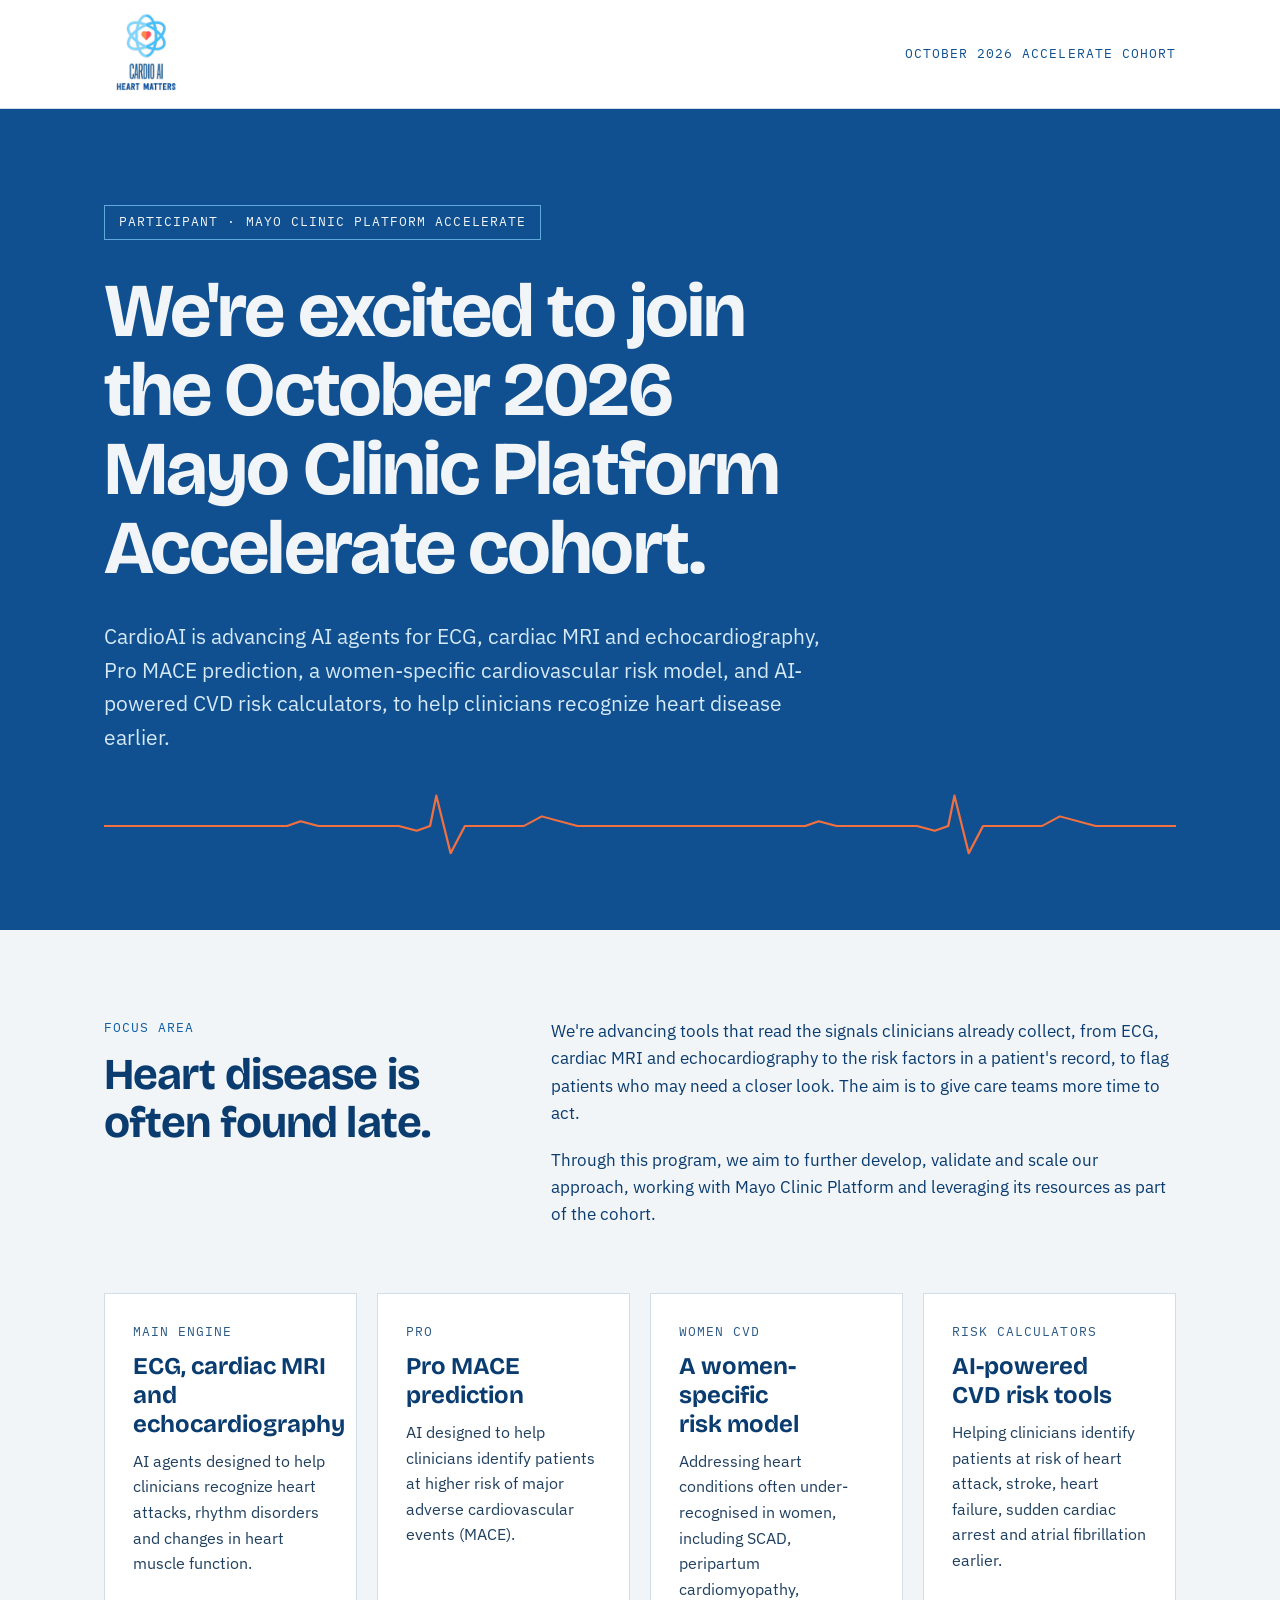
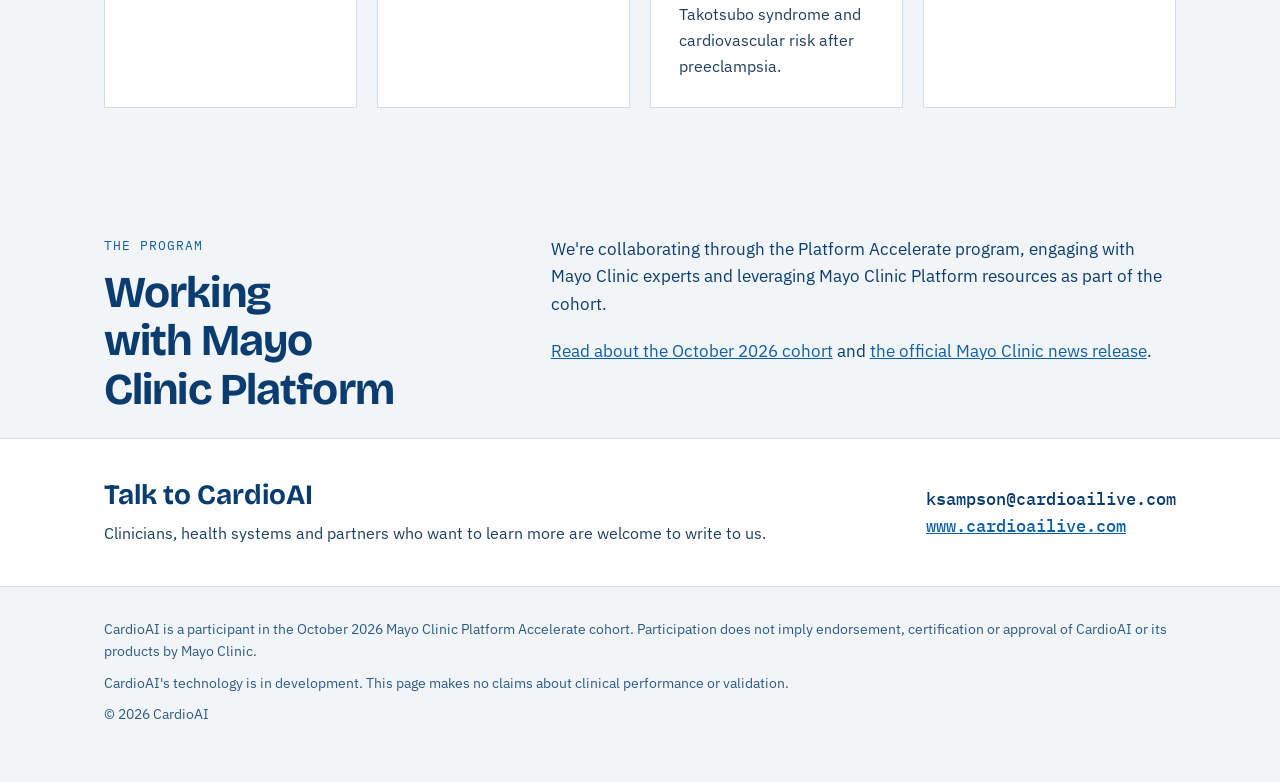
<file: backend/frontend/accelerate.html>
<!doctype html>
<html lang="en">
<head>
<meta charset="utf-8">
<meta name="viewport" content="width=device-width, initial-scale=1">
<title>CardioAI | Mayo Clinic Platform Accelerate</title>
<meta name="description" content="CardioAI is a participant in the October 2026 Mayo Clinic Platform Accelerate cohort.">
<link rel="icon" href="assets/logo.jpg">
<link rel="stylesheet" href="https://fonts.googleapis.com/css2?family=Bricolage+Grotesque:opsz,wght@12..96,500;12..96,700&family=IBM+Plex+Sans:wght@400;500;600&family=IBM+Plex+Mono:wght@400;500&display=swap">
<style>
:root{--deep:#105090;--ink:#0A3C70;--sky:#40B0F0;--heart:#F2703F;--ground:#F2F5F7;--line:#D3DDE6;--muted:#2D5A85;--body:#1F3F5E}
*{box-sizing:border-box}
body{margin:0;background:var(--ground);color:var(--ink);font-family:'IBM Plex Sans',system-ui,sans-serif;font-size:17px;line-height:1.6}
.wrap{max-width:1200px;margin:0 auto;padding-left:max(16px,5vw);padding-right:max(16px,5vw)}
.mono{font-family:'IBM Plex Mono',monospace;font-size:13px;letter-spacing:.08em;text-transform:uppercase}
h1,h2,h3{font-family:'Bricolage Grotesque',system-ui,sans-serif;text-wrap:balance;margin:0}
.bar{background:#fff;border-bottom:1px solid var(--line)}
.bar .wrap{display:flex;flex-wrap:wrap;gap:8px 32px;align-items:center;justify-content:space-between;padding-top:10px;padding-bottom:10px}
.bar img{height:88px;width:88px;display:block;object-fit:contain}
.bar .mono{color:var(--deep)}
.hero{background:var(--deep);color:var(--ground)}
.hero .wrap{padding-top:clamp(48px,8vw,96px);padding-bottom:clamp(40px,6vw,72px);display:flex;flex-direction:column;gap:32px}
.chip{align-self:flex-start;border:1px solid #5FA9DD;padding:6px 14px}
.hero h1{max-width:880px;font-weight:700;font-size:clamp(36px,6.4vw,76px);line-height:1.04;letter-spacing:-.025em}
.hero p{margin:0;max-width:720px;font-size:clamp(18px,2.2vw,21px);color:#D5E9F7}
.ecg{width:100%;height:72px;display:block}
.two{display:flex;flex-wrap:wrap;gap:32px 64px;padding-top:clamp(48px,7vw,88px);padding-bottom:24px}
.two>div:first-child{flex:1 1 280px;min-width:0}
.two>div:last-child{flex:2 1 420px;min-width:0;display:flex;flex-direction:column;gap:20px}
.two p{margin:0}
.eyebrow{color:#0E5FA8}
.two h2{margin-top:12px;font-weight:700;font-size:clamp(28px,4vw,44px);line-height:1.1;letter-spacing:-.02em}
.cards{display:flex;flex-wrap:wrap;gap:20px;padding-top:40px;padding-bottom:40px}
.card{flex:1 1 240px;min-width:0;background:#fff;border:1px solid var(--line);padding:28px;display:flex;flex-direction:column;gap:10px}
.card .mono{color:var(--muted)}
.card h3{font-weight:700;font-size:24px;line-height:1.2}
.card p{margin:0;color:var(--body);font-size:16px}
.contact{background:#fff;border-top:1px solid var(--line);border-bottom:1px solid var(--line)}
.contact .wrap{padding-top:40px;padding-bottom:40px;display:flex;flex-wrap:wrap;gap:20px 64px;align-items:center;justify-content:space-between}
.contact h2{font-weight:700;font-size:28px;line-height:1.2}
.contact p{margin:8px 0 0;color:var(--body);font-size:16px}
.mail{font-family:'IBM Plex Mono',monospace;font-size:17px;font-weight:500;overflow-wrap:anywhere}
.fine{padding-top:32px;padding-bottom:56px;display:flex;flex-direction:column;gap:10px;color:var(--muted);font-size:14px;line-height:1.55}
.fine p{margin:0}
a{color:#0E5FA8}
a:focus-visible{outline:3px solid var(--sky);outline-offset:2px}
</style>
</head>
<body>
<header class="bar"><div class="wrap">
<img src="assets/logo.jpg" alt="CardioAI Heart Matters">
<div class="mono">October 2026 Accelerate cohort</div>
</div></header>

<main>
<section class="hero"><div class="wrap">
<div class="chip mono">Participant · Mayo Clinic Platform Accelerate</div>
<h1>We're excited to join the October 2026 Mayo Clinic Platform Accelerate cohort.</h1>
<p>CardioAI is advancing AI agents for ECG, cardiac MRI and echocardiography, Pro MACE prediction, a women-specific cardiovascular risk model, and AI-powered CVD risk calculators, to help clinicians recognize heart disease earlier.</p>
<svg class="ecg" viewBox="0 0 1200 90" preserveAspectRatio="none" aria-hidden="true"><polyline fill="none" stroke="#F2703F" stroke-width="2.5" stroke-linejoin="round" stroke-linecap="round" points="0,50 180,50 205,50 220,44 240,50 330,50 350,56 365,50 372,12 388,84 404,50 430,50 470,50 490,38 530,50 760,50 785,50 800,44 820,50 910,50 930,56 945,50 952,12 968,84 984,50 1010,50 1050,50 1070,38 1110,50 1200,50"/></svg>
</div></section>

<section class="wrap two">
<div><div class="mono eyebrow">Focus area</div><h2>Heart disease is often found late.</h2></div>
<div>
<p>We're advancing tools that read the signals clinicians already collect, from ECG, cardiac MRI and echocardiography to the risk factors in a patient's record, to flag patients who may need a closer look. The aim is to give care teams more time to act.</p>
<p>Through this program, we aim to further develop, validate and scale our approach, working with Mayo Clinic Platform and leveraging its resources as part of the cohort.</p>
</div>
</section>

<section class="wrap cards">
<div class="card"><div class="mono">Main Engine</div><h3>ECG, cardiac MRI and echocardiography</h3><p>AI agents designed to help clinicians recognize heart attacks, rhythm disorders and changes in heart muscle function.</p></div>
<div class="card"><div class="mono">Pro</div><h3>Pro MACE prediction</h3><p>AI designed to help clinicians identify patients at higher risk of major adverse cardiovascular events (MACE).</p></div>
<div class="card"><div class="mono">Women CVD</div><h3>A women-specific risk model</h3><p>Addressing heart conditions often under-recognised in women, including SCAD, peripartum cardiomyopathy, Takotsubo syndrome and cardiovascular risk after preeclampsia.</p></div>
<div class="card"><div class="mono">Risk calculators</div><h3>AI-powered CVD risk tools</h3><p>Helping clinicians identify patients at risk of heart attack, stroke, heart failure, sudden cardiac arrest and atrial fibrillation earlier.</p></div>
</section>

<section class="wrap two">
<div><div class="mono eyebrow">The program</div><h2>Working with Mayo Clinic Platform</h2></div>
<div>
<p>We're collaborating through the Platform Accelerate program, engaging with Mayo Clinic experts and leveraging Mayo Clinic Platform resources as part of the cohort.</p>
<p><a href="https://www.mayoclinicplatform.org/focus-areas/digital-health/accelerate/accelerate-october-2026-cohort/" target="_blank" rel="noopener">Read about the October 2026 cohort</a> and <a href="https://newsnetwork.mayoclinic.org/discussion/mayo-clinic-platform-accelerate-welcomes-its-largest-cohort-of-digital-health-companies/" target="_blank" rel="noopener">the official Mayo Clinic news release</a>.</p>
</div>
</section>

<section class="contact"><div class="wrap">
<div><h2>Talk to CardioAI</h2><p>Clinicians, health systems and partners who want to learn more are welcome to write to us.</p></div>
<div class="mail">ksampson@cardioailive.com<br><a href="https://www.cardioailive.com" target="_blank" rel="noopener">www.cardioailive.com</a></div>
</div></section>
</main>

<footer class="wrap fine">
<p>CardioAI is a participant in the October 2026 Mayo Clinic Platform Accelerate cohort. Participation does not imply endorsement, certification or approval of CardioAI or its products by Mayo Clinic.</p>
<p>CardioAI's technology is in development. This page makes no claims about clinical performance or validation.</p>
<p>&copy; 2026 CardioAI</p>
</footer>
</body>
</html>
</file>
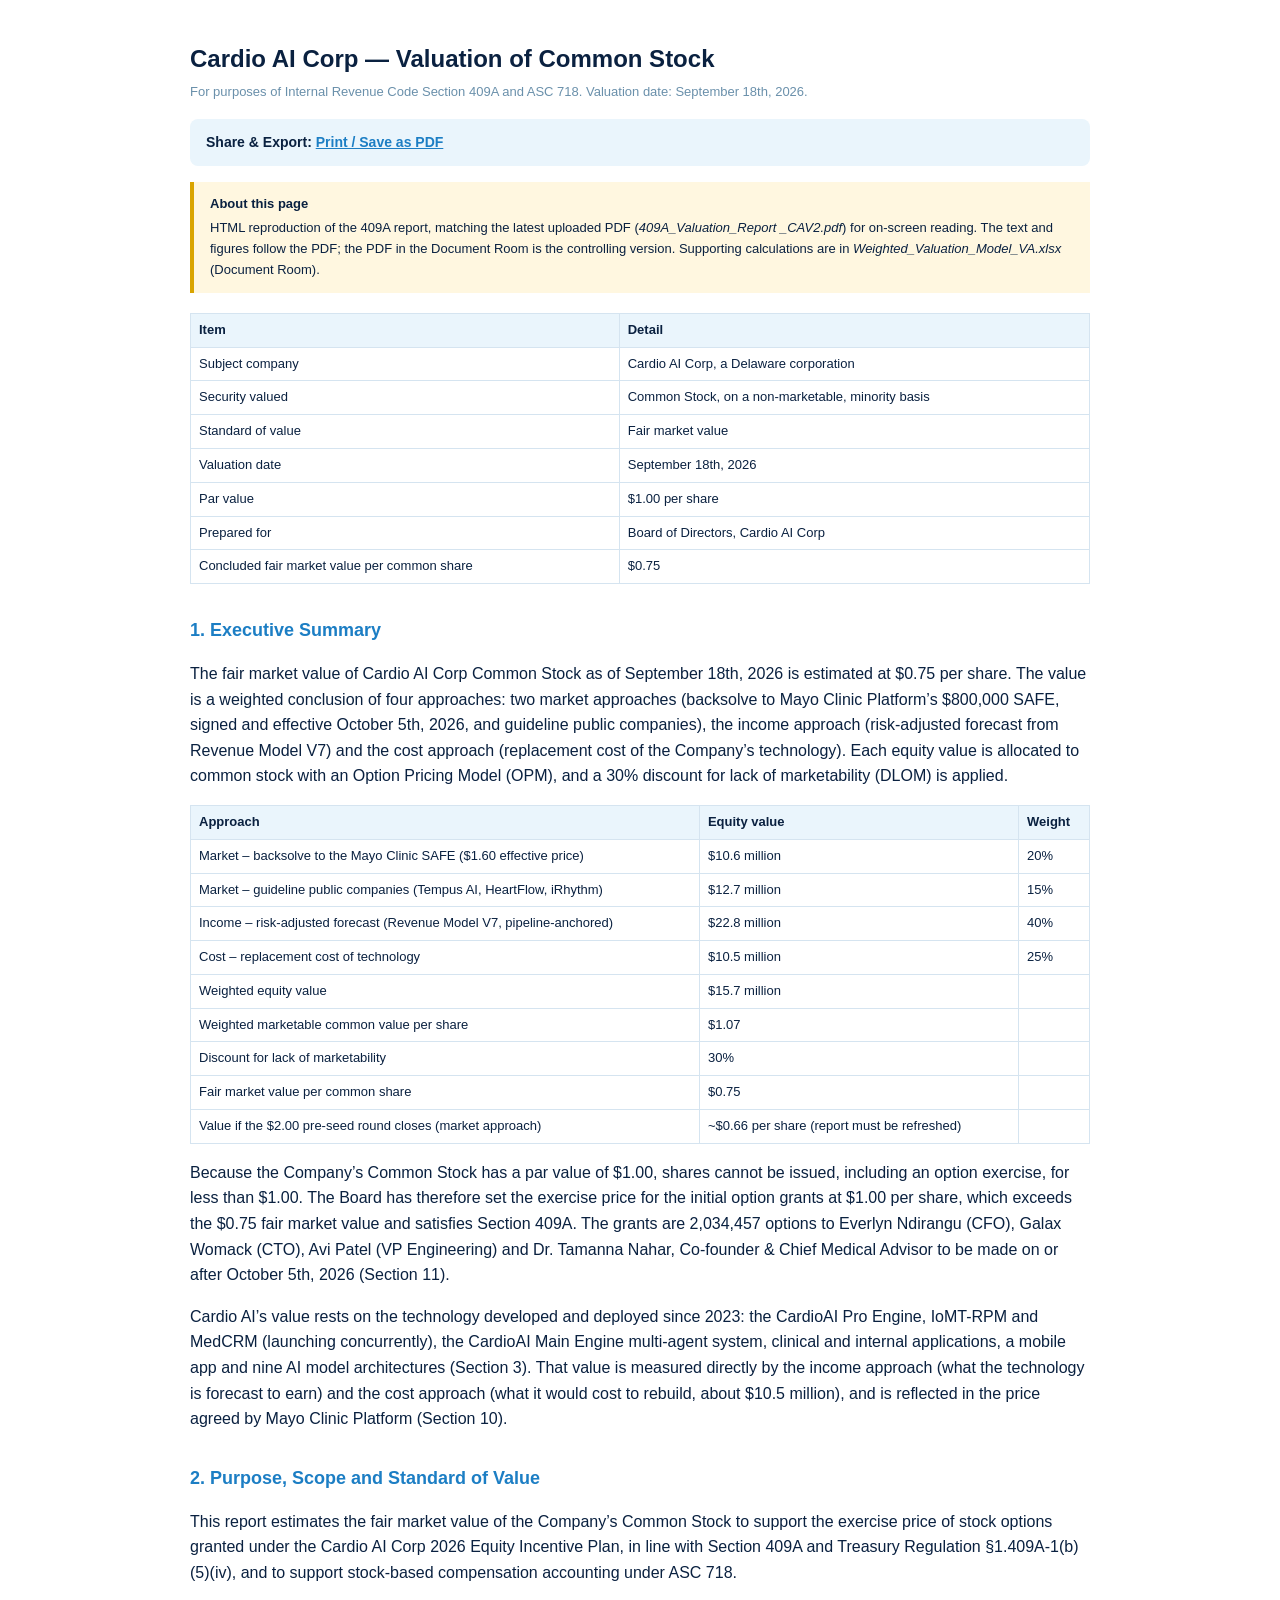
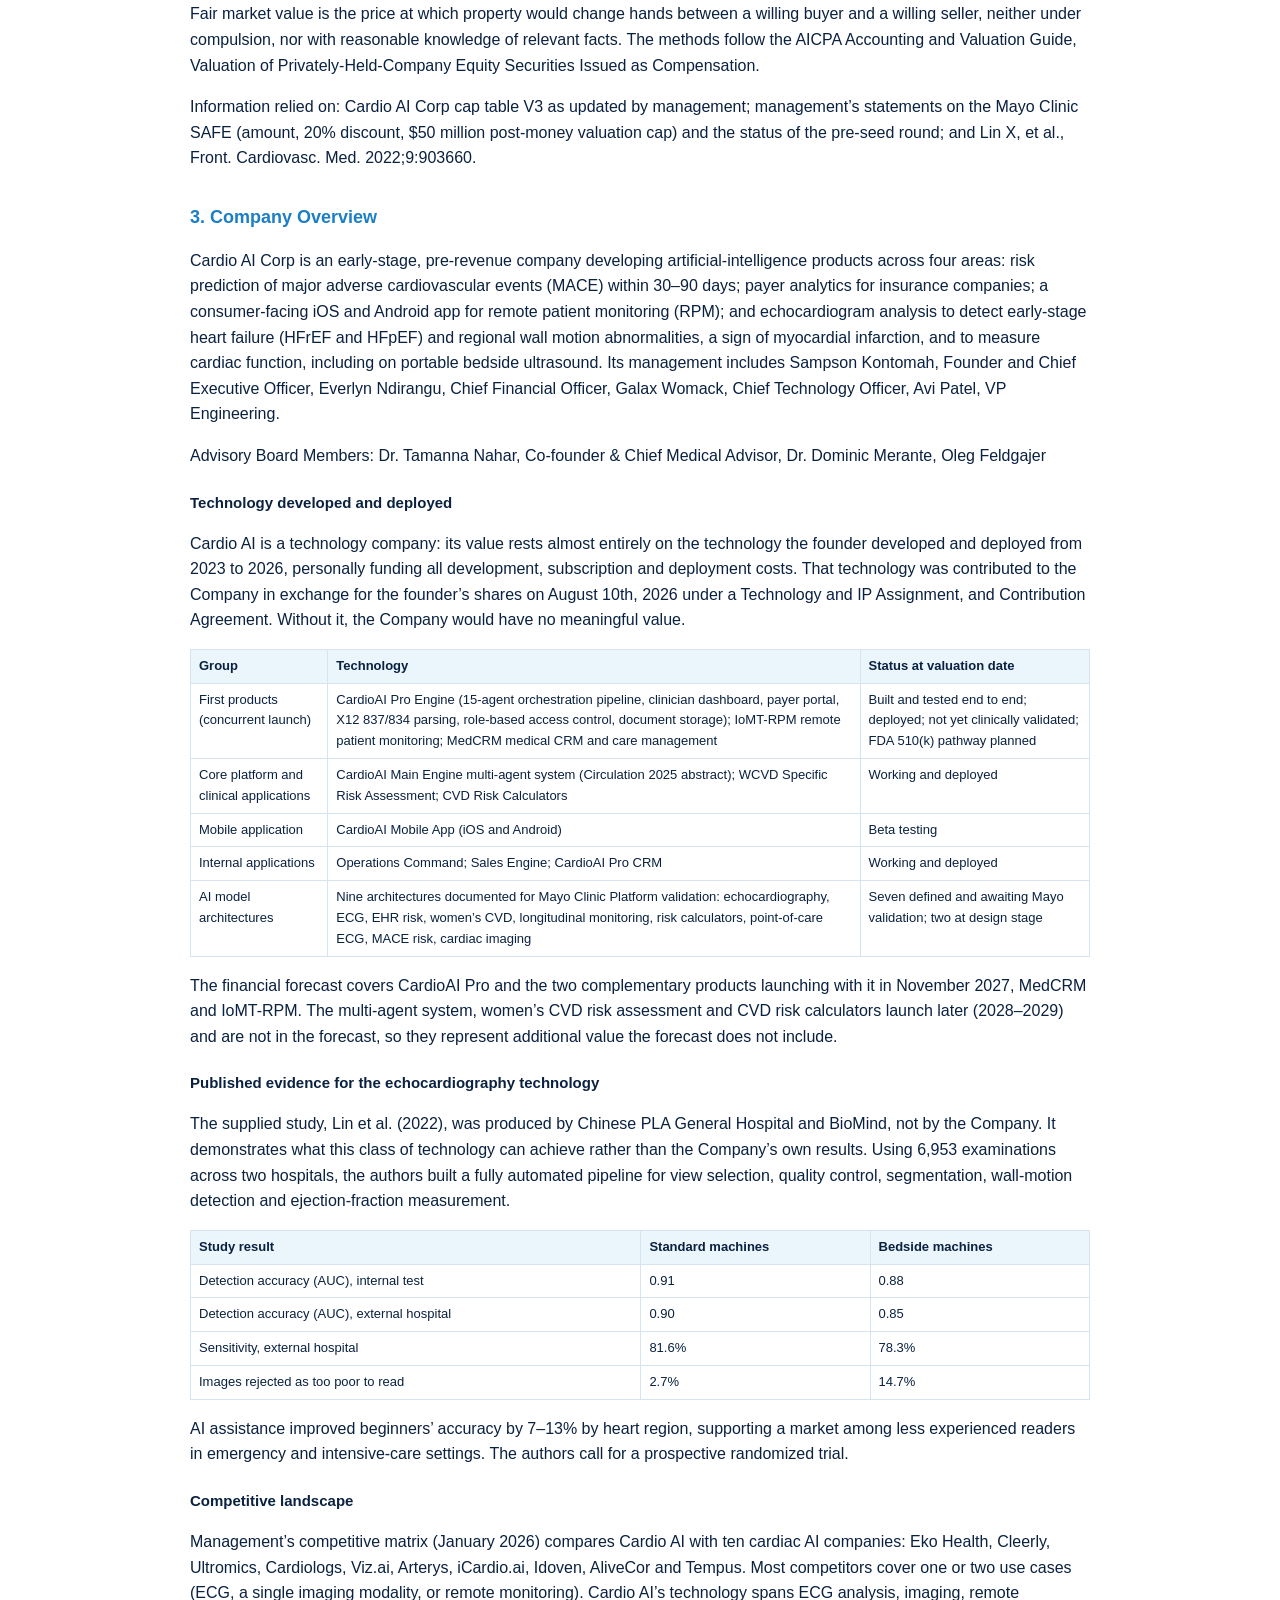
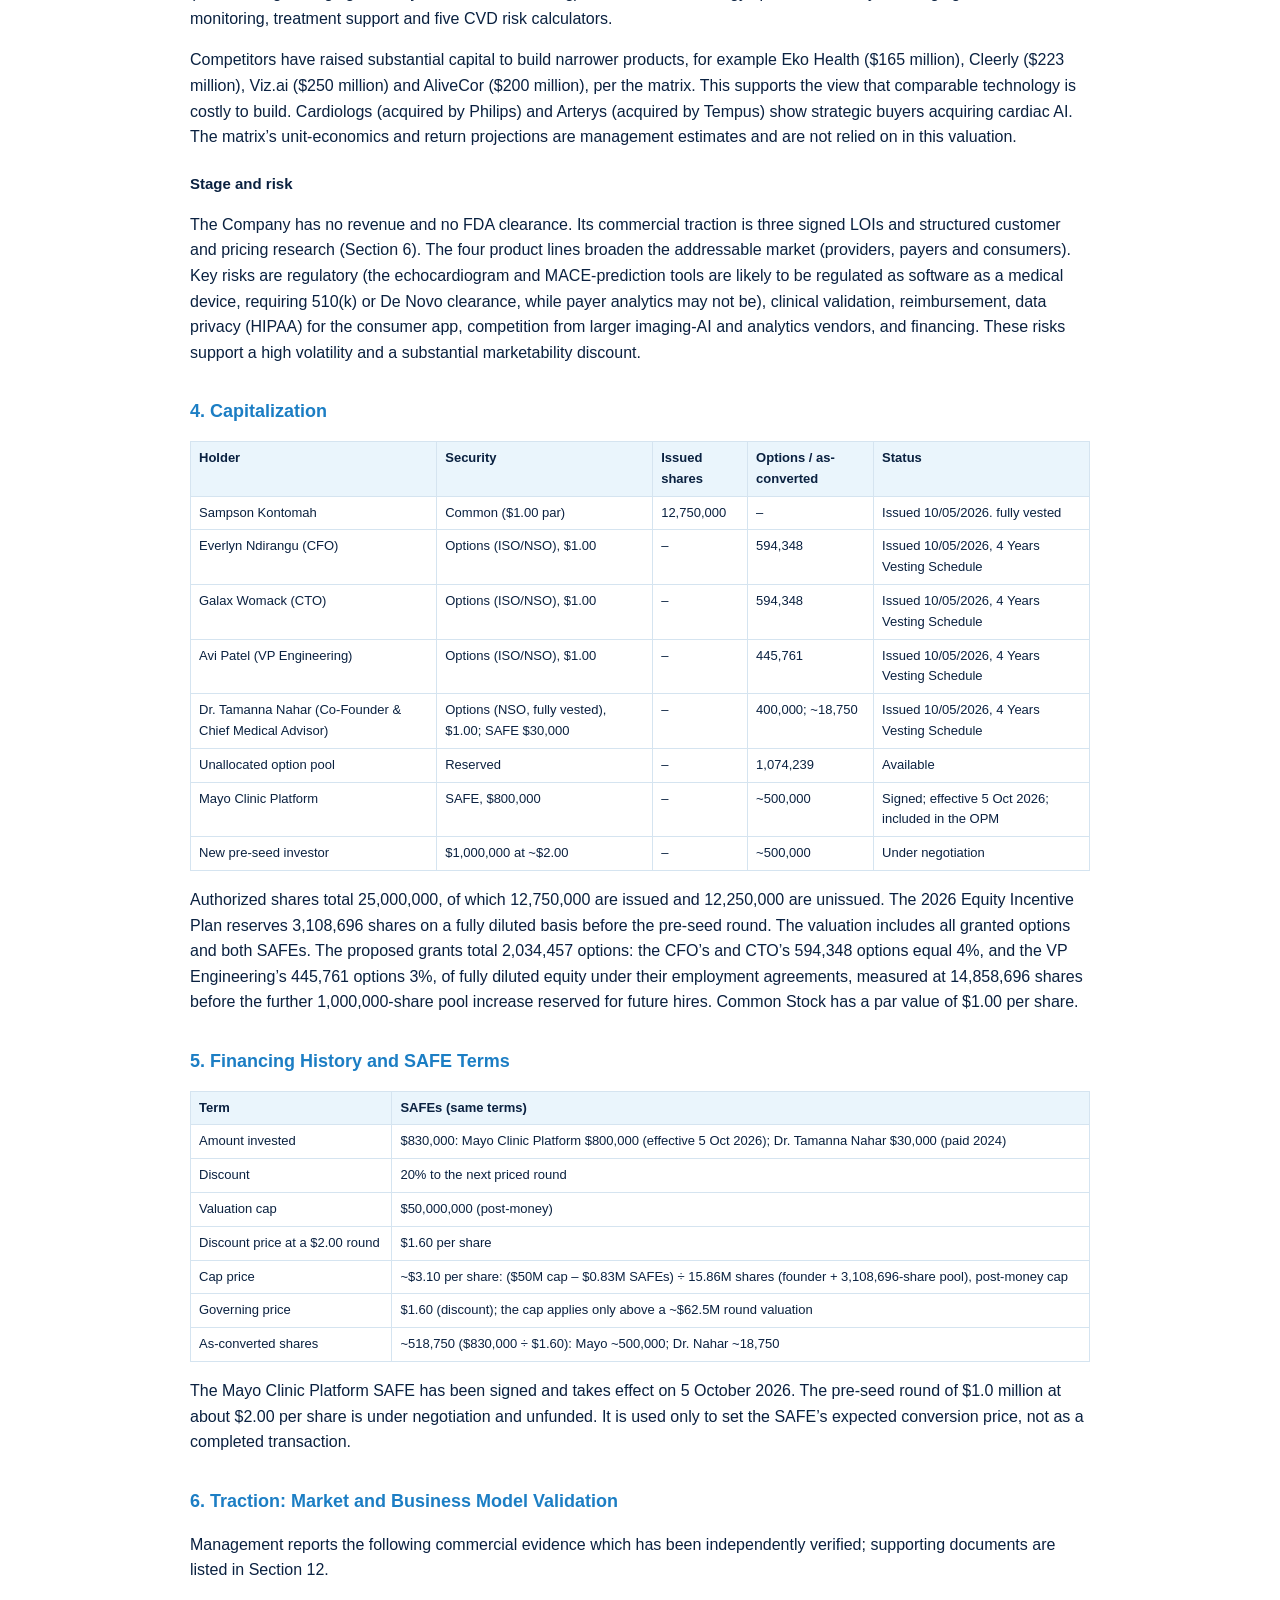
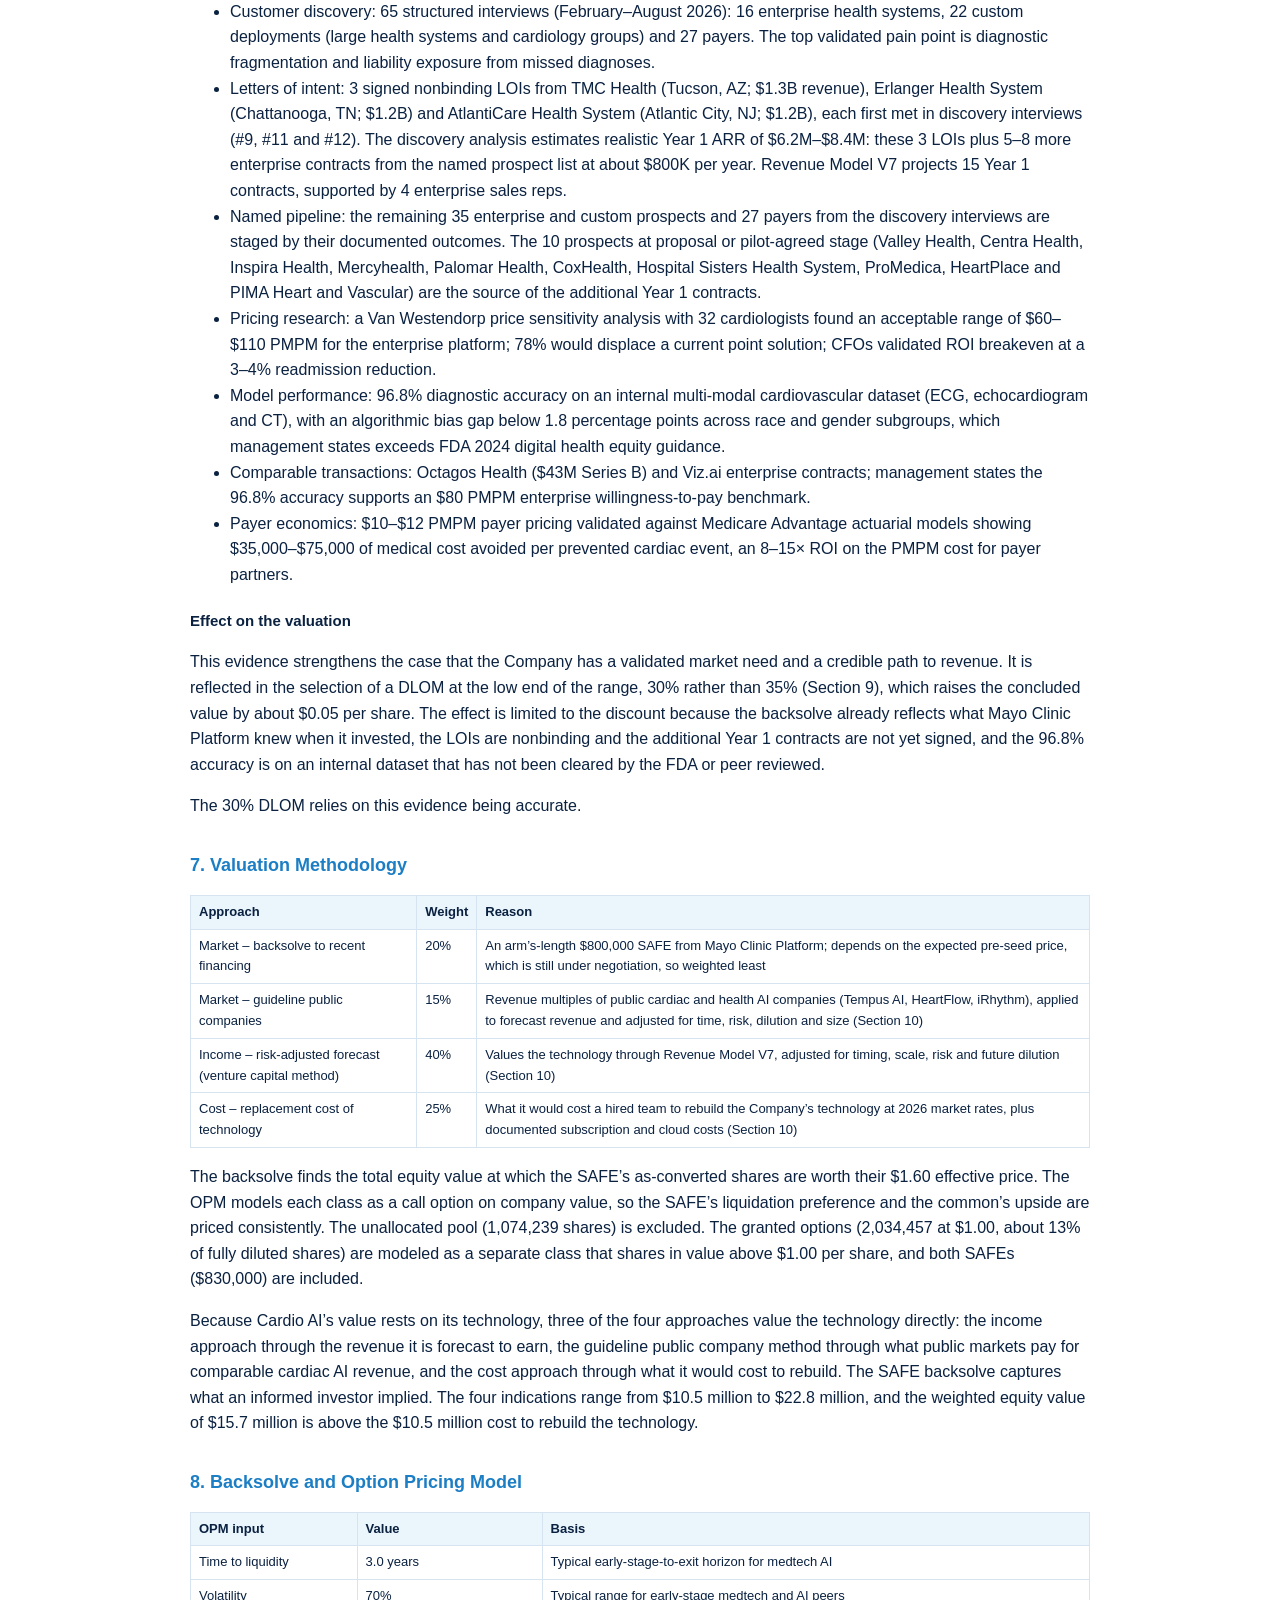
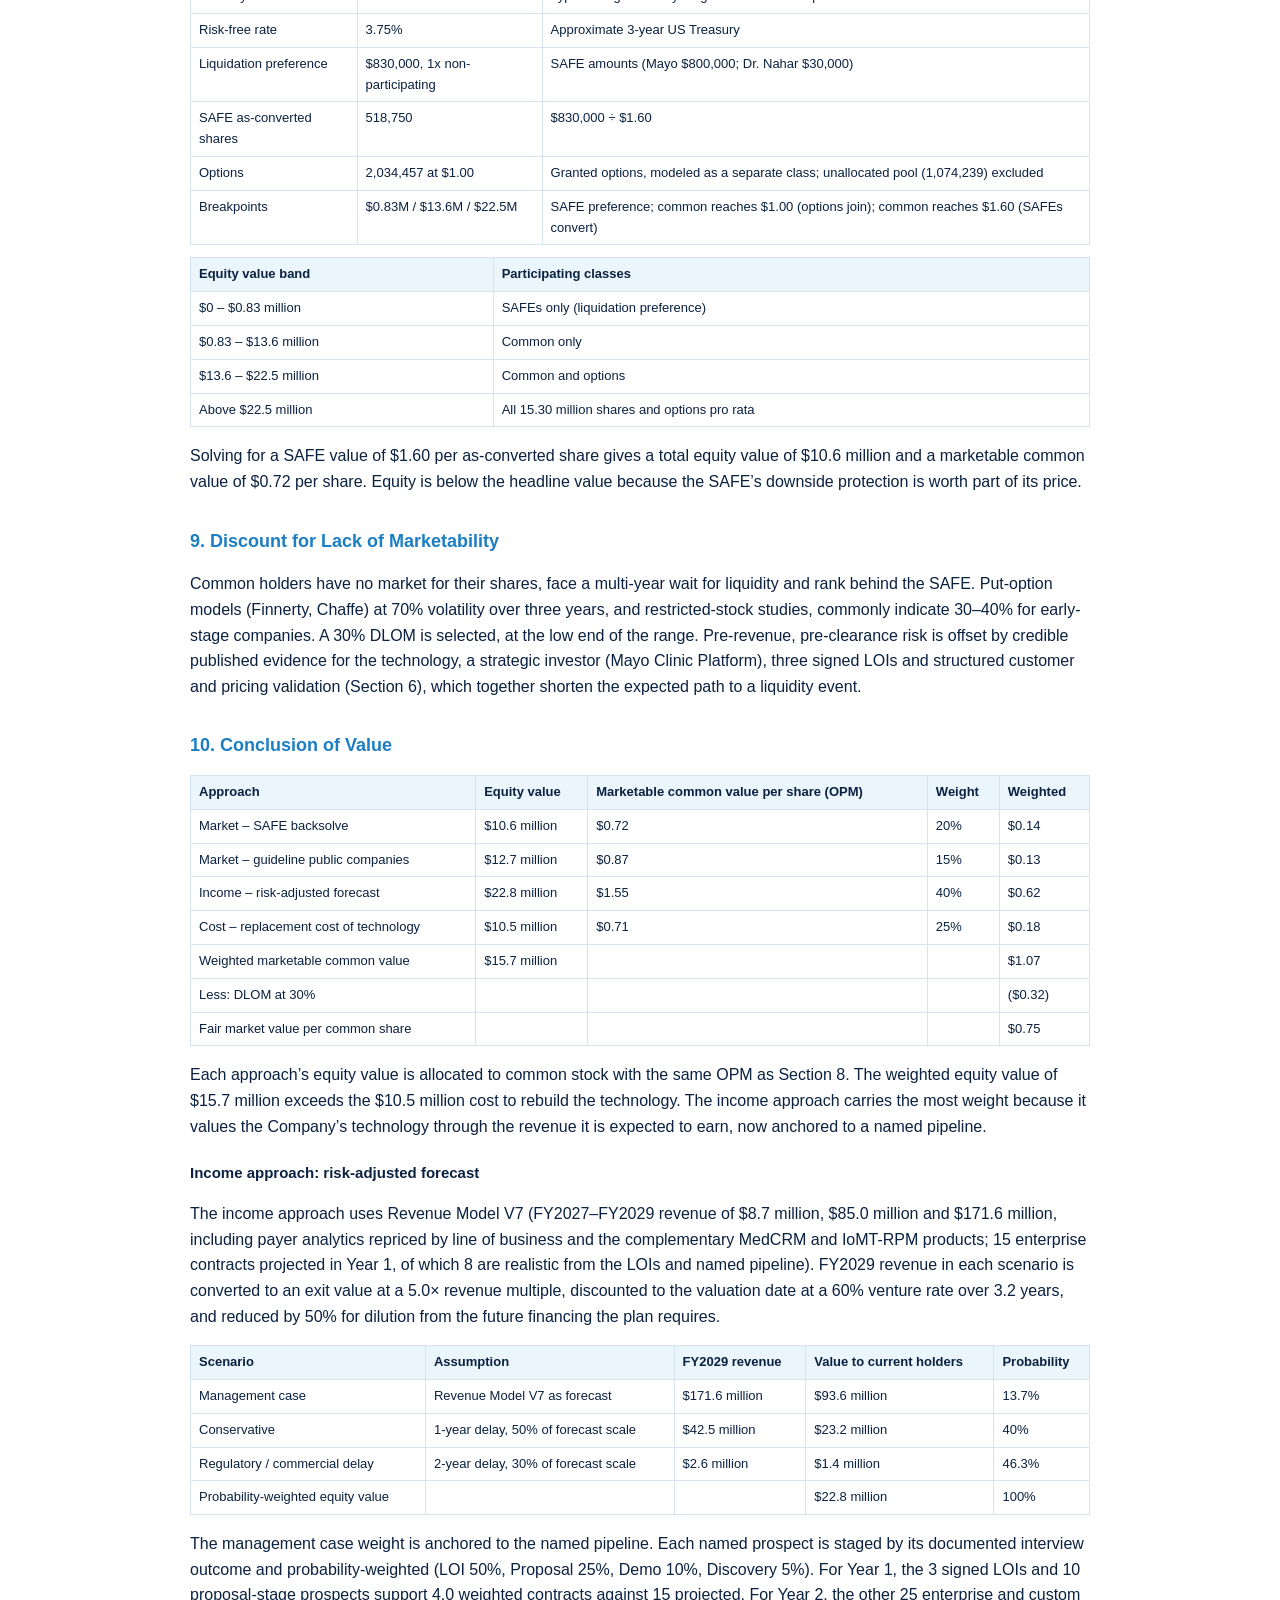
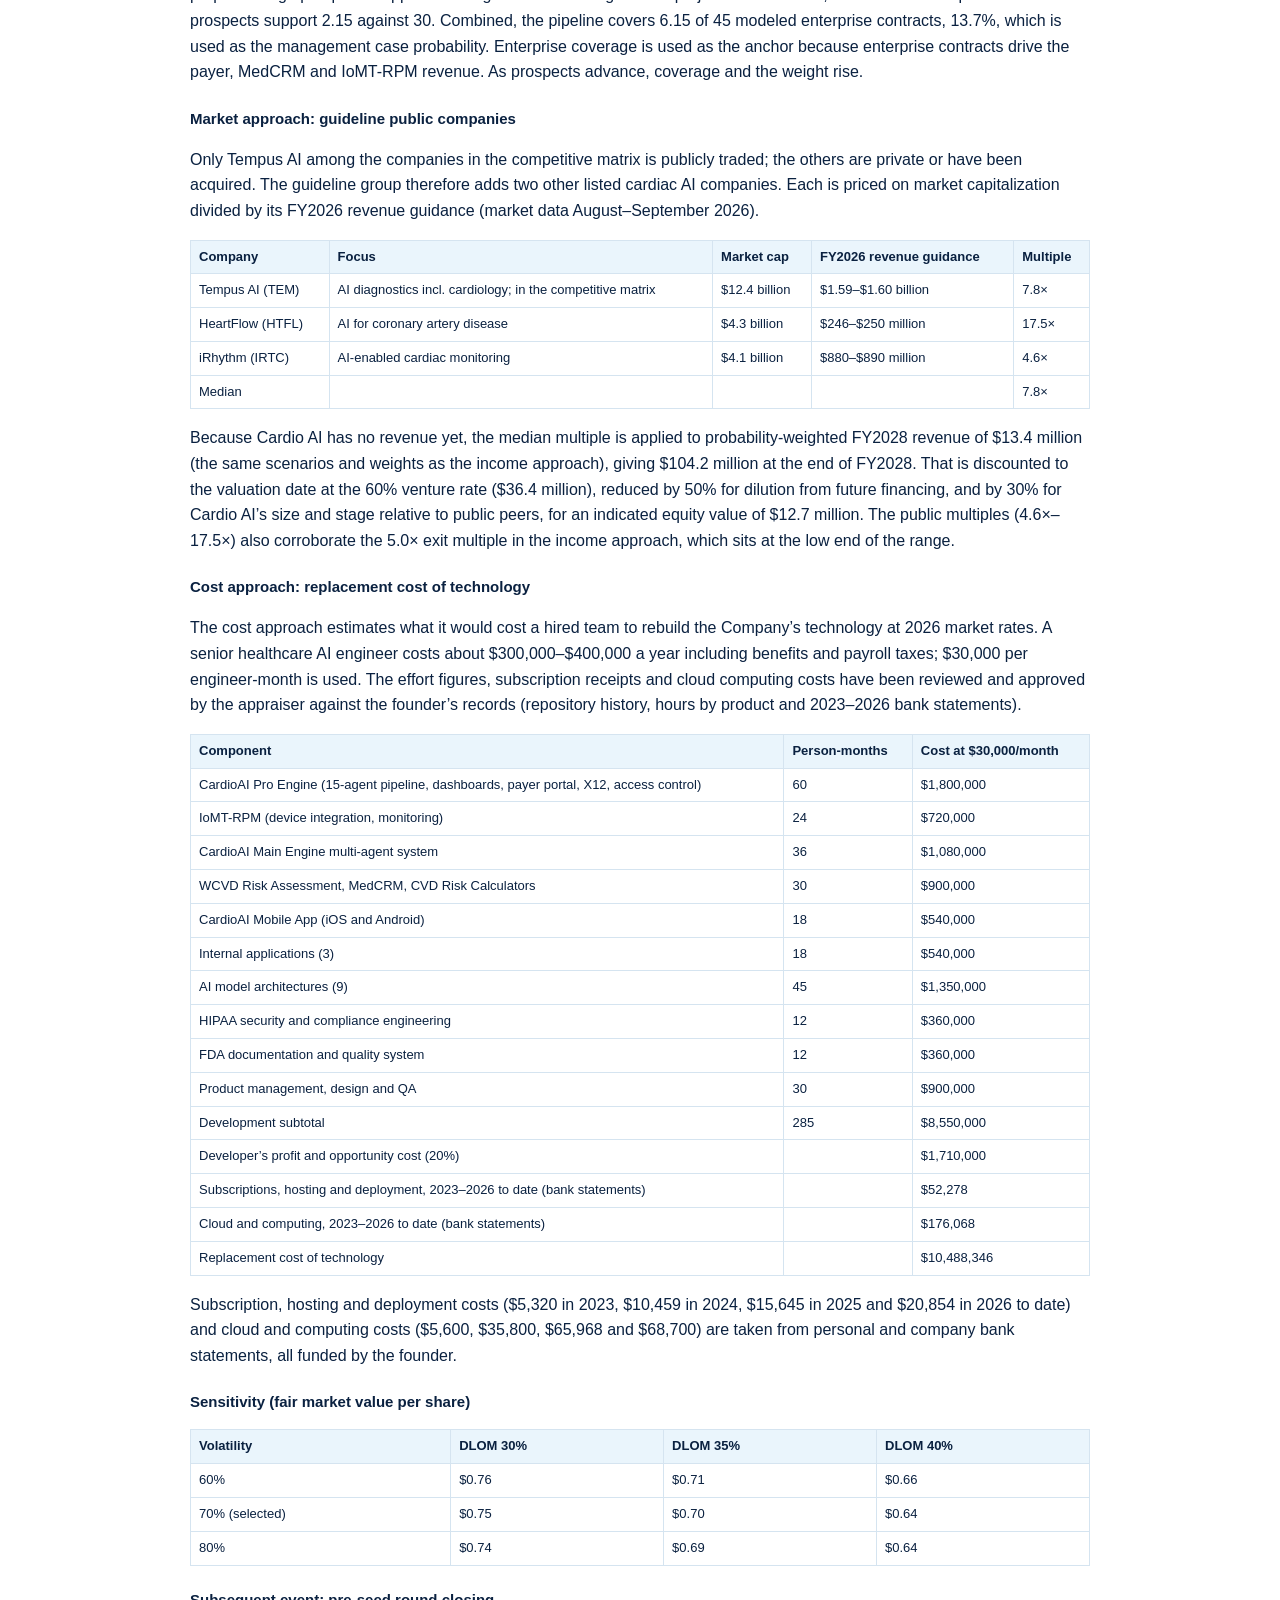
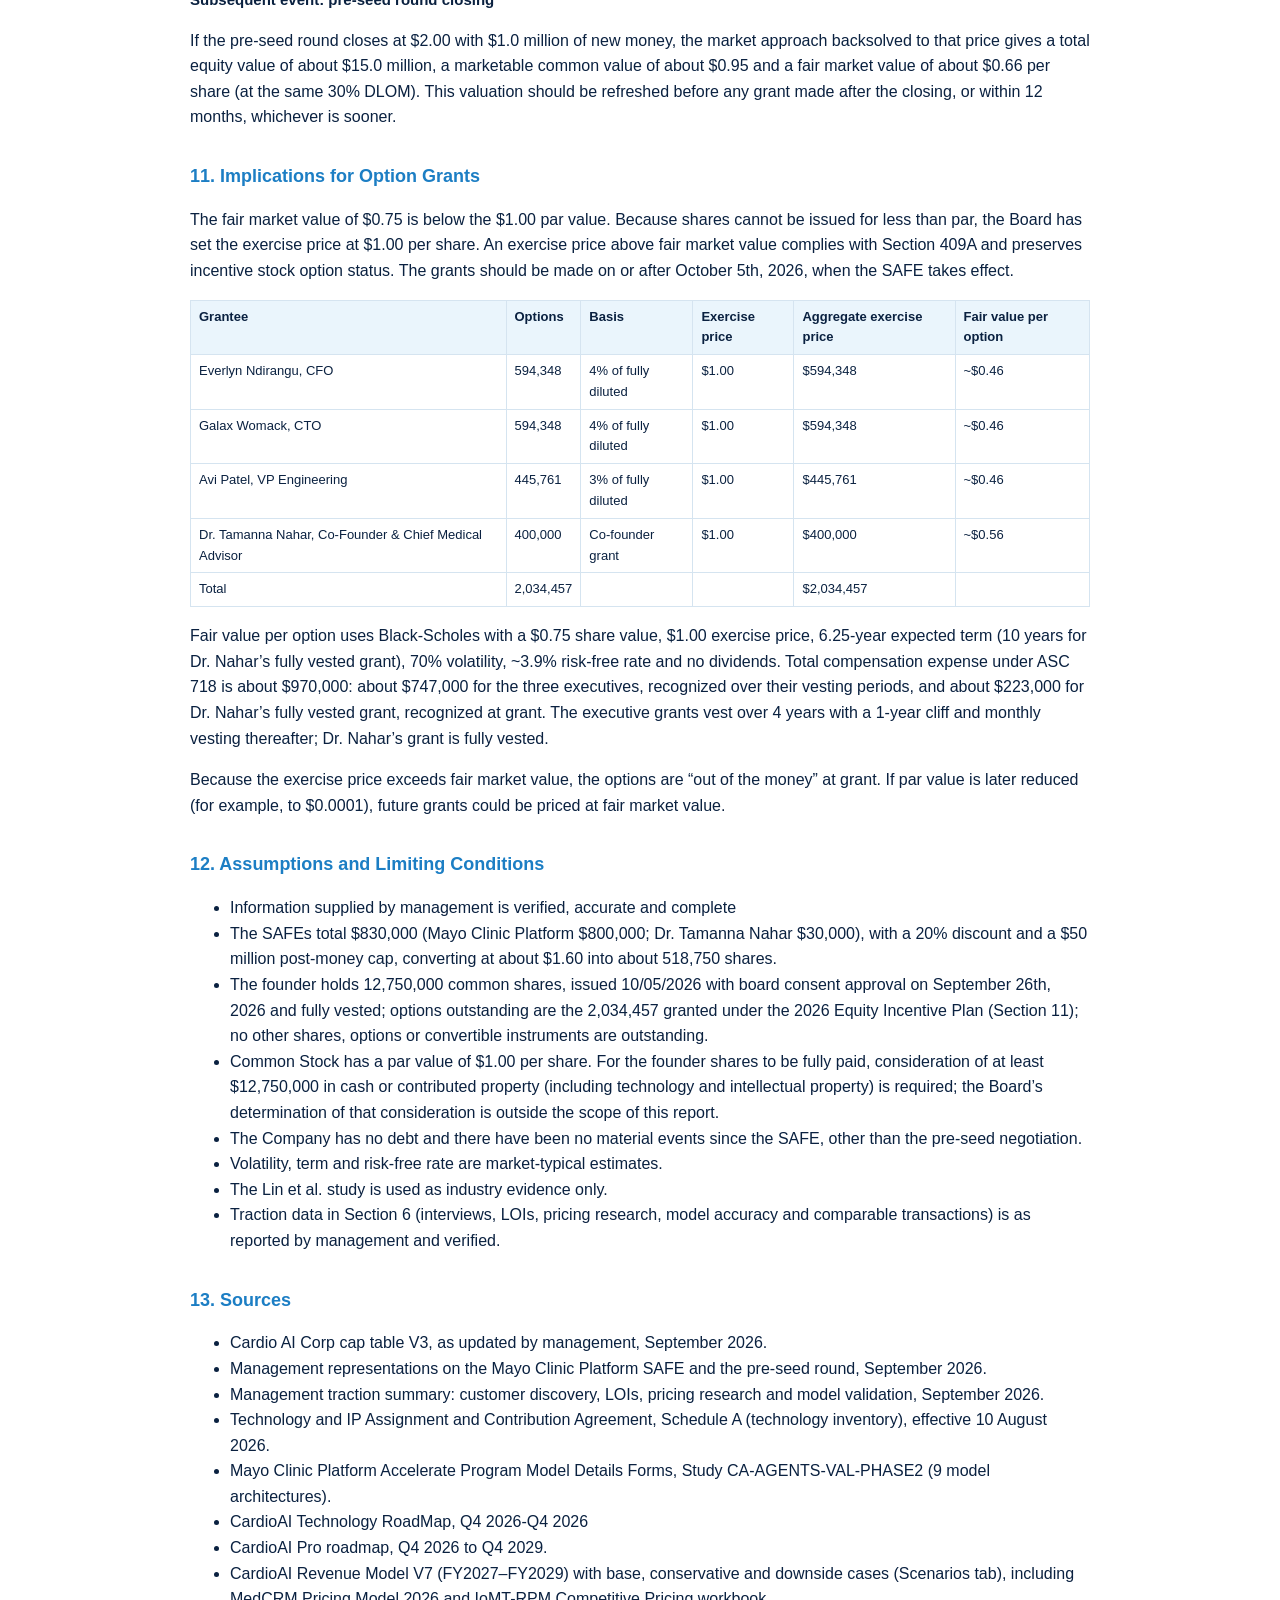
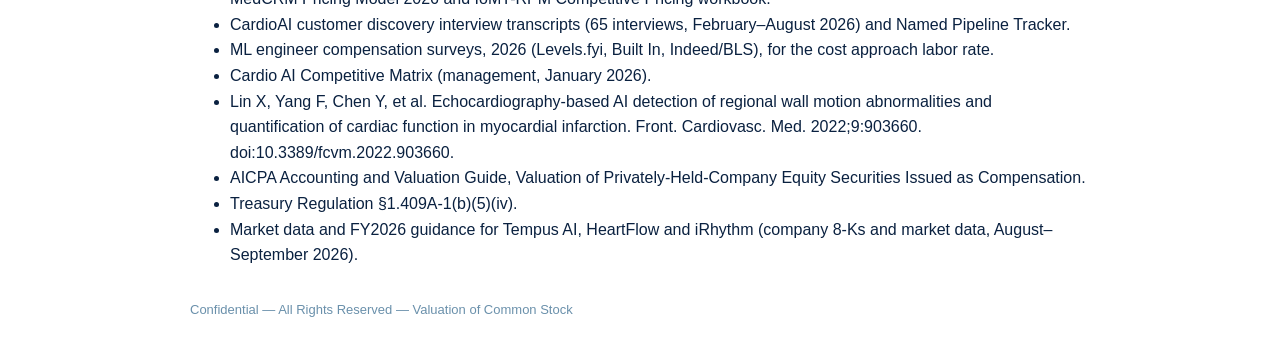
<file: backend/private/409a-valuation-report.html>
<!DOCTYPE html>
<html lang="en"><head><meta charset="UTF-8"><meta name="viewport" content="width=device-width,initial-scale=1"><title>Cardio AI Corp — 409A Valuation Report</title><style>body{max-width:900px;margin:40px auto;padding:0 24px;font-family:Arial,sans-serif;color:#0A2140;line-height:1.6}
h1{font-size:24px;margin-bottom:4px}h2{font-size:18px;margin-top:32px;color:#1C7EC4}h3{font-size:15px;margin-top:22px}
.meta{font-size:13px;color:#6A90AB;margin-top:0}
table{border-collapse:collapse;width:100%;font-size:13px;margin:12px 0}th,td{border:1px solid #D5E4F0;padding:6px 8px;text-align:left;vertical-align:top}th{background:#EAF5FC}
.share{background:#EAF5FC;border-radius:8px;padding:12px 16px;font-size:14px;margin:16px 0}.share a{color:#1C7EC4;font-weight:600}
.notice{background:#FFF7E0;border-left:4px solid #D9A400;padding:12px 16px;font-size:13px;margin-bottom:20px}.notice strong{display:block;margin-bottom:4px}
@media print{.share{display:none}body{margin:0}}</style></head><body>
<h1>Cardio AI Corp — Valuation of Common Stock</h1>
<p class="meta">For purposes of Internal Revenue Code Section 409A and ASC 718. Valuation date: September 18th, 2026.</p>
<div class="share"><strong>Share &amp; Export:</strong> <a href="print" onclick="window.print();return false;">Print / Save as PDF</a></div>
<div class="notice"><strong>About this page</strong>HTML reproduction of the 409A report, matching the latest uploaded PDF (<em>409A_Valuation_Report _CAV2.pdf</em>) for on-screen reading. The text and figures follow the PDF; the PDF in the Document Room is the controlling version. Supporting calculations are in <em>Weighted_Valuation_Model_VA.xlsx</em> (Document Room).</div>
<table class=""><thead><tr><th>Item</th><th>Detail</th></tr></thead><tbody><tr><td>Subject company</td><td>Cardio AI Corp, a Delaware corporation</td></tr><tr><td>Security valued</td><td>Common Stock, on a non-marketable, minority basis</td></tr><tr><td>Standard of value</td><td>Fair market value</td></tr><tr><td>Valuation date</td><td>September 18th, 2026</td></tr><tr><td>Par value</td><td>$1.00 per share</td></tr><tr><td>Prepared for</td><td>Board of Directors, Cardio AI Corp</td></tr><tr><td>Concluded fair market value per common share</td><td>$0.75</td></tr></tbody></table>
<h2>1. Executive Summary</h2>
<p>The fair market value of Cardio AI Corp Common Stock as of September 18th, 2026 is estimated at $0.75 per share. The value is a weighted conclusion of four approaches: two market approaches (backsolve to Mayo Clinic Platform’s $800,000 SAFE, signed and effective October 5th, 2026, and guideline public companies), the income approach (risk-adjusted forecast from Revenue Model V7) and the cost approach (replacement cost of the Company’s technology). Each equity value is allocated to common stock with an Option Pricing Model (OPM), and a 30% discount for lack of marketability (DLOM) is applied.</p>
<table class=""><thead><tr><th>Approach</th><th>Equity value</th><th>Weight</th></tr></thead><tbody><tr><td>Market – backsolve to the Mayo Clinic SAFE ($1.60 effective price)</td><td>$10.6 million</td><td>20%</td></tr><tr><td>Market – guideline public companies (Tempus AI, HeartFlow, iRhythm)</td><td>$12.7 million</td><td>15%</td></tr><tr><td>Income – risk-adjusted forecast (Revenue Model V7, pipeline-anchored)</td><td>$22.8 million</td><td>40%</td></tr><tr><td>Cost – replacement cost of technology</td><td>$10.5 million</td><td>25%</td></tr><tr><td>Weighted equity value</td><td>$15.7 million</td><td></td></tr><tr><td>Weighted marketable common value per share</td><td>$1.07</td><td></td></tr><tr><td>Discount for lack of marketability</td><td>30%</td><td></td></tr><tr><td>Fair market value per common share</td><td>$0.75</td><td></td></tr><tr><td>Value if the $2.00 pre-seed round closes (market approach)</td><td>~$0.66 per share (report must be refreshed)</td><td></td></tr></tbody></table>
<p>Because the Company’s Common Stock has a par value of $1.00, shares cannot be issued, including an option exercise, for less than $1.00. The Board has therefore set the exercise price for the initial option grants at $1.00 per share, which exceeds the $0.75 fair market value and satisfies Section 409A. The grants are 2,034,457 options to Everlyn Ndirangu (CFO), Galax Womack (CTO), Avi Patel (VP Engineering) and Dr. Tamanna Nahar, Co-founder &amp; Chief Medical Advisor to be made on or after October 5th, 2026 (Section 11).</p>
<p>Cardio AI’s value rests on the technology developed and deployed since 2023: the CardioAI Pro Engine, IoMT-RPM and MedCRM (launching concurrently), the CardioAI Main Engine multi-agent system, clinical and internal applications, a mobile app and nine AI model architectures (Section 3). That value is measured directly by the income approach (what the technology is forecast to earn) and the cost approach (what it would cost to rebuild, about $10.5 million), and is reflected in the price agreed by Mayo Clinic Platform (Section 10).</p>
<h2>2. Purpose, Scope and Standard of Value</h2>
<p>This report estimates the fair market value of the Company’s Common Stock to support the exercise price of stock options granted under the Cardio AI Corp 2026 Equity Incentive Plan, in line with Section 409A and Treasury Regulation §1.409A-1(b)(5)(iv), and to support stock-based compensation accounting under ASC 718.</p>
<p>Fair market value is the price at which property would change hands between a willing buyer and a willing seller, neither under compulsion, nor with reasonable knowledge of relevant facts. The methods follow the AICPA Accounting and Valuation Guide, Valuation of Privately-Held-Company Equity Securities Issued as Compensation.</p>
<p>Information relied on: Cardio AI Corp cap table V3 as updated by management; management’s statements on the Mayo Clinic SAFE (amount, 20% discount, $50 million post-money valuation cap) and the status of the pre-seed round; and Lin X, et al., Front. Cardiovasc. Med. 2022;9:903660.</p>
<h2>3. Company Overview</h2>
<p>Cardio AI Corp is an early-stage, pre-revenue company developing artificial-intelligence products across four areas: risk prediction of major adverse cardiovascular events (MACE) within 30–90 days; payer analytics for insurance companies; a consumer-facing iOS and Android app for remote patient monitoring (RPM); and echocardiogram analysis to detect early-stage heart failure (HFrEF and HFpEF) and regional wall motion abnormalities, a sign of myocardial infarction, and to measure cardiac function, including on portable bedside ultrasound. Its management includes Sampson Kontomah, Founder and Chief Executive Officer, Everlyn Ndirangu, Chief Financial Officer, Galax Womack, Chief Technology Officer, Avi Patel, VP Engineering.</p>
<p>Advisory Board Members: Dr. Tamanna Nahar, Co-founder &amp; Chief Medical Advisor, Dr. Dominic Merante, Oleg Feldgajer</p>
<h3>Technology developed and deployed</h3>
<p>Cardio AI is a technology company: its value rests almost entirely on the technology the founder developed and deployed from 2023 to 2026, personally funding all development, subscription and deployment costs. That technology was contributed to the Company in exchange for the founder’s shares on August 10th, 2026 under a Technology and IP Assignment, and Contribution Agreement. Without it, the Company would have no meaningful value.</p>
<table class=""><thead><tr><th>Group</th><th>Technology</th><th>Status at valuation date</th></tr></thead><tbody><tr><td>First products (concurrent launch)</td><td>CardioAI Pro Engine (15-agent orchestration pipeline, clinician dashboard, payer portal, X12 837/834 parsing, role-based access control, document storage); IoMT-RPM remote patient monitoring; MedCRM medical CRM and care management</td><td>Built and tested end to end; deployed; not yet clinically validated; FDA 510(k) pathway planned</td></tr><tr><td>Core platform and clinical applications</td><td>CardioAI Main Engine multi-agent system (Circulation 2025 abstract); WCVD Specific Risk Assessment; CVD Risk Calculators</td><td>Working and deployed</td></tr><tr><td>Mobile application</td><td>CardioAI Mobile App (iOS and Android)</td><td>Beta testing</td></tr><tr><td>Internal applications</td><td>Operations Command; Sales Engine; CardioAI Pro CRM</td><td>Working and deployed</td></tr><tr><td>AI model architectures</td><td>Nine architectures documented for Mayo Clinic Platform validation: echocardiography, ECG, EHR risk, women’s CVD, longitudinal monitoring, risk calculators, point-of-care ECG, MACE risk, cardiac imaging</td><td>Seven defined and awaiting Mayo validation; two at design stage</td></tr></tbody></table>
<p>The financial forecast covers CardioAI Pro and the two complementary products launching with it in November 2027, MedCRM and IoMT-RPM. The multi-agent system, women’s CVD risk assessment and CVD risk calculators launch later (2028–2029) and are not in the forecast, so they represent additional value the forecast does not include.</p>
<h3>Published evidence for the echocardiography technology</h3>
<p>The supplied study, Lin et al. (2022), was produced by Chinese PLA General Hospital and BioMind, not by the Company. It demonstrates what this class of technology can achieve rather than the Company’s own results. Using 6,953 examinations across two hospitals, the authors built a fully automated pipeline for view selection, quality control, segmentation, wall-motion detection and ejection-fraction measurement.</p>
<table class=""><thead><tr><th>Study result</th><th>Standard machines</th><th>Bedside machines</th></tr></thead><tbody><tr><td>Detection accuracy (AUC), internal test</td><td>0.91</td><td>0.88</td></tr><tr><td>Detection accuracy (AUC), external hospital</td><td>0.90</td><td>0.85</td></tr><tr><td>Sensitivity, external hospital</td><td>81.6%</td><td>78.3%</td></tr><tr><td>Images rejected as too poor to read</td><td>2.7%</td><td>14.7%</td></tr></tbody></table>
<p>AI assistance improved beginners’ accuracy by 7–13% by heart region, supporting a market among less experienced readers in emergency and intensive-care settings. The authors call for a prospective randomized trial.</p>
<h3>Competitive landscape</h3>
<p>Management’s competitive matrix (January 2026) compares Cardio AI with ten cardiac AI companies: Eko Health, Cleerly, Ultromics, Cardiologs, Viz.ai, Arterys, iCardio.ai, Idoven, AliveCor and Tempus. Most competitors cover one or two use cases (ECG, a single imaging modality, or remote monitoring). Cardio AI’s technology spans ECG analysis, imaging, remote monitoring, treatment support and five CVD risk calculators.</p>
<p>Competitors have raised substantial capital to build narrower products, for example Eko Health ($165 million), Cleerly ($223 million), Viz.ai ($250 million) and AliveCor ($200 million), per the matrix. This supports the view that comparable technology is costly to build. Cardiologs (acquired by Philips) and Arterys (acquired by Tempus) show strategic buyers acquiring cardiac AI. The matrix’s unit-economics and return projections are management estimates and are not relied on in this valuation.</p>
<h3>Stage and risk</h3>
<p>The Company has no revenue and no FDA clearance. Its commercial traction is three signed LOIs and structured customer and pricing research (Section 6). The four product lines broaden the addressable market (providers, payers and consumers). Key risks are regulatory (the echocardiogram and MACE-prediction tools are likely to be regulated as software as a medical device, requiring 510(k) or De Novo clearance, while payer analytics may not be), clinical validation, reimbursement, data privacy (HIPAA) for the consumer app, competition from larger imaging-AI and analytics vendors, and financing. These risks support a high volatility and a substantial marketability discount.</p>
<h2>4. Capitalization</h2>
<table class=""><thead><tr><th>Holder</th><th>Security</th><th>Issued shares</th><th>Options / as-converted</th><th>Status</th></tr></thead><tbody><tr><td>Sampson Kontomah</td><td>Common ($1.00 par)</td><td>12,750,000</td><td>–</td><td>Issued 10/05/2026. fully vested</td></tr><tr><td>Everlyn Ndirangu (CFO)</td><td>Options (ISO/NSO), $1.00</td><td>–</td><td>594,348</td><td>Issued 10/05/2026, 4 Years Vesting Schedule</td></tr><tr><td>Galax Womack (CTO)</td><td>Options (ISO/NSO), $1.00</td><td>–</td><td>594,348</td><td>Issued 10/05/2026, 4 Years Vesting Schedule</td></tr><tr><td>Avi Patel (VP Engineering)</td><td>Options (ISO/NSO), $1.00</td><td>–</td><td>445,761</td><td>Issued 10/05/2026, 4 Years Vesting Schedule</td></tr><tr><td>Dr. Tamanna Nahar (Co-Founder &amp; Chief Medical Advisor)</td><td>Options (NSO, fully vested), $1.00; SAFE $30,000</td><td>–</td><td>400,000; ~18,750</td><td>Issued 10/05/2026, 4 Years Vesting Schedule</td></tr><tr><td>Unallocated option pool</td><td>Reserved</td><td>–</td><td>1,074,239</td><td>Available</td></tr><tr><td>Mayo Clinic Platform</td><td>SAFE, $800,000</td><td>–</td><td>~500,000</td><td>Signed; effective 5 Oct 2026; included in the OPM</td></tr><tr><td>New pre-seed investor</td><td>$1,000,000 at ~$2.00</td><td>–</td><td>~500,000</td><td>Under negotiation</td></tr></tbody></table>
<p>Authorized shares total 25,000,000, of which 12,750,000 are issued and 12,250,000 are unissued. The 2026 Equity Incentive Plan reserves 3,108,696 shares on a fully diluted basis before the pre-seed round. The valuation includes all granted options and both SAFEs. The proposed grants total 2,034,457 options: the CFO’s and CTO’s 594,348 options equal 4%, and the VP Engineering’s 445,761 options 3%, of fully diluted equity under their employment agreements, measured at 14,858,696 shares before the further 1,000,000-share pool increase reserved for future hires. Common Stock has a par value of $1.00 per share.</p>
<h2>5. Financing History and SAFE Terms</h2>
<table class=""><thead><tr><th>Term</th><th>SAFEs (same terms)</th></tr></thead><tbody><tr><td>Amount invested</td><td>$830,000: Mayo Clinic Platform $800,000 (effective 5 Oct 2026); Dr. Tamanna Nahar $30,000 (paid 2024)</td></tr><tr><td>Discount</td><td>20% to the next priced round</td></tr><tr><td>Valuation cap</td><td>$50,000,000 (post-money)</td></tr><tr><td>Discount price at a $2.00 round</td><td>$1.60 per share</td></tr><tr><td>Cap price</td><td>~$3.10 per share: ($50M cap – $0.83M SAFEs) ÷ 15.86M shares (founder + 3,108,696-share pool), post-money cap</td></tr><tr><td>Governing price</td><td>$1.60 (discount); the cap applies only above a ~$62.5M round valuation</td></tr><tr><td>As-converted shares</td><td>~518,750 ($830,000 ÷ $1.60): Mayo ~500,000; Dr. Nahar ~18,750</td></tr></tbody></table>
<p>The Mayo Clinic Platform SAFE has been signed and takes effect on 5 October 2026. The pre-seed round of $1.0 million at about $2.00 per share is under negotiation and unfunded. It is used only to set the SAFE’s expected conversion price, not as a completed transaction.</p>
<h2>6. Traction: Market and Business Model Validation</h2>
<p>Management reports the following commercial evidence which has been independently verified; supporting documents are listed in Section 12.</p>
<ul><li>Customer discovery: 65 structured interviews (February–August 2026): 16 enterprise health systems, 22 custom deployments (large health systems and cardiology groups) and 27 payers. The top validated pain point is diagnostic fragmentation and liability exposure from missed diagnoses.</li><li>Letters of intent: 3 signed nonbinding LOIs from TMC Health (Tucson, AZ; $1.3B revenue), Erlanger Health System (Chattanooga, TN; $1.2B) and AtlantiCare Health System (Atlantic City, NJ; $1.2B), each first met in discovery interviews (#9, #11 and #12). The discovery analysis estimates realistic Year 1 ARR of $6.2M–$8.4M: these 3 LOIs plus 5–8 more enterprise contracts from the named prospect list at about $800K per year. Revenue Model V7 projects 15 Year 1 contracts, supported by 4 enterprise sales reps.</li><li>Named pipeline: the remaining 35 enterprise and custom prospects and 27 payers from the discovery interviews are staged by their documented outcomes. The 10 prospects at proposal or pilot-agreed stage (Valley Health, Centra Health, Inspira Health, Mercyhealth, Palomar Health, CoxHealth, Hospital Sisters Health System, ProMedica, HeartPlace and PIMA Heart and Vascular) are the source of the additional Year 1 contracts.</li><li>Pricing research: a Van Westendorp price sensitivity analysis with 32 cardiologists found an acceptable range of $60–$110 PMPM for the enterprise platform; 78% would displace a current point solution; CFOs validated ROI breakeven at a 3–4% readmission reduction.</li><li>Model performance: 96.8% diagnostic accuracy on an internal multi-modal cardiovascular dataset (ECG, echocardiogram and CT), with an algorithmic bias gap below 1.8 percentage points across race and gender subgroups, which management states exceeds FDA 2024 digital health equity guidance.</li><li>Comparable transactions: Octagos Health ($43M Series B) and Viz.ai enterprise contracts; management states the 96.8% accuracy supports an $80 PMPM enterprise willingness-to-pay benchmark.</li><li>Payer economics: $10–$12 PMPM payer pricing validated against Medicare Advantage actuarial models showing $35,000–$75,000 of medical cost avoided per prevented cardiac event, an 8–15× ROI on the PMPM cost for payer partners.</li></ul>
<h3>Effect on the valuation</h3>
<p>This evidence strengthens the case that the Company has a validated market need and a credible path to revenue. It is reflected in the selection of a DLOM at the low end of the range, 30% rather than 35% (Section 9), which raises the concluded value by about $0.05 per share. The effect is limited to the discount because the backsolve already reflects what Mayo Clinic Platform knew when it invested, the LOIs are nonbinding and the additional Year 1 contracts are not yet signed, and the 96.8% accuracy is on an internal dataset that has not been cleared by the FDA or peer reviewed.</p>
<p>The 30% DLOM relies on this evidence being accurate.</p>
<h2>7. Valuation Methodology</h2>
<table class=""><thead><tr><th>Approach</th><th>Weight</th><th>Reason</th></tr></thead><tbody><tr><td>Market – backsolve to recent financing</td><td>20%</td><td>An arm’s-length $800,000 SAFE from Mayo Clinic Platform; depends on the expected pre-seed price, which is still under negotiation, so weighted least</td></tr><tr><td>Market – guideline public companies</td><td>15%</td><td>Revenue multiples of public cardiac and health AI companies (Tempus AI, HeartFlow, iRhythm), applied to forecast revenue and adjusted for time, risk, dilution and size (Section 10)</td></tr><tr><td>Income – risk-adjusted forecast (venture capital method)</td><td>40%</td><td>Values the technology through Revenue Model V7, adjusted for timing, scale, risk and future dilution (Section 10)</td></tr><tr><td>Cost – replacement cost of technology</td><td>25%</td><td>What it would cost a hired team to rebuild the Company’s technology at 2026 market rates, plus documented subscription and cloud costs (Section 10)</td></tr></tbody></table>
<p>The backsolve finds the total equity value at which the SAFE’s as-converted shares are worth their $1.60 effective price. The OPM models each class as a call option on company value, so the SAFE’s liquidation preference and the common’s upside are priced consistently. The unallocated pool (1,074,239 shares) is excluded. The granted options (2,034,457 at $1.00, about 13% of fully diluted shares) are modeled as a separate class that shares in value above $1.00 per share, and both SAFEs ($830,000) are included.</p>
<p>Because Cardio AI’s value rests on its technology, three of the four approaches value the technology directly: the income approach through the revenue it is forecast to earn, the guideline public company method through what public markets pay for comparable cardiac AI revenue, and the cost approach through what it would cost to rebuild. The SAFE backsolve captures what an informed investor implied. The four indications range from $10.5 million to $22.8 million, and the weighted equity value of $15.7 million is above the $10.5 million cost to rebuild the technology.</p>
<h2>8. Backsolve and Option Pricing Model</h2>
<table class=""><thead><tr><th>OPM input</th><th>Value</th><th>Basis</th></tr></thead><tbody><tr><td>Time to liquidity</td><td>3.0 years</td><td>Typical early-stage-to-exit horizon for medtech AI</td></tr><tr><td>Volatility</td><td>70%</td><td>Typical range for early-stage medtech and AI peers</td></tr><tr><td>Risk-free rate</td><td>3.75%</td><td>Approximate 3-year US Treasury</td></tr><tr><td>Liquidation preference</td><td>$830,000, 1x non-participating</td><td>SAFE amounts (Mayo $800,000; Dr. Nahar $30,000)</td></tr><tr><td>SAFE as-converted shares</td><td>518,750</td><td>$830,000 ÷ $1.60</td></tr><tr><td>Options</td><td>2,034,457 at $1.00</td><td>Granted options, modeled as a separate class; unallocated pool (1,074,239) excluded</td></tr><tr><td>Breakpoints</td><td>$0.83M / $13.6M / $22.5M</td><td>SAFE preference; common reaches $1.00 (options join); common reaches $1.60 (SAFEs convert)</td></tr></tbody></table>
<table class=""><thead><tr><th>Equity value band</th><th>Participating classes</th></tr></thead><tbody><tr><td>$0 – $0.83 million</td><td>SAFEs only (liquidation preference)</td></tr><tr><td>$0.83 – $13.6 million</td><td>Common only</td></tr><tr><td>$13.6 – $22.5 million</td><td>Common and options</td></tr><tr><td>Above $22.5 million</td><td>All 15.30 million shares and options pro rata</td></tr></tbody></table>
<p>Solving for a SAFE value of $1.60 per as-converted share gives a total equity value of $10.6 million and a marketable common value of $0.72 per share. Equity is below the headline value because the SAFE’s downside protection is worth part of its price.</p>
<h2>9. Discount for Lack of Marketability</h2>
<p>Common holders have no market for their shares, face a multi-year wait for liquidity and rank behind the SAFE. Put-option models (Finnerty, Chaffe) at 70% volatility over three years, and restricted-stock studies, commonly indicate 30–40% for early-stage companies. A 30% DLOM is selected, at the low end of the range. Pre-revenue, pre-clearance risk is offset by credible published evidence for the technology, a strategic investor (Mayo Clinic Platform), three signed LOIs and structured customer and pricing validation (Section 6), which together shorten the expected path to a liquidity event.</p>
<h2>10. Conclusion of Value</h2>
<table class=""><thead><tr><th>Approach</th><th>Equity value</th><th>Marketable common value per share (OPM)</th><th>Weight</th><th>Weighted</th></tr></thead><tbody><tr><td>Market – SAFE backsolve</td><td>$10.6 million</td><td>$0.72</td><td>20%</td><td>$0.14</td></tr><tr><td>Market – guideline public companies</td><td>$12.7 million</td><td>$0.87</td><td>15%</td><td>$0.13</td></tr><tr><td>Income – risk-adjusted forecast</td><td>$22.8 million</td><td>$1.55</td><td>40%</td><td>$0.62</td></tr><tr><td>Cost – replacement cost of technology</td><td>$10.5 million</td><td>$0.71</td><td>25%</td><td>$0.18</td></tr><tr><td>Weighted marketable common value</td><td>$15.7 million</td><td></td><td></td><td>$1.07</td></tr><tr><td>Less: DLOM at 30%</td><td></td><td></td><td></td><td>($0.32)</td></tr><tr><td>Fair market value per common share</td><td></td><td></td><td></td><td>$0.75</td></tr></tbody></table>
<p>Each approach’s equity value is allocated to common stock with the same OPM as Section 8. The weighted equity value of $15.7 million exceeds the $10.5 million cost to rebuild the technology. The income approach carries the most weight because it values the Company’s technology through the revenue it is expected to earn, now anchored to a named pipeline.</p>
<h3>Income approach: risk-adjusted forecast</h3>
<p>The income approach uses Revenue Model V7 (FY2027–FY2029 revenue of $8.7 million, $85.0 million and $171.6 million, including payer analytics repriced by line of business and the complementary MedCRM and IoMT-RPM products; 15 enterprise contracts projected in Year 1, of which 8 are realistic from the LOIs and named pipeline). FY2029 revenue in each scenario is converted to an exit value at a 5.0× revenue multiple, discounted to the valuation date at a 60% venture rate over 3.2 years, and reduced by 50% for dilution from the future financing the plan requires.</p>
<table class=""><thead><tr><th>Scenario</th><th>Assumption</th><th>FY2029 revenue</th><th>Value to current holders</th><th>Probability</th></tr></thead><tbody><tr><td>Management case</td><td>Revenue Model V7 as forecast</td><td>$171.6 million</td><td>$93.6 million</td><td>13.7%</td></tr><tr><td>Conservative</td><td>1-year delay, 50% of forecast scale</td><td>$42.5 million</td><td>$23.2 million</td><td>40%</td></tr><tr><td>Regulatory / commercial delay</td><td>2-year delay, 30% of forecast scale</td><td>$2.6 million</td><td>$1.4 million</td><td>46.3%</td></tr><tr><td>Probability-weighted equity value</td><td></td><td></td><td>$22.8 million</td><td>100%</td></tr></tbody></table>
<p>The management case weight is anchored to the named pipeline. Each named prospect is staged by its documented interview outcome and probability-weighted (LOI 50%, Proposal 25%, Demo 10%, Discovery 5%). For Year 1, the 3 signed LOIs and 10 proposal-stage prospects support 4.0 weighted contracts against 15 projected. For Year 2, the other 25 enterprise and custom prospects support 2.15 against 30. Combined, the pipeline covers 6.15 of 45 modeled enterprise contracts, 13.7%, which is used as the management case probability. Enterprise coverage is used as the anchor because enterprise contracts drive the payer, MedCRM and IoMT-RPM revenue. As prospects advance, coverage and the weight rise.</p>
<h3>Market approach: guideline public companies</h3>
<p>Only Tempus AI among the companies in the competitive matrix is publicly traded; the others are private or have been acquired. The guideline group therefore adds two other listed cardiac AI companies. Each is priced on market capitalization divided by its FY2026 revenue guidance (market data August–September 2026).</p>
<table class=""><thead><tr><th>Company</th><th>Focus</th><th>Market cap</th><th>FY2026 revenue guidance</th><th>Multiple</th></tr></thead><tbody><tr><td>Tempus AI (TEM)</td><td>AI diagnostics incl. cardiology; in the competitive matrix</td><td>$12.4 billion</td><td>$1.59–$1.60 billion</td><td>7.8×</td></tr><tr><td>HeartFlow (HTFL)</td><td>AI for coronary artery disease</td><td>$4.3 billion</td><td>$246–$250 million</td><td>17.5×</td></tr><tr><td>iRhythm (IRTC)</td><td>AI-enabled cardiac monitoring</td><td>$4.1 billion</td><td>$880–$890 million</td><td>4.6×</td></tr><tr><td>Median</td><td></td><td></td><td></td><td>7.8×</td></tr></tbody></table>
<p>Because Cardio AI has no revenue yet, the median multiple is applied to probability-weighted FY2028 revenue of $13.4 million (the same scenarios and weights as the income approach), giving $104.2 million at the end of FY2028. That is discounted to the valuation date at the 60% venture rate ($36.4 million), reduced by 50% for dilution from future financing, and by 30% for Cardio AI’s size and stage relative to public peers, for an indicated equity value of $12.7 million. The public multiples (4.6×–17.5×) also corroborate the 5.0× exit multiple in the income approach, which sits at the low end of the range.</p>
<h3>Cost approach: replacement cost of technology</h3>
<p>The cost approach estimates what it would cost a hired team to rebuild the Company’s technology at 2026 market rates. A senior healthcare AI engineer costs about $300,000–$400,000 a year including benefits and payroll taxes; $30,000 per engineer-month is used. The effort figures, subscription receipts and cloud computing costs have been reviewed and approved by the appraiser against the founder’s records (repository history, hours by product and 2023–2026 bank statements).</p>
<table class=""><thead><tr><th>Component</th><th>Person-months</th><th>Cost at $30,000/month</th></tr></thead><tbody><tr><td>CardioAI Pro Engine (15-agent pipeline, dashboards, payer portal, X12, access control)</td><td>60</td><td>$1,800,000</td></tr><tr><td>IoMT-RPM (device integration, monitoring)</td><td>24</td><td>$720,000</td></tr><tr><td>CardioAI Main Engine multi-agent system</td><td>36</td><td>$1,080,000</td></tr><tr><td>WCVD Risk Assessment, MedCRM, CVD Risk Calculators</td><td>30</td><td>$900,000</td></tr><tr><td>CardioAI Mobile App (iOS and Android)</td><td>18</td><td>$540,000</td></tr><tr><td>Internal applications (3)</td><td>18</td><td>$540,000</td></tr><tr><td>AI model architectures (9)</td><td>45</td><td>$1,350,000</td></tr><tr><td>HIPAA security and compliance engineering</td><td>12</td><td>$360,000</td></tr><tr><td>FDA documentation and quality system</td><td>12</td><td>$360,000</td></tr><tr><td>Product management, design and QA</td><td>30</td><td>$900,000</td></tr><tr><td>Development subtotal</td><td>285</td><td>$8,550,000</td></tr><tr><td>Developer’s profit and opportunity cost (20%)</td><td></td><td>$1,710,000</td></tr><tr><td>Subscriptions, hosting and deployment, 2023–2026 to date (bank statements)</td><td></td><td>$52,278</td></tr><tr><td>Cloud and computing, 2023–2026 to date (bank statements)</td><td></td><td>$176,068</td></tr><tr><td>Replacement cost of technology</td><td></td><td>$10,488,346</td></tr></tbody></table>
<p>Subscription, hosting and deployment costs ($5,320 in 2023, $10,459 in 2024, $15,645 in 2025 and $20,854 in 2026 to date) and cloud and computing costs ($5,600, $35,800, $65,968 and $68,700) are taken from personal and company bank statements, all funded by the founder.</p>
<h3>Sensitivity (fair market value per share)</h3>
<table class=""><thead><tr><th>Volatility</th><th>DLOM 30%</th><th>DLOM 35%</th><th>DLOM 40%</th></tr></thead><tbody><tr><td>60%</td><td>$0.76</td><td>$0.71</td><td>$0.66</td></tr><tr><td>70% (selected)</td><td>$0.75</td><td>$0.70</td><td>$0.64</td></tr><tr><td>80%</td><td>$0.74</td><td>$0.69</td><td>$0.64</td></tr></tbody></table>
<h3>Subsequent event: pre-seed round closing</h3>
<p>If the pre-seed round closes at $2.00 with $1.0 million of new money, the market approach backsolved to that price gives a total equity value of about $15.0 million, a marketable common value of about $0.95 and a fair market value of about $0.66 per share (at the same 30% DLOM). This valuation should be refreshed before any grant made after the closing, or within 12 months, whichever is sooner.</p>
<h2>11. Implications for Option Grants</h2>
<p>The fair market value of $0.75 is below the $1.00 par value. Because shares cannot be issued for less than par, the Board has set the exercise price at $1.00 per share. An exercise price above fair market value complies with Section 409A and preserves incentive stock option status. The grants should be made on or after October 5th, 2026, when the SAFE takes effect.</p>
<table class=""><thead><tr><th>Grantee</th><th>Options</th><th>Basis</th><th>Exercise price</th><th>Aggregate exercise price</th><th>Fair value per option</th></tr></thead><tbody><tr><td>Everlyn Ndirangu, CFO</td><td>594,348</td><td>4% of fully diluted</td><td>$1.00</td><td>$594,348</td><td>~$0.46</td></tr><tr><td>Galax Womack, CTO</td><td>594,348</td><td>4% of fully diluted</td><td>$1.00</td><td>$594,348</td><td>~$0.46</td></tr><tr><td>Avi Patel, VP Engineering</td><td>445,761</td><td>3% of fully diluted</td><td>$1.00</td><td>$445,761</td><td>~$0.46</td></tr><tr><td>Dr. Tamanna Nahar, Co-Founder &amp; Chief Medical Advisor</td><td>400,000</td><td>Co-founder grant</td><td>$1.00</td><td>$400,000</td><td>~$0.56</td></tr><tr><td>Total</td><td>2,034,457</td><td></td><td></td><td>$2,034,457</td><td></td></tr></tbody></table>
<p>Fair value per option uses Black-Scholes with a $0.75 share value, $1.00 exercise price, 6.25-year expected term (10 years for Dr. Nahar’s fully vested grant), 70% volatility, ~3.9% risk-free rate and no dividends. Total compensation expense under ASC 718 is about $970,000: about $747,000 for the three executives, recognized over their vesting periods, and about $223,000 for Dr. Nahar’s fully vested grant, recognized at grant. The executive grants vest over 4 years with a 1-year cliff and monthly vesting thereafter; Dr. Nahar’s grant is fully vested.</p>
<p>Because the exercise price exceeds fair market value, the options are “out of the money” at grant. If par value is later reduced (for example, to $0.0001), future grants could be priced at fair market value.</p>
<h2>12. Assumptions and Limiting Conditions</h2>
<ul><li>Information supplied by management is verified, accurate and complete</li><li>The SAFEs total $830,000 (Mayo Clinic Platform $800,000; Dr. Tamanna Nahar $30,000), with a 20% discount and a $50 million post-money cap, converting at about $1.60 into about 518,750 shares.</li><li>The founder holds 12,750,000 common shares, issued 10/05/2026 with board consent approval on September 26th, 2026 and fully vested; options outstanding are the 2,034,457 granted under the 2026 Equity Incentive Plan (Section 11); no other shares, options or convertible instruments are outstanding.</li><li>Common Stock has a par value of $1.00 per share. For the founder shares to be fully paid, consideration of at least $12,750,000 in cash or contributed property (including technology and intellectual property) is required; the Board’s determination of that consideration is outside the scope of this report.</li><li>The Company has no debt and there have been no material events since the SAFE, other than the pre-seed negotiation.</li><li>Volatility, term and risk-free rate are market-typical estimates.</li><li>The Lin et al. study is used as industry evidence only.</li><li>Traction data in Section 6 (interviews, LOIs, pricing research, model accuracy and comparable transactions) is as reported by management and verified.</li></ul>
<h2>13. Sources</h2>
<ul><li>Cardio AI Corp cap table V3, as updated by management, September 2026.</li><li>Management representations on the Mayo Clinic Platform SAFE and the pre-seed round, September 2026.</li><li>Management traction summary: customer discovery, LOIs, pricing research and model validation, September 2026.</li><li>Technology and IP Assignment and Contribution Agreement, Schedule A (technology inventory), effective 10 August 2026.</li><li>Mayo Clinic Platform Accelerate Program Model Details Forms, Study CA-AGENTS-VAL-PHASE2 (9 model architectures).</li><li>CardioAI Technology RoadMap, Q4 2026-Q4 2026</li><li>CardioAI Pro roadmap, Q4 2026 to Q4 2029.</li><li>CardioAI Revenue Model V7 (FY2027–FY2029) with base, conservative and downside cases (Scenarios tab), including MedCRM Pricing Model 2026 and IoMT-RPM Competitive Pricing workbook.</li><li>CardioAI customer discovery interview transcripts (65 interviews, February–August 2026) and Named Pipeline Tracker.</li><li>ML engineer compensation surveys, 2026 (Levels.fyi, Built In, Indeed/BLS), for the cost approach labor rate.</li><li>Cardio AI Competitive Matrix (management, January 2026).</li><li>Lin X, Yang F, Chen Y, et al. Echocardiography-based AI detection of regional wall motion abnormalities and quantification of cardiac function in myocardial infarction. Front. Cardiovasc. Med. 2022;9:903660. doi:10.3389/fcvm.2022.903660.</li><li>AICPA Accounting and Valuation Guide, Valuation of Privately-Held-Company Equity Securities Issued as Compensation.</li><li>Treasury Regulation §1.409A-1(b)(5)(iv).</li><li>Market data and FY2026 guidance for Tempus AI, HeartFlow and iRhythm (company 8-Ks and market data, August–September 2026).</li></ul>
<p class="meta" style="margin-top:32px">Confidential — All Rights Reserved — Valuation of Common Stock</p></body></html>
</file>
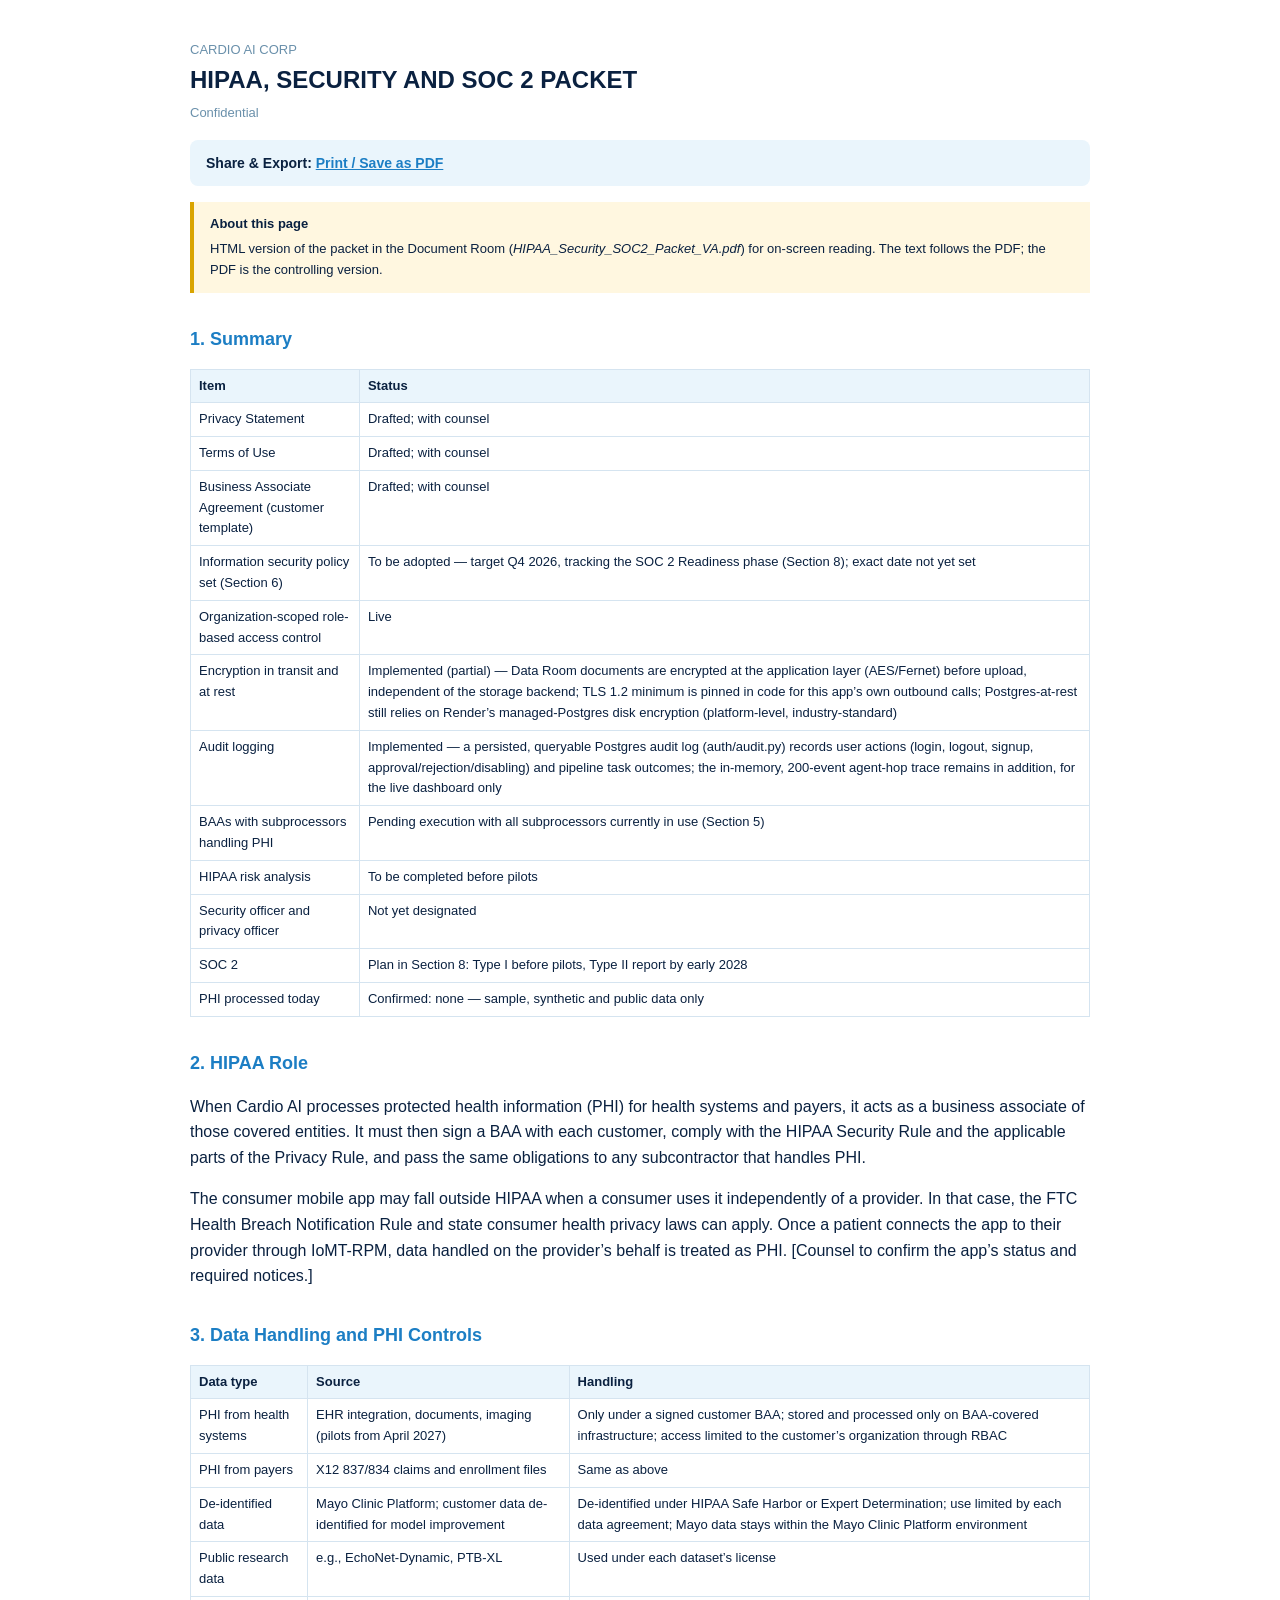
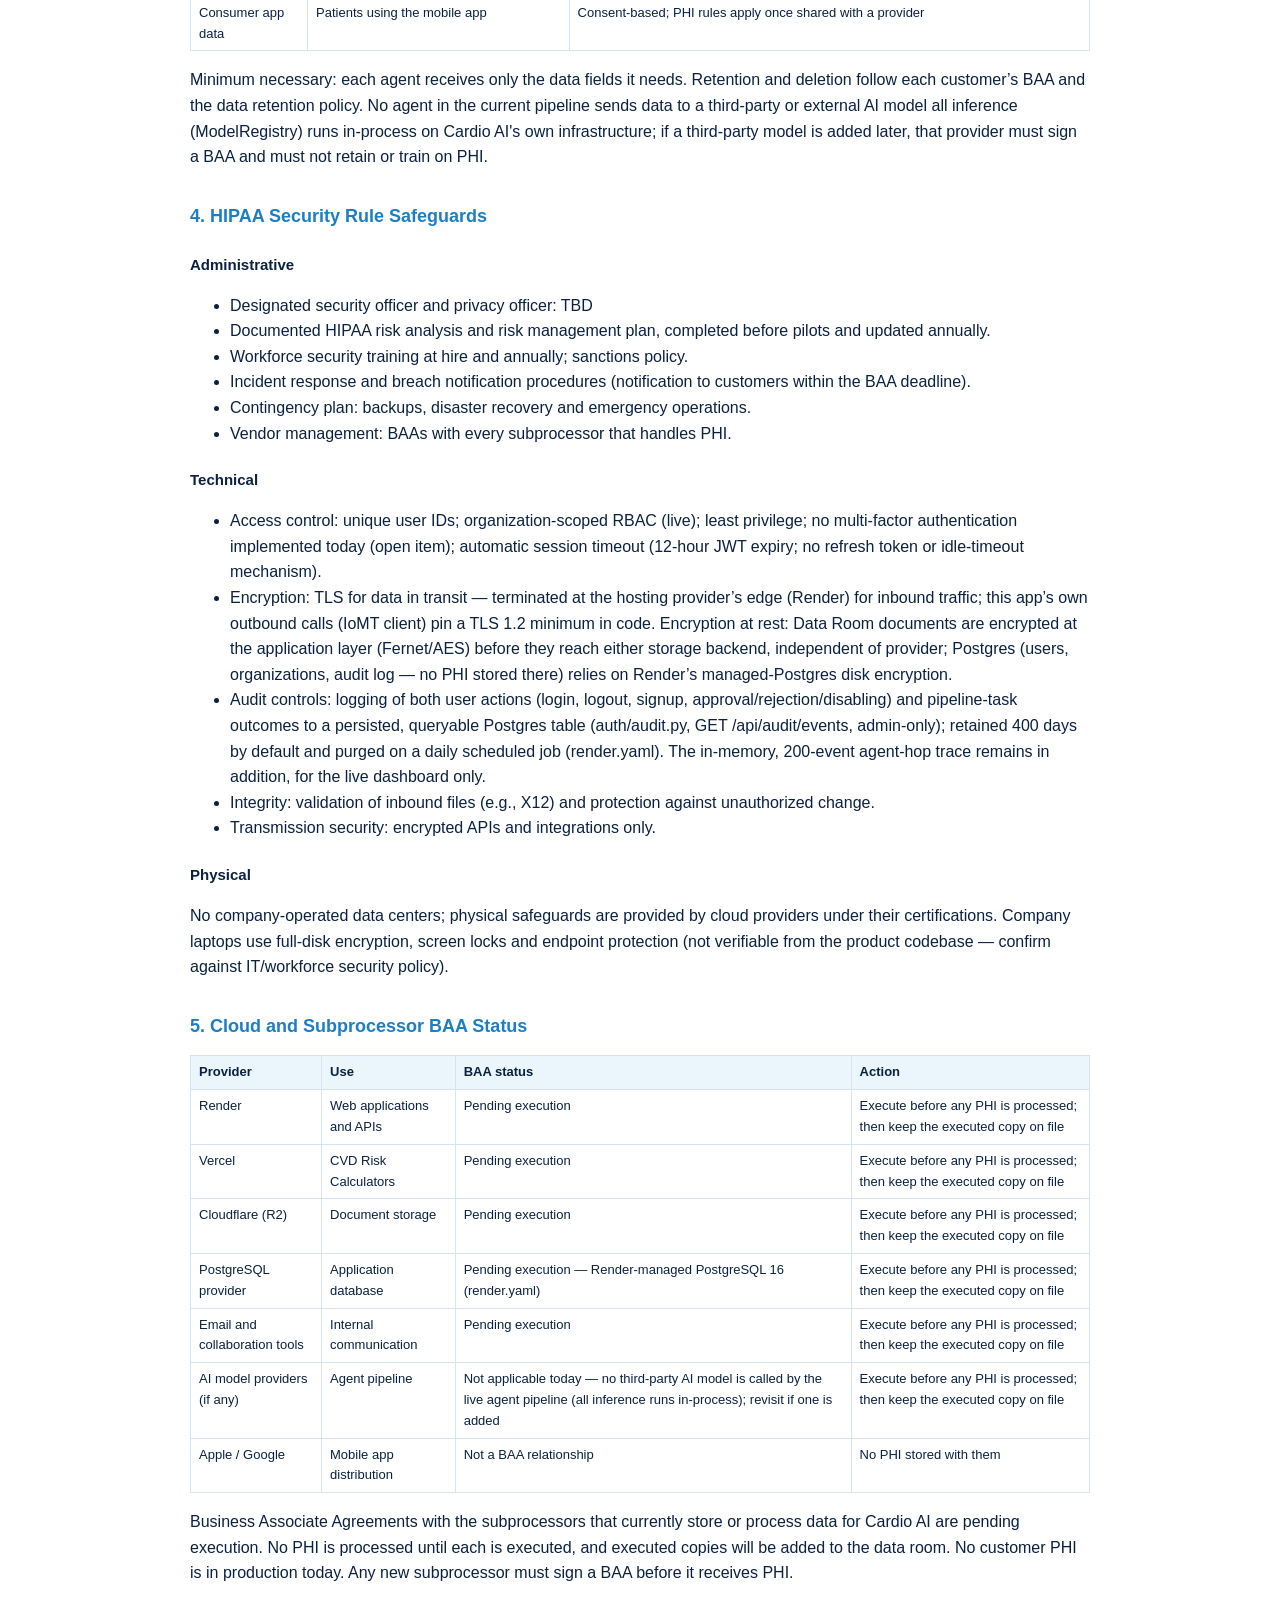
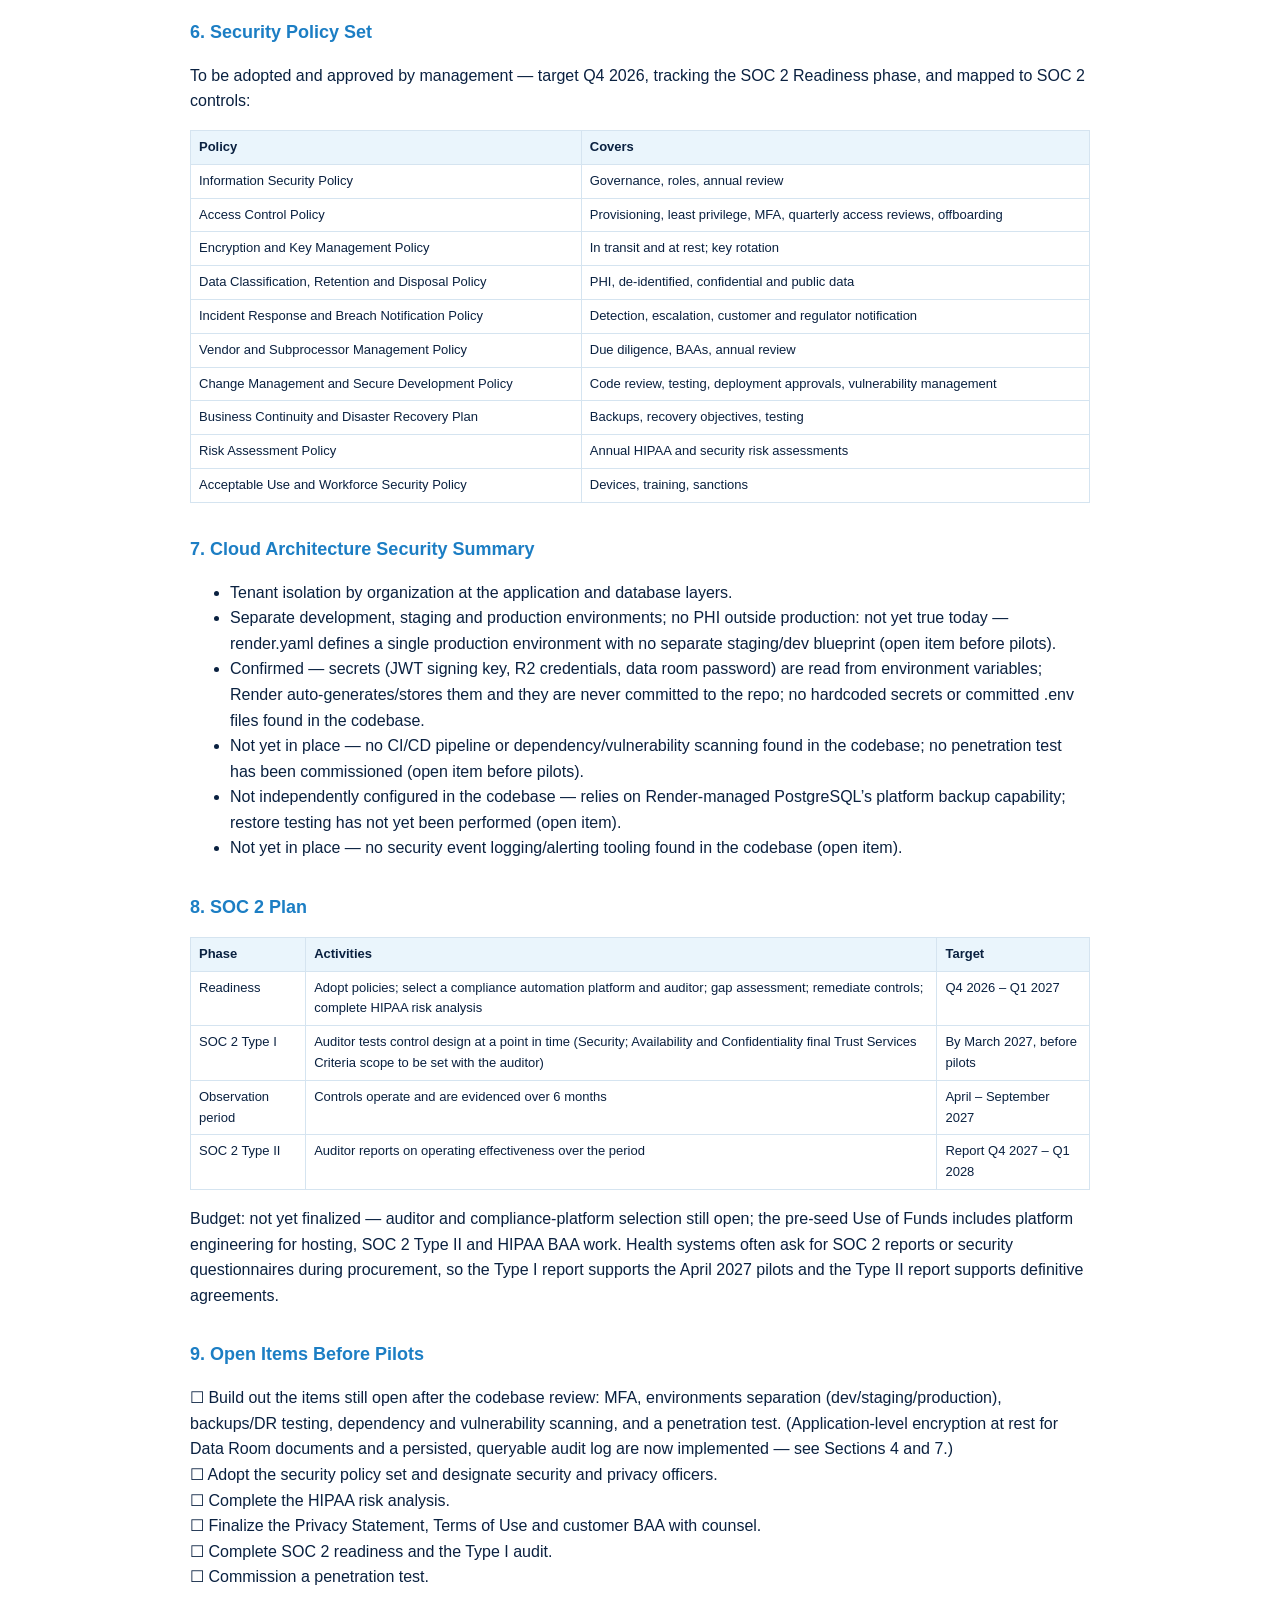
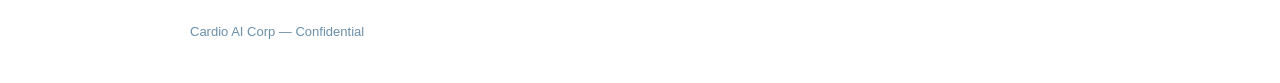
<file: backend/private/hipaa-security-soc2-packet.html>
<!DOCTYPE html>
<html lang="en"><head><meta charset="UTF-8"><meta name="viewport" content="width=device-width,initial-scale=1"><title>Cardio AI Corp — HIPAA, Security and SOC 2 Packet</title><style>body{max-width:900px;margin:40px auto;padding:0 24px;font-family:Arial,sans-serif;color:#0A2140;line-height:1.6}
h1{font-size:24px;margin:0}h2{font-size:18px;margin-top:32px;color:#1C7EC4}h3{font-size:15px;margin-top:22px}
.sub{font-size:13px;color:#6A90AB;margin:4px 0 16px}
table{border-collapse:collapse;width:100%;font-size:13px;margin:12px 0}th,td{border:1px solid #D5E4F0;padding:6px 8px;text-align:left;vertical-align:top}th{background:#EAF5FC}
.share{background:#EAF5FC;border-radius:8px;padding:12px 16px;font-size:14px;margin:16px 0}.share a{color:#1C7EC4;font-weight:600}
.notice{background:#FFF7E0;border-left:4px solid #D9A400;padding:12px 16px;font-size:13px;margin-bottom:20px}.notice strong{display:block;margin-bottom:4px}
@media print{.share{display:none}body{margin:0}}</style></head><body>
<p class="sub" style="margin-bottom:0">CARDIO AI CORP</p><h1>HIPAA, SECURITY AND SOC 2 PACKET</h1><p class="sub">Confidential</p>
<div class="share"><strong>Share &amp; Export:</strong> <a href="#" onclick="window.print();return false;">Print / Save as PDF</a></div>
<div class="notice"><strong>About this page</strong>HTML version of the packet in the Document Room (<em>HIPAA_Security_SOC2_Packet_VA.pdf</em>) for on-screen reading. The text follows the PDF; the PDF is the controlling version.</div>
<h2>1. Summary</h2>
<table><thead><tr><th>Item</th><th>Status</th></tr></thead><tbody><tr><td>Privacy Statement</td><td>Drafted; with counsel</td></tr><tr><td>Terms of Use</td><td>Drafted; with counsel</td></tr><tr><td>Business Associate Agreement (customer template)</td><td>Drafted; with counsel</td></tr><tr><td>Information security policy set (Section 6)</td><td>To be adopted — target Q4 2026, tracking the SOC 2 Readiness phase (Section 8); exact date not yet set</td></tr><tr><td>Organization-scoped role-based access control</td><td>Live</td></tr><tr><td>Encryption in transit and at rest</td><td>Implemented (partial) — Data Room documents are encrypted at the application layer (AES/Fernet) before upload, independent of the storage backend; TLS 1.2 minimum is pinned in code for this app’s own outbound calls; Postgres-at-rest still relies on Render’s managed-Postgres disk encryption (platform-level, industry-standard)</td></tr><tr><td>Audit logging</td><td>Implemented — a persisted, queryable Postgres audit log (auth/audit.py) records user actions (login, logout, signup, approval/rejection/disabling) and pipeline task outcomes; the in-memory, 200-event agent-hop trace remains in addition, for the live dashboard only</td></tr><tr><td>BAAs with subprocessors handling PHI</td><td>Pending execution with all subprocessors currently in use (Section 5)</td></tr><tr><td>HIPAA risk analysis</td><td>To be completed before pilots</td></tr><tr><td>Security officer and privacy officer</td><td>Not yet designated</td></tr><tr><td>SOC 2</td><td>Plan in Section 8: Type I before pilots, Type II report by early 2028</td></tr><tr><td>PHI processed today</td><td>Confirmed: none — sample, synthetic and public data only</td></tr></tbody></table>
<h2>2. HIPAA Role</h2>
<p>When Cardio AI processes protected health information (PHI) for health systems and payers, it acts as a business associate of those covered entities. It must then sign a BAA with each customer, comply with the HIPAA Security Rule and the applicable parts of the Privacy Rule, and pass the same obligations to any subcontractor that handles PHI.</p>
<p>The consumer mobile app may fall outside HIPAA when a consumer uses it independently of a provider. In that case, the FTC Health Breach Notification Rule and state consumer health privacy laws can apply. Once a patient connects the app to their provider through IoMT-RPM, data handled on the provider’s behalf is treated as PHI. [Counsel to confirm the app’s status and required notices.]</p>
<h2>3. Data Handling and PHI Controls</h2>
<table><thead><tr><th>Data type</th><th>Source</th><th>Handling</th></tr></thead><tbody><tr><td>PHI from health systems</td><td>EHR integration, documents, imaging (pilots from April 2027)</td><td>Only under a signed customer BAA; stored and processed only on BAA-covered infrastructure; access limited to the customer’s organization through RBAC</td></tr><tr><td>PHI from payers</td><td>X12 837/834 claims and enrollment files</td><td>Same as above</td></tr><tr><td>De-identified data</td><td>Mayo Clinic Platform; customer data de-identified for model improvement</td><td>De-identified under HIPAA Safe Harbor or Expert Determination; use limited by each data agreement; Mayo data stays within the Mayo Clinic Platform environment</td></tr><tr><td>Public research data</td><td>e.g., EchoNet-Dynamic, PTB-XL</td><td>Used under each dataset’s license</td></tr><tr><td>Consumer app data</td><td>Patients using the mobile app</td><td>Consent-based; PHI rules apply once shared with a provider</td></tr></tbody></table>
<p>Minimum necessary: each agent receives only the data fields it needs. Retention and deletion follow each customer’s BAA and the data retention policy. No agent in the current pipeline sends data to a third-party or external AI model all inference (ModelRegistry) runs in-process on Cardio AI&#x27;s own infrastructure; if a third-party model is added later, that provider must sign a BAA and must not retain or train on PHI.</p>
<h2>4. HIPAA Security Rule Safeguards</h2>
<h3>Administrative</h3>
<ul><li>Designated security officer and privacy officer: TBD</li><li>Documented HIPAA risk analysis and risk management plan, completed before pilots and updated annually.</li><li>Workforce security training at hire and annually; sanctions policy.</li><li>Incident response and breach notification procedures (notification to customers within the BAA deadline).</li><li>Contingency plan: backups, disaster recovery and emergency operations.</li><li>Vendor management: BAAs with every subprocessor that handles PHI.</li></ul>
<h3>Technical</h3>
<ul><li>Access control: unique user IDs; organization-scoped RBAC (live); least privilege; no multi-factor authentication implemented today (open item); automatic session timeout (12-hour JWT expiry; no refresh token or idle-timeout mechanism).</li><li>Encryption: TLS for data in transit — terminated at the hosting provider’s edge (Render) for inbound traffic; this app’s own outbound calls (IoMT client) pin a TLS 1.2 minimum in code. Encryption at rest: Data Room documents are encrypted at the application layer (Fernet/AES) before they reach either storage backend, independent of provider; Postgres (users, organizations, audit log — no PHI stored there) relies on Render’s managed-Postgres disk encryption.</li><li>Audit controls: logging of both user actions (login, logout, signup, approval/rejection/disabling) and pipeline-task outcomes to a persisted, queryable Postgres table (auth/audit.py, GET /api/audit/events, admin-only); retained 400 days by default and purged on a daily scheduled job (render.yaml). The in-memory, 200-event agent-hop trace remains in addition, for the live dashboard only.</li><li>Integrity: validation of inbound files (e.g., X12) and protection against unauthorized change.</li><li>Transmission security: encrypted APIs and integrations only.</li></ul>
<h3>Physical</h3>
<p>No company-operated data centers; physical safeguards are provided by cloud providers under their certifications. Company laptops use full-disk encryption, screen locks and endpoint protection (not verifiable from the product codebase — confirm against IT/workforce security policy).</p>
<h2>5. Cloud and Subprocessor BAA Status</h2>
<table><thead><tr><th>Provider</th><th>Use</th><th>BAA status</th><th>Action</th></tr></thead><tbody><tr><td>Render</td><td>Web applications and APIs</td><td>Pending execution</td><td>Execute before any PHI is processed; then keep the executed copy on file</td></tr><tr><td>Vercel</td><td>CVD Risk Calculators</td><td>Pending execution</td><td>Execute before any PHI is processed; then keep the executed copy on file</td></tr><tr><td>Cloudflare (R2)</td><td>Document storage</td><td>Pending execution</td><td>Execute before any PHI is processed; then keep the executed copy on file</td></tr><tr><td>PostgreSQL provider</td><td>Application database</td><td>Pending execution — Render-managed PostgreSQL 16 (render.yaml)</td><td>Execute before any PHI is processed; then keep the executed copy on file</td></tr><tr><td>Email and collaboration tools</td><td>Internal communication</td><td>Pending execution</td><td>Execute before any PHI is processed; then keep the executed copy on file</td></tr><tr><td>AI model providers (if any)</td><td>Agent pipeline</td><td>Not applicable today — no third-party AI model is called by the live agent pipeline (all inference runs in-process); revisit if one is added</td><td>Execute before any PHI is processed; then keep the executed copy on file</td></tr><tr><td>Apple / Google</td><td>Mobile app distribution</td><td>Not a BAA relationship</td><td>No PHI stored with them</td></tr></tbody></table>
<p>Business Associate Agreements with the subprocessors that currently store or process data for Cardio AI are pending execution. No PHI is processed until each is executed, and executed copies will be added to the data room. No customer PHI is in production today. Any new subprocessor must sign a BAA before it receives PHI.</p>
<h2>6. Security Policy Set</h2>
<p>To be adopted and approved by management — target Q4 2026, tracking the SOC 2 Readiness phase, and mapped to SOC 2 controls:</p>
<table><thead><tr><th>Policy</th><th>Covers</th></tr></thead><tbody><tr><td>Information Security Policy</td><td>Governance, roles, annual review</td></tr><tr><td>Access Control Policy</td><td>Provisioning, least privilege, MFA, quarterly access reviews, offboarding</td></tr><tr><td>Encryption and Key Management Policy</td><td>In transit and at rest; key rotation</td></tr><tr><td>Data Classification, Retention and Disposal Policy</td><td>PHI, de-identified, confidential and public data</td></tr><tr><td>Incident Response and Breach Notification Policy</td><td>Detection, escalation, customer and regulator notification</td></tr><tr><td>Vendor and Subprocessor Management Policy</td><td>Due diligence, BAAs, annual review</td></tr><tr><td>Change Management and Secure Development Policy</td><td>Code review, testing, deployment approvals, vulnerability management</td></tr><tr><td>Business Continuity and Disaster Recovery Plan</td><td>Backups, recovery objectives, testing</td></tr><tr><td>Risk Assessment Policy</td><td>Annual HIPAA and security risk assessments</td></tr><tr><td>Acceptable Use and Workforce Security Policy</td><td>Devices, training, sanctions</td></tr></tbody></table>
<h2>7. Cloud Architecture Security Summary</h2>
<ul><li>Tenant isolation by organization at the application and database layers.</li><li>Separate development, staging and production environments; no PHI outside production: not yet true today — render.yaml defines a single production environment with no separate staging/dev blueprint (open item before pilots).</li><li>Confirmed — secrets (JWT signing key, R2 credentials, data room password) are read from environment variables; Render auto-generates/stores them and they are never committed to the repo; no hardcoded secrets or committed .env files found in the codebase.</li><li>Not yet in place — no CI/CD pipeline or dependency/vulnerability scanning found in the codebase; no penetration test has been commissioned (open item before pilots).</li><li>Not independently configured in the codebase — relies on Render-managed PostgreSQL’s platform backup capability; restore testing has not yet been performed (open item).</li><li>Not yet in place — no security event logging/alerting tooling found in the codebase (open item).</li></ul>
<h2>8. SOC 2 Plan</h2>
<table><thead><tr><th>Phase</th><th>Activities</th><th>Target</th></tr></thead><tbody><tr><td>Readiness</td><td>Adopt policies; select a compliance automation platform and auditor; gap assessment; remediate controls; complete HIPAA risk analysis</td><td>Q4 2026 – Q1 2027</td></tr><tr><td>SOC 2 Type I</td><td>Auditor tests control design at a point in time (Security; Availability and Confidentiality final Trust Services Criteria scope to be set with the auditor)</td><td>By March 2027, before pilots</td></tr><tr><td>Observation period</td><td>Controls operate and are evidenced over 6 months</td><td>April – September 2027</td></tr><tr><td>SOC 2 Type II</td><td>Auditor reports on operating effectiveness over the period</td><td>Report Q4 2027 – Q1 2028</td></tr></tbody></table>
<p>Budget: not yet finalized — auditor and compliance-platform selection still open; the pre-seed Use of Funds includes platform engineering for hosting, SOC 2 Type II and HIPAA BAA work. Health systems often ask for SOC 2 reports or security questionnaires during procurement, so the Type I report supports the April 2027 pilots and the Type II report supports definitive agreements.</p>
<h2>9. Open Items Before Pilots</h2>
<ul style="list-style:none;padding-left:0"><li>&#9744; Build out the items still open after the codebase review: MFA, environments separation (dev/staging/production), backups/DR testing, dependency and vulnerability scanning, and a penetration test. (Application-level encryption at rest for Data Room documents and a persisted, queryable audit log are now implemented — see Sections 4 and 7.)</li><li>&#9744; Adopt the security policy set and designate security and privacy officers.</li><li>&#9744; Complete the HIPAA risk analysis.</li><li>&#9744; Finalize the Privacy Statement, Terms of Use and customer BAA with counsel.</li><li>&#9744; Complete SOC 2 readiness and the Type I audit.</li><li>&#9744; Commission a penetration test.</li></ul>
<p class="sub" style="margin-top:32px">Cardio AI Corp — Confidential</p></body></html>
</file>
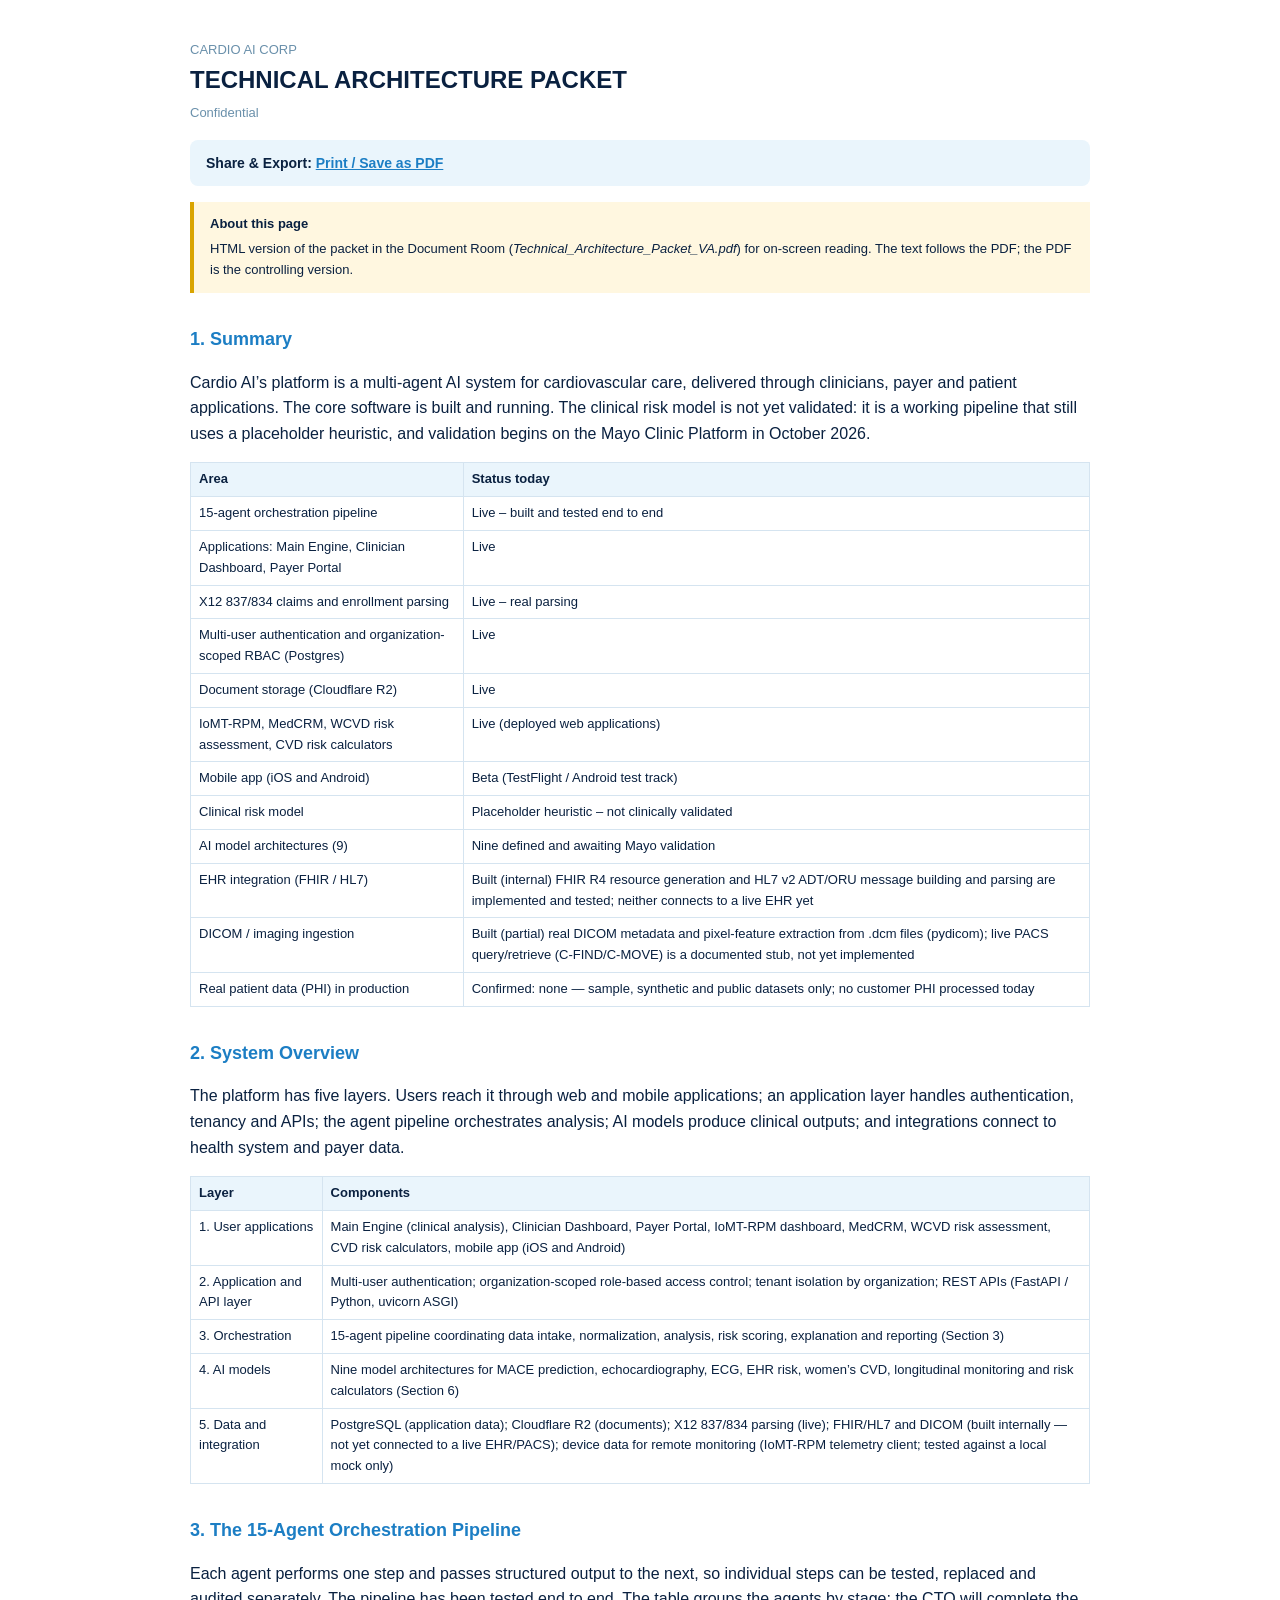
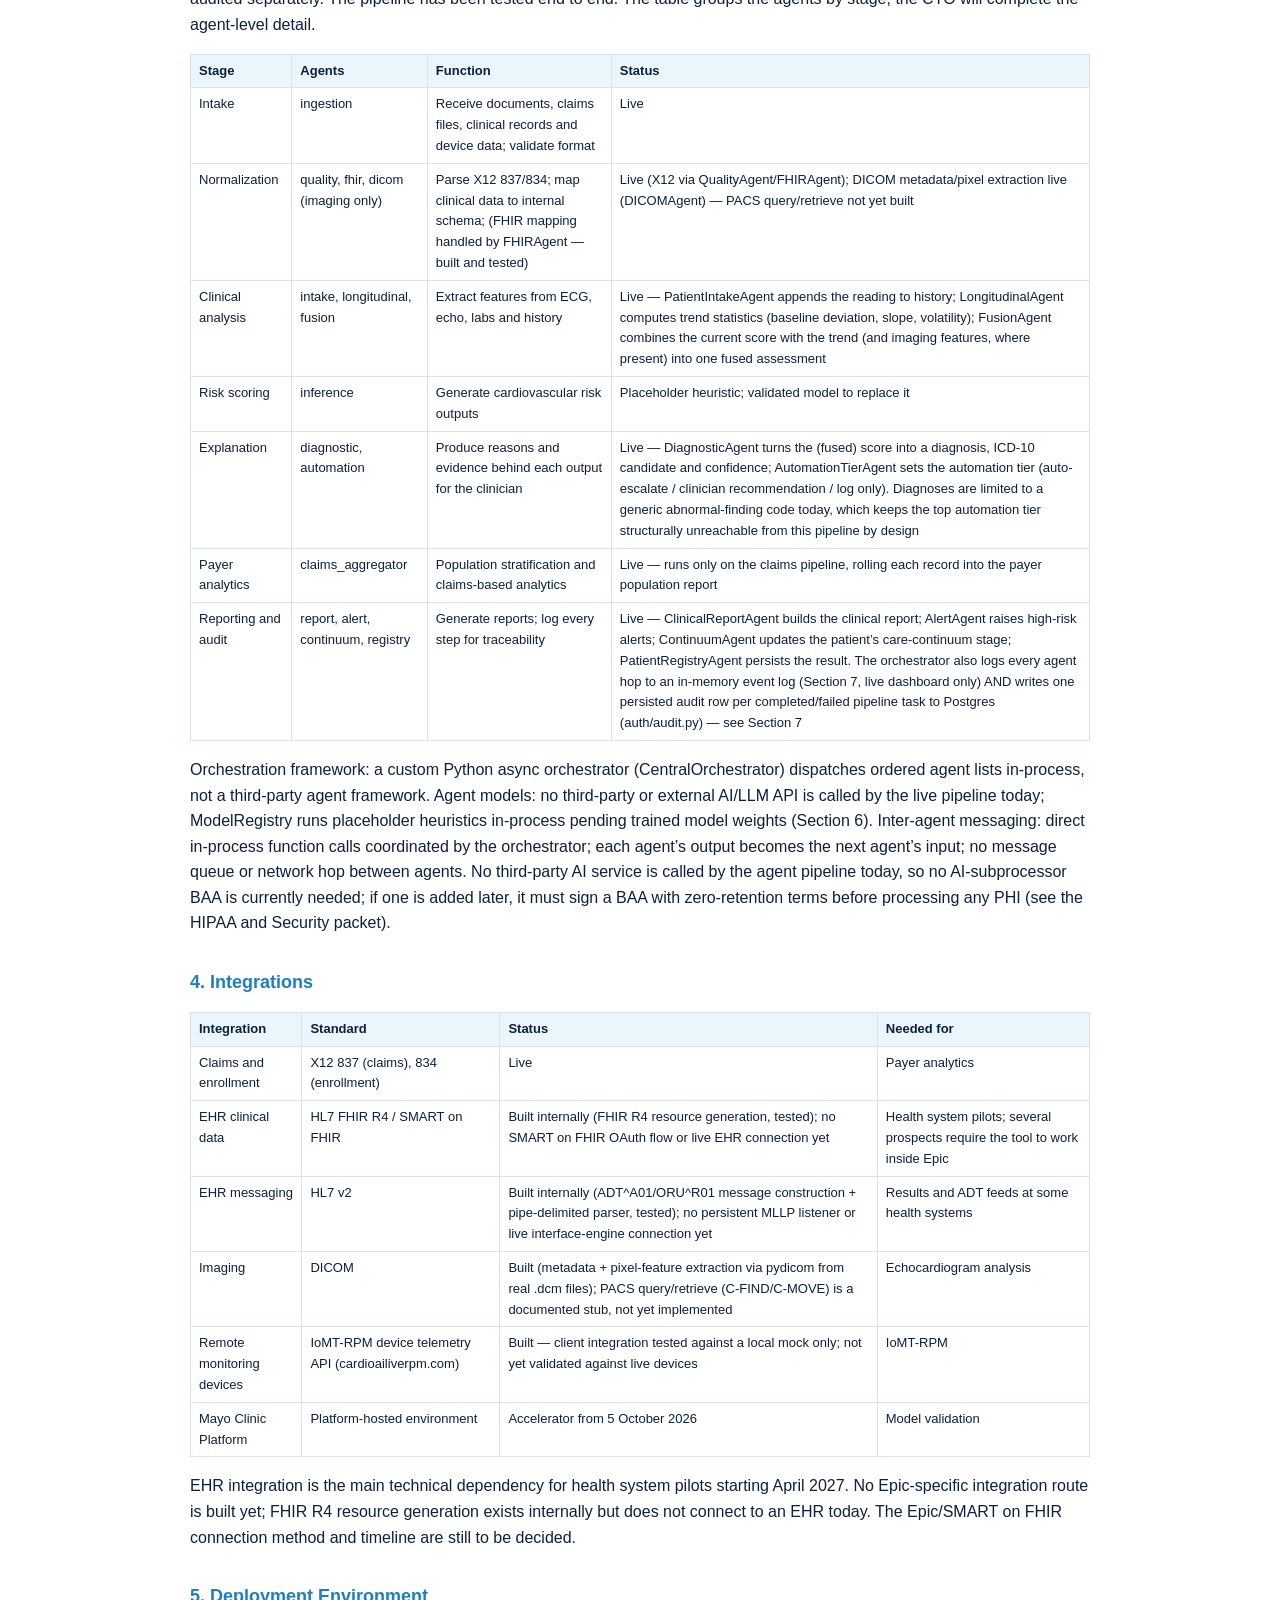
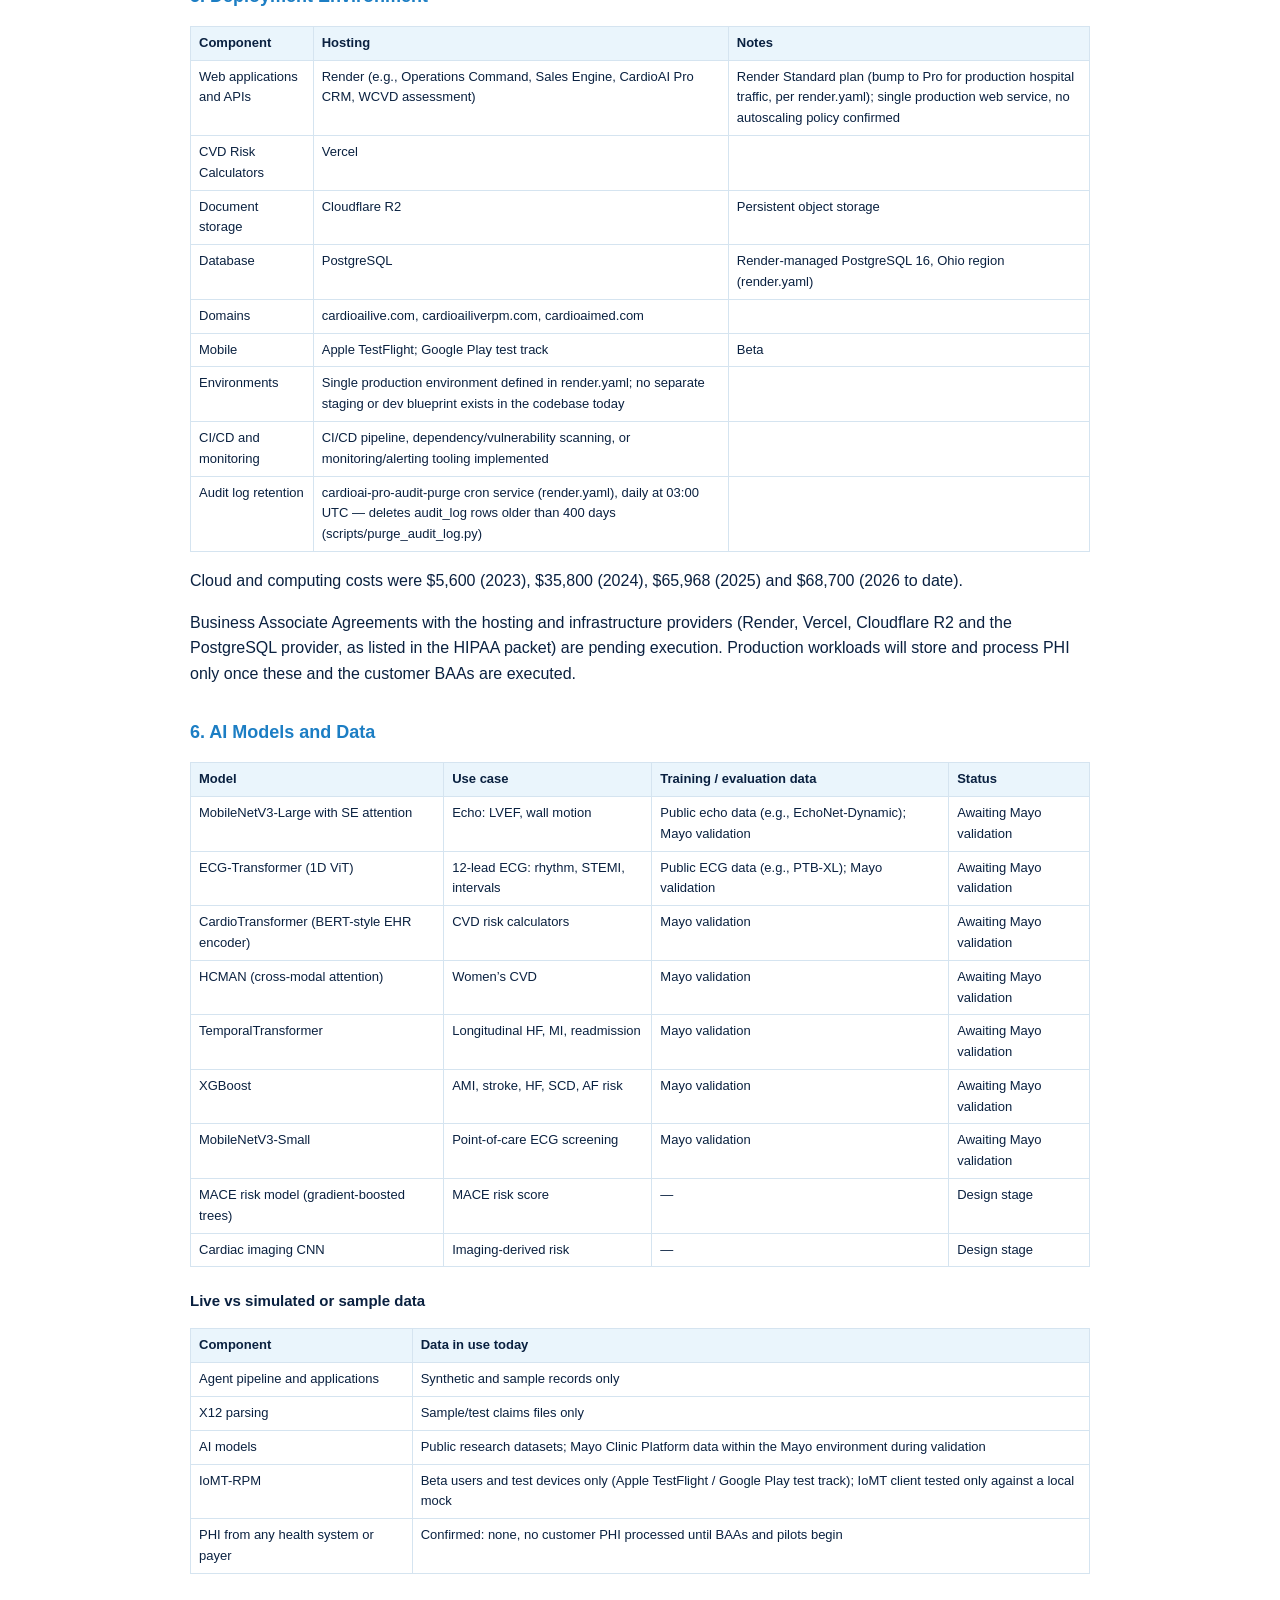
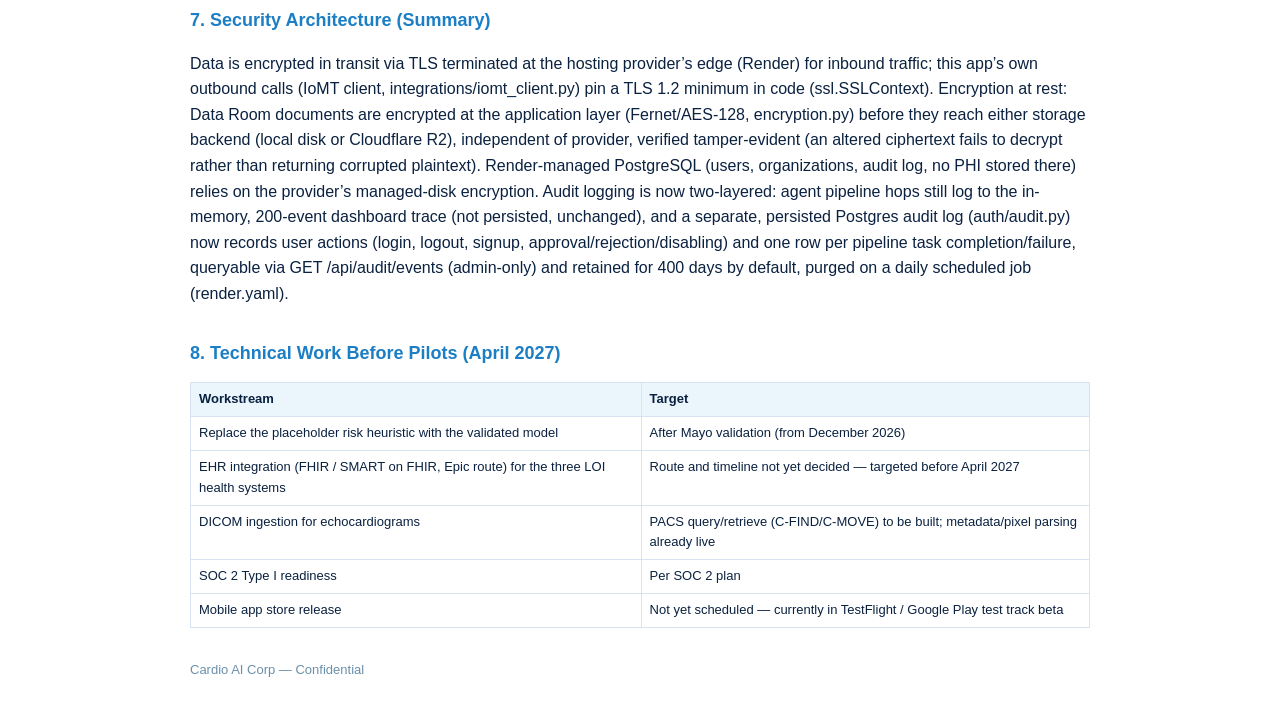
<file: backend/private/technical-architecture-packet.html>
<!DOCTYPE html>
<html lang="en"><head><meta charset="UTF-8"><meta name="viewport" content="width=device-width,initial-scale=1"><title>Cardio AI Corp — Technical Architecture Packet</title><style>body{max-width:900px;margin:40px auto;padding:0 24px;font-family:Arial,sans-serif;color:#0A2140;line-height:1.6}
h1{font-size:24px;margin:0}h2{font-size:18px;margin-top:32px;color:#1C7EC4}h3{font-size:15px;margin-top:22px}
.sub{font-size:13px;color:#6A90AB;margin:4px 0 16px}
table{border-collapse:collapse;width:100%;font-size:13px;margin:12px 0}th,td{border:1px solid #D5E4F0;padding:6px 8px;text-align:left;vertical-align:top}th{background:#EAF5FC}
.share{background:#EAF5FC;border-radius:8px;padding:12px 16px;font-size:14px;margin:16px 0}.share a{color:#1C7EC4;font-weight:600}
.notice{background:#FFF7E0;border-left:4px solid #D9A400;padding:12px 16px;font-size:13px;margin-bottom:20px}.notice strong{display:block;margin-bottom:4px}
@media print{.share{display:none}body{margin:0}}</style></head><body>
<p class="sub" style="margin-bottom:0">CARDIO AI CORP</p><h1>TECHNICAL ARCHITECTURE PACKET</h1><p class="sub">Confidential</p>
<div class="share"><strong>Share &amp; Export:</strong> <a href="#" onclick="window.print();return false;">Print / Save as PDF</a></div>
<div class="notice"><strong>About this page</strong>HTML version of the packet in the Document Room (<em>Technical_Architecture_Packet_VA.pdf</em>) for on-screen reading. The text follows the PDF; the PDF is the controlling version.</div>
<h2>1. Summary</h2>
<p>Cardio AI’s platform is a multi-agent AI system for cardiovascular care, delivered through clinicians, payer and patient applications. The core software is built and running. The clinical risk model is not yet validated: it is a working pipeline that still uses a placeholder heuristic, and validation begins on the Mayo Clinic Platform in October 2026.</p>
<table><thead><tr><th>Area</th><th>Status today</th></tr></thead><tbody><tr><td>15-agent orchestration pipeline</td><td>Live – built and tested end to end</td></tr><tr><td>Applications: Main Engine, Clinician Dashboard, Payer Portal</td><td>Live</td></tr><tr><td>X12 837/834 claims and enrollment parsing</td><td>Live – real parsing</td></tr><tr><td>Multi-user authentication and organization-scoped RBAC (Postgres)</td><td>Live</td></tr><tr><td>Document storage (Cloudflare R2)</td><td>Live</td></tr><tr><td>IoMT-RPM, MedCRM, WCVD risk assessment, CVD risk calculators</td><td>Live (deployed web applications)</td></tr><tr><td>Mobile app (iOS and Android)</td><td>Beta (TestFlight / Android test track)</td></tr><tr><td>Clinical risk model</td><td>Placeholder heuristic – not clinically validated</td></tr><tr><td>AI model architectures (9)</td><td>Nine defined and awaiting Mayo validation</td></tr><tr><td>EHR integration (FHIR / HL7)</td><td>Built (internal) FHIR R4 resource generation and HL7 v2 ADT/ORU message building and parsing are implemented and tested; neither connects to a live EHR yet</td></tr><tr><td>DICOM / imaging ingestion</td><td>Built (partial) real DICOM metadata and pixel-feature extraction from .dcm files (pydicom); live PACS query/retrieve (C-FIND/C-MOVE) is a documented stub, not yet implemented</td></tr><tr><td>Real patient data (PHI) in production</td><td>Confirmed: none — sample, synthetic and public datasets only; no customer PHI processed today</td></tr></tbody></table>
<h2>2. System Overview</h2>
<p>The platform has five layers. Users reach it through web and mobile applications; an application layer handles authentication, tenancy and APIs; the agent pipeline orchestrates analysis; AI models produce clinical outputs; and integrations connect to health system and payer data.</p>
<table><thead><tr><th>Layer</th><th>Components</th></tr></thead><tbody><tr><td>1. User applications</td><td>Main Engine (clinical analysis), Clinician Dashboard, Payer Portal, IoMT-RPM dashboard, MedCRM, WCVD risk assessment, CVD risk calculators, mobile app (iOS and Android)</td></tr><tr><td>2. Application and API layer</td><td>Multi-user authentication; organization-scoped role-based access control; tenant isolation by organization; REST APIs (FastAPI / Python, uvicorn ASGI)</td></tr><tr><td>3. Orchestration</td><td>15-agent pipeline coordinating data intake, normalization, analysis, risk scoring, explanation and reporting (Section 3)</td></tr><tr><td>4. AI models</td><td>Nine model architectures for MACE prediction, echocardiography, ECG, EHR risk, women’s CVD, longitudinal monitoring and risk calculators (Section 6)</td></tr><tr><td>5. Data and integration</td><td>PostgreSQL (application data); Cloudflare R2 (documents); X12 837/834 parsing (live); FHIR/HL7 and DICOM (built internally — not yet connected to a live EHR/PACS); device data for remote monitoring (IoMT-RPM telemetry client; tested against a local mock only)</td></tr></tbody></table>
<h2>3. The 15-Agent Orchestration Pipeline</h2>
<p>Each agent performs one step and passes structured output to the next, so individual steps can be tested, replaced and audited separately. The pipeline has been tested end to end. The table groups the agents by stage; the CTO will complete the agent-level detail.</p>
<table><thead><tr><th>Stage</th><th>Agents</th><th>Function</th><th>Status</th></tr></thead><tbody><tr><td>Intake</td><td>ingestion</td><td>Receive documents, claims files, clinical records and device data; validate format</td><td>Live</td></tr><tr><td>Normalization</td><td>quality, fhir, dicom (imaging only)</td><td>Parse X12 837/834; map clinical data to internal schema; (FHIR mapping handled by FHIRAgent — built and tested)</td><td>Live (X12 via QualityAgent/FHIRAgent); DICOM metadata/pixel extraction live (DICOMAgent) — PACS query/retrieve not yet built</td></tr><tr><td>Clinical analysis</td><td>intake, longitudinal, fusion</td><td>Extract features from ECG, echo, labs and history</td><td>Live — PatientIntakeAgent appends the reading to history; LongitudinalAgent computes trend statistics (baseline deviation, slope, volatility); FusionAgent combines the current score with the trend (and imaging features, where present) into one fused assessment</td></tr><tr><td>Risk scoring</td><td>inference</td><td>Generate cardiovascular risk outputs</td><td>Placeholder heuristic; validated model to replace it</td></tr><tr><td>Explanation</td><td>diagnostic, automation</td><td>Produce reasons and evidence behind each output for the clinician</td><td>Live — DiagnosticAgent turns the (fused) score into a diagnosis, ICD-10 candidate and confidence; AutomationTierAgent sets the automation tier (auto-escalate / clinician recommendation / log only). Diagnoses are limited to a generic abnormal-finding code today, which keeps the top automation tier structurally unreachable from this pipeline by design</td></tr><tr><td>Payer analytics</td><td>claims_aggregator</td><td>Population stratification and claims-based analytics</td><td>Live — runs only on the claims pipeline, rolling each record into the payer population report</td></tr><tr><td>Reporting and audit</td><td>report, alert, continuum, registry</td><td>Generate reports; log every step for traceability</td><td>Live — ClinicalReportAgent builds the clinical report; AlertAgent raises high-risk alerts; ContinuumAgent updates the patient’s care-continuum stage; PatientRegistryAgent persists the result. The orchestrator also logs every agent hop to an in-memory event log (Section 7, live dashboard only) AND writes one persisted audit row per completed/failed pipeline task to Postgres (auth/audit.py) — see Section 7</td></tr></tbody></table>
<p>Orchestration framework: a custom Python async orchestrator (CentralOrchestrator) dispatches ordered agent lists in-process, not a third-party agent framework. Agent models: no third-party or external AI/LLM API is called by the live pipeline today; ModelRegistry runs placeholder heuristics in-process pending trained model weights (Section 6). Inter-agent messaging: direct in-process function calls coordinated by the orchestrator; each agent’s output becomes the next agent’s input; no message queue or network hop between agents. No third-party AI service is called by the agent pipeline today, so no AI-subprocessor BAA is currently needed; if one is added later, it must sign a BAA with zero-retention terms before processing any PHI (see the HIPAA and Security packet).</p>
<h2>4. Integrations</h2>
<table><thead><tr><th>Integration</th><th>Standard</th><th>Status</th><th>Needed for</th></tr></thead><tbody><tr><td>Claims and enrollment</td><td>X12 837 (claims), 834 (enrollment)</td><td>Live</td><td>Payer analytics</td></tr><tr><td>EHR clinical data</td><td>HL7 FHIR R4 / SMART on FHIR</td><td>Built internally (FHIR R4 resource generation, tested); no SMART on FHIR OAuth flow or live EHR connection yet</td><td>Health system pilots; several prospects require the tool to work inside Epic</td></tr><tr><td>EHR messaging</td><td>HL7 v2</td><td>Built internally (ADT^A01/ORU^R01 message construction + pipe-delimited parser, tested); no persistent MLLP listener or live interface-engine connection yet</td><td>Results and ADT feeds at some health systems</td></tr><tr><td>Imaging</td><td>DICOM</td><td>Built (metadata + pixel-feature extraction via pydicom from real .dcm files); PACS query/retrieve (C-FIND/C-MOVE) is a documented stub, not yet implemented</td><td>Echocardiogram analysis</td></tr><tr><td>Remote monitoring devices</td><td>IoMT-RPM device telemetry API (cardioailiverpm.com)</td><td>Built — client integration tested against a local mock only; not yet validated against live devices</td><td>IoMT-RPM</td></tr><tr><td>Mayo Clinic Platform</td><td>Platform-hosted environment</td><td>Accelerator from 5 October 2026</td><td>Model validation</td></tr></tbody></table>
<p>EHR integration is the main technical dependency for health system pilots starting April 2027. No Epic-specific integration route is built yet; FHIR R4 resource generation exists internally but does not connect to an EHR today. The Epic/SMART on FHIR connection method and timeline are still to be decided.</p>
<h2>5. Deployment Environment</h2>
<table><thead><tr><th>Component</th><th>Hosting</th><th>Notes</th></tr></thead><tbody><tr><td>Web applications and APIs</td><td>Render (e.g., Operations Command, Sales Engine, CardioAI Pro CRM, WCVD assessment)</td><td>Render Standard plan (bump to Pro for production hospital traffic, per render.yaml); single production web service, no autoscaling policy confirmed</td></tr><tr><td>CVD Risk Calculators</td><td>Vercel</td><td></td></tr><tr><td>Document storage</td><td>Cloudflare R2</td><td>Persistent object storage</td></tr><tr><td>Database</td><td>PostgreSQL</td><td>Render-managed PostgreSQL 16, Ohio region (render.yaml)</td></tr><tr><td>Domains</td><td>cardioailive.com, cardioailiverpm.com, cardioaimed.com</td><td></td></tr><tr><td>Mobile</td><td>Apple TestFlight; Google Play test track</td><td>Beta</td></tr><tr><td>Environments</td><td>Single production environment defined in render.yaml; no separate staging or dev blueprint exists in the codebase today</td><td></td></tr><tr><td>CI/CD and monitoring</td><td>CI/CD pipeline, dependency/vulnerability scanning, or monitoring/alerting tooling implemented</td><td></td></tr><tr><td>Audit log retention</td><td>cardioai-pro-audit-purge cron service (render.yaml), daily at 03:00 UTC — deletes audit_log rows older than 400 days (scripts/purge_audit_log.py)</td><td></td></tr></tbody></table>
<p>Cloud and computing costs were $5,600 (2023), $35,800 (2024), $65,968 (2025) and $68,700 (2026 to date).</p>
<p>Business Associate Agreements with the hosting and infrastructure providers (Render, Vercel, Cloudflare R2 and the PostgreSQL provider, as listed in the HIPAA packet) are pending execution. Production workloads will store and process PHI only once these and the customer BAAs are executed.</p>
<h2>6. AI Models and Data</h2>
<table><thead><tr><th>Model</th><th>Use case</th><th>Training / evaluation data</th><th>Status</th></tr></thead><tbody><tr><td>MobileNetV3-Large with SE attention</td><td>Echo: LVEF, wall motion</td><td>Public echo data (e.g., EchoNet-Dynamic); Mayo validation</td><td>Awaiting Mayo validation</td></tr><tr><td>ECG-Transformer (1D ViT)</td><td>12-lead ECG: rhythm, STEMI, intervals</td><td>Public ECG data (e.g., PTB-XL); Mayo validation</td><td>Awaiting Mayo validation</td></tr><tr><td>CardioTransformer (BERT-style EHR encoder)</td><td>CVD risk calculators</td><td>Mayo validation</td><td>Awaiting Mayo validation</td></tr><tr><td>HCMAN (cross-modal attention)</td><td>Women’s CVD</td><td>Mayo validation</td><td>Awaiting Mayo validation</td></tr><tr><td>TemporalTransformer</td><td>Longitudinal HF, MI, readmission</td><td>Mayo validation</td><td>Awaiting Mayo validation</td></tr><tr><td>XGBoost</td><td>AMI, stroke, HF, SCD, AF risk</td><td>Mayo validation</td><td>Awaiting Mayo validation</td></tr><tr><td>MobileNetV3-Small</td><td>Point-of-care ECG screening</td><td>Mayo validation</td><td>Awaiting Mayo validation</td></tr><tr><td>MACE risk model (gradient-boosted trees)</td><td>MACE risk score</td><td>—</td><td>Design stage</td></tr><tr><td>Cardiac imaging CNN</td><td>Imaging-derived risk</td><td>—</td><td>Design stage</td></tr></tbody></table>
<h3>Live vs simulated or sample data</h3>
<table><thead><tr><th>Component</th><th>Data in use today</th></tr></thead><tbody><tr><td>Agent pipeline and applications</td><td>Synthetic and sample records only</td></tr><tr><td>X12 parsing</td><td>Sample/test claims files only</td></tr><tr><td>AI models</td><td>Public research datasets; Mayo Clinic Platform data within the Mayo environment during validation</td></tr><tr><td>IoMT-RPM</td><td>Beta users and test devices only (Apple TestFlight / Google Play test track); IoMT client tested only against a local mock</td></tr><tr><td>PHI from any health system or payer</td><td>Confirmed: none, no customer PHI processed until BAAs and pilots begin</td></tr></tbody></table>
<h2>7. Security Architecture (Summary)</h2>
<p>Data is encrypted in transit via TLS terminated at the hosting provider’s edge (Render) for inbound traffic; this app’s own outbound calls (IoMT client, integrations/iomt_client.py) pin a TLS 1.2 minimum in code (ssl.SSLContext). Encryption at rest: Data Room documents are encrypted at the application layer (Fernet/AES-128, encryption.py) before they reach either storage backend (local disk or Cloudflare R2), independent of provider, verified tamper-evident (an altered ciphertext fails to decrypt rather than returning corrupted plaintext). Render-managed PostgreSQL (users, organizations, audit log, no PHI stored there) relies on the provider’s managed-disk encryption. Audit logging is now two-layered: agent pipeline hops still log to the in-memory, 200-event dashboard trace (not persisted, unchanged), and a separate, persisted Postgres audit log (auth/audit.py) now records user actions (login, logout, signup, approval/rejection/disabling) and one row per pipeline task completion/failure, queryable via GET /api/audit/events (admin-only) and retained for 400 days by default, purged on a daily scheduled job (render.yaml).</p>
<h2>8. Technical Work Before Pilots (April 2027)</h2>
<table><thead><tr><th>Workstream</th><th>Target</th></tr></thead><tbody><tr><td>Replace the placeholder risk heuristic with the validated model</td><td>After Mayo validation (from December 2026)</td></tr><tr><td>EHR integration (FHIR / SMART on FHIR, Epic route) for the three LOI health systems</td><td>Route and timeline not yet decided — targeted before April 2027</td></tr><tr><td>DICOM ingestion for echocardiograms</td><td>PACS query/retrieve (C-FIND/C-MOVE) to be built; metadata/pixel parsing already live</td></tr><tr><td>SOC 2 Type I readiness</td><td>Per SOC 2 plan</td></tr><tr><td>Mobile app store release</td><td>Not yet scheduled — currently in TestFlight / Google Play test track beta</td></tr></tbody></table>
<p class="sub" style="margin-top:32px">Cardio AI Corp — Confidential</p></body></html>
</file>
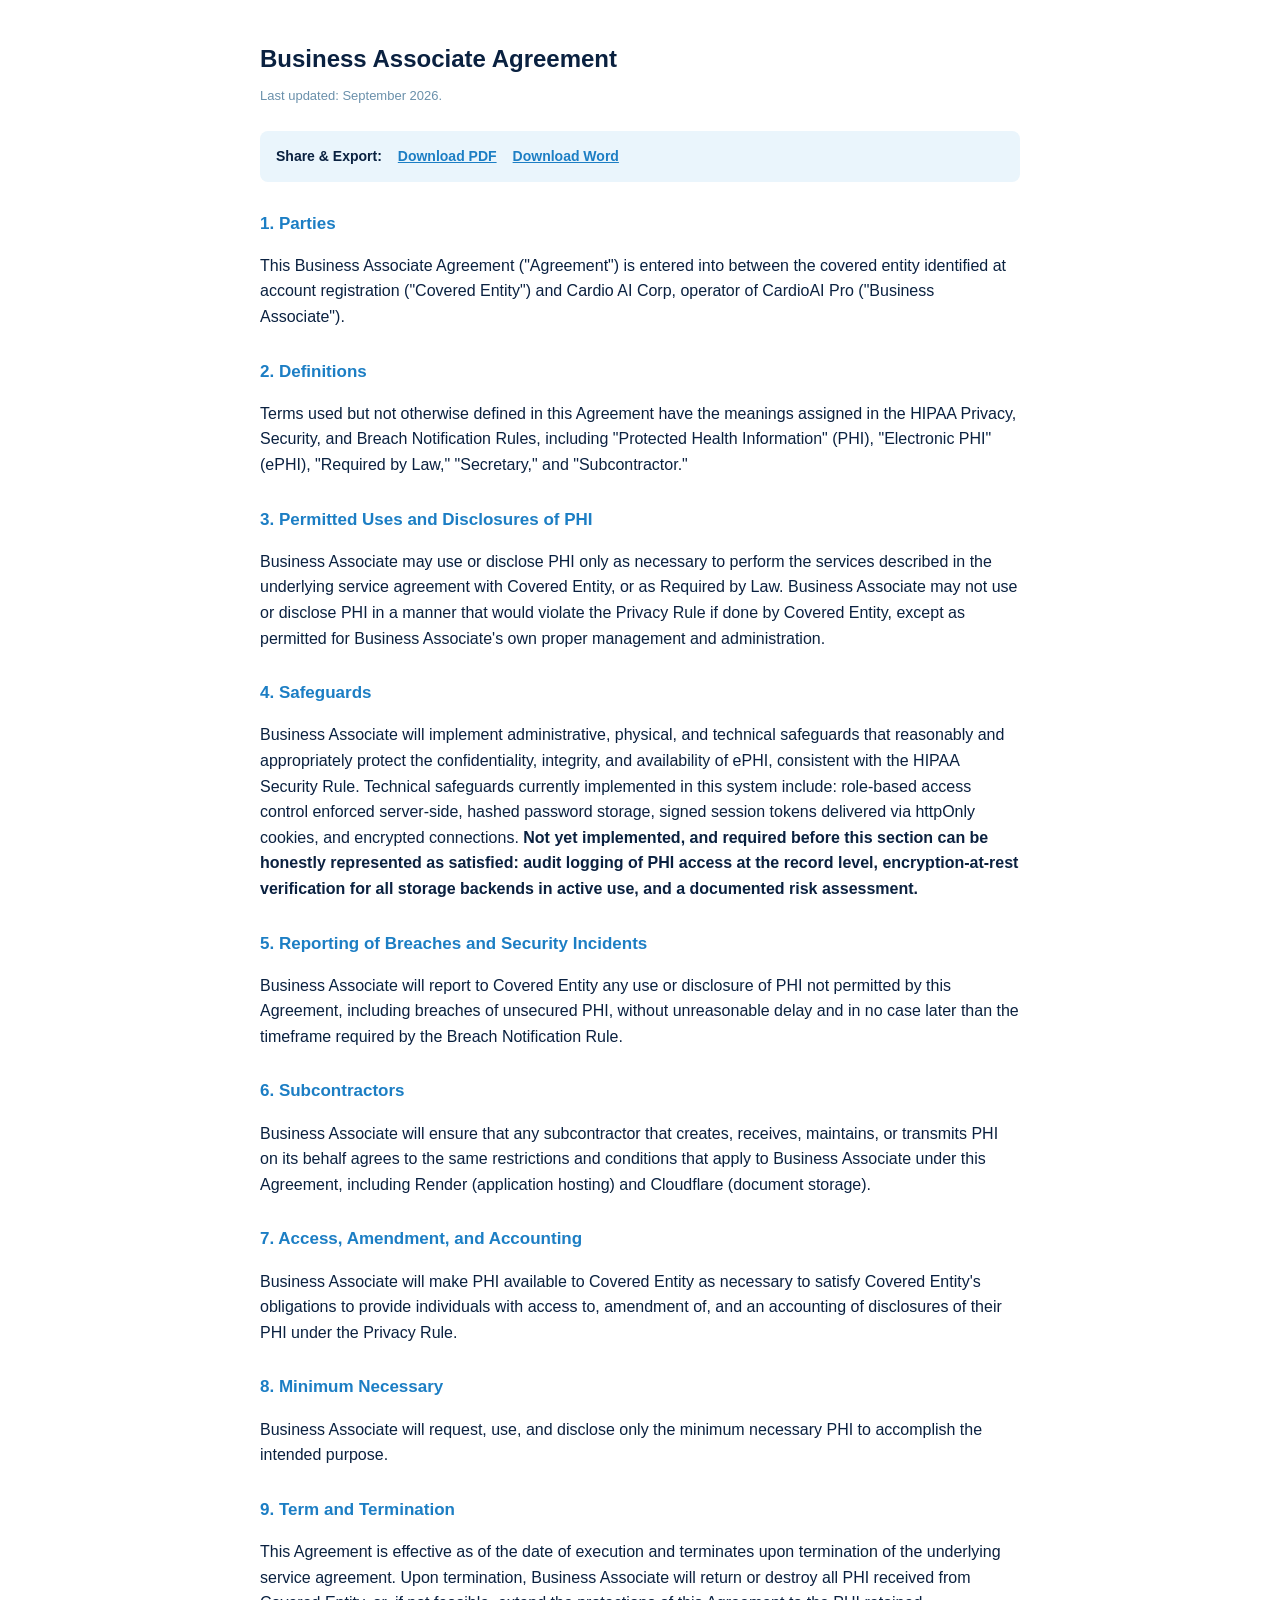
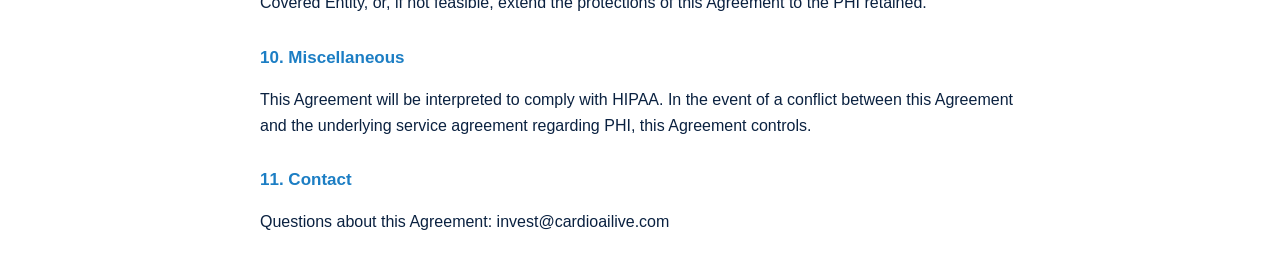
<file: backend/frontend/legal/baa.html>
<!DOCTYPE html>
<html lang="en">
<head>
<meta charset="UTF-8">
<title>CardioAI Pro — Business Associate Agreement</title>
<style>
  body { max-width: 760px; margin: 40px auto; padding: 0 24px; font-family: Arial, sans-serif; color: #0A2140; line-height: 1.6; }
  h1 { font-size: 24px; } h2 { font-size: 17px; margin-top: 28px; color: #1C7EC4; }
  .draft-notice { background: #FDEDEA; border-left: 4px solid #C0392B; padding: 14px 16px; font-size: 14px; margin-bottom: 24px; }
  .draft-notice strong { display: block; margin-bottom: 6px; }
</style>
</head>
<body>
<h1>Business Associate Agreement</h1>
<p style="font-size: 13px; color: #6A90AB; margin-top: -8px; margin-bottom: 24px;">Last updated: September 2026.</p>
<div style="background: #EAF5FC; border-radius: 8px; padding: 14px 16px; margin-bottom: 24px; display: flex; align-items: center; gap: 16px; font-size: 14px;">
  <strong style="color: #0A2140;">Share &amp; Export:</strong>
  <a href="/legal/exports/baa.pdf" download style="color: #1C7EC4; font-weight: 600;">Download PDF</a>
  <a href="/legal/exports/baa.docx" download style="color: #1C7EC4; font-weight: 600;">Download Word</a>
</div>

<h2>1. Parties</h2>
<p>This Business Associate Agreement ("Agreement") is entered into between the covered entity identified at account registration ("Covered Entity") and Cardio AI Corp, operator of CardioAI Pro ("Business Associate").</p>

<h2>2. Definitions</h2>
<p>Terms used but not otherwise defined in this Agreement have the meanings assigned in the HIPAA Privacy, Security, and Breach Notification Rules, including "Protected Health Information" (PHI), "Electronic PHI" (ePHI), "Required by Law," "Secretary," and "Subcontractor."</p>

<h2>3. Permitted Uses and Disclosures of PHI</h2>
<p>Business Associate may use or disclose PHI only as necessary to perform the services described in the underlying service agreement with Covered Entity, or as Required by Law. Business Associate may not use or disclose PHI in a manner that would violate the Privacy Rule if done by Covered Entity, except as permitted for Business Associate's own proper management and administration.</p>

<h2>4. Safeguards</h2>
<p>Business Associate will implement administrative, physical, and technical safeguards that reasonably and appropriately protect the confidentiality, integrity, and availability of ePHI, consistent with the HIPAA Security Rule. Technical safeguards currently implemented in this system include: role-based access control enforced server-side, hashed password storage, signed session tokens delivered via httpOnly cookies, and encrypted connections. <strong>Not yet implemented, and required before this section can be honestly represented as satisfied: audit logging of PHI access at the record level, encryption-at-rest verification for all storage backends in active use, and a documented risk assessment.</strong></p>

<h2>5. Reporting of Breaches and Security Incidents</h2>
<p>Business Associate will report to Covered Entity any use or disclosure of PHI not permitted by this Agreement, including breaches of unsecured PHI, without unreasonable delay and in no case later than the timeframe required by the Breach Notification Rule.</p>

<h2>6. Subcontractors</h2>
<p>Business Associate will ensure that any subcontractor that creates, receives, maintains, or transmits PHI on its behalf agrees to the same restrictions and conditions that apply to Business Associate under this Agreement, including Render (application hosting) and Cloudflare (document storage).</p>

<h2>7. Access, Amendment, and Accounting</h2>
<p>Business Associate will make PHI available to Covered Entity as necessary to satisfy Covered Entity's obligations to provide individuals with access to, amendment of, and an accounting of disclosures of their PHI under the Privacy Rule.</p>

<h2>8. Minimum Necessary</h2>
<p>Business Associate will request, use, and disclose only the minimum necessary PHI to accomplish the intended purpose.</p>

<h2>9. Term and Termination</h2>
<p>This Agreement is effective as of the date of execution and terminates upon termination of the underlying service agreement. Upon termination, Business Associate will return or destroy all PHI received from Covered Entity, or, if not feasible, extend the protections of this Agreement to the PHI retained.</p>

<h2>10. Miscellaneous</h2>
<p>This Agreement will be interpreted to comply with HIPAA. In the event of a conflict between this Agreement and the underlying service agreement regarding PHI, this Agreement controls.</p>

<h2>11. Contact</h2>
<p>Questions about this Agreement: invest@cardioailive.com</p>
</body>
</html>
</file>
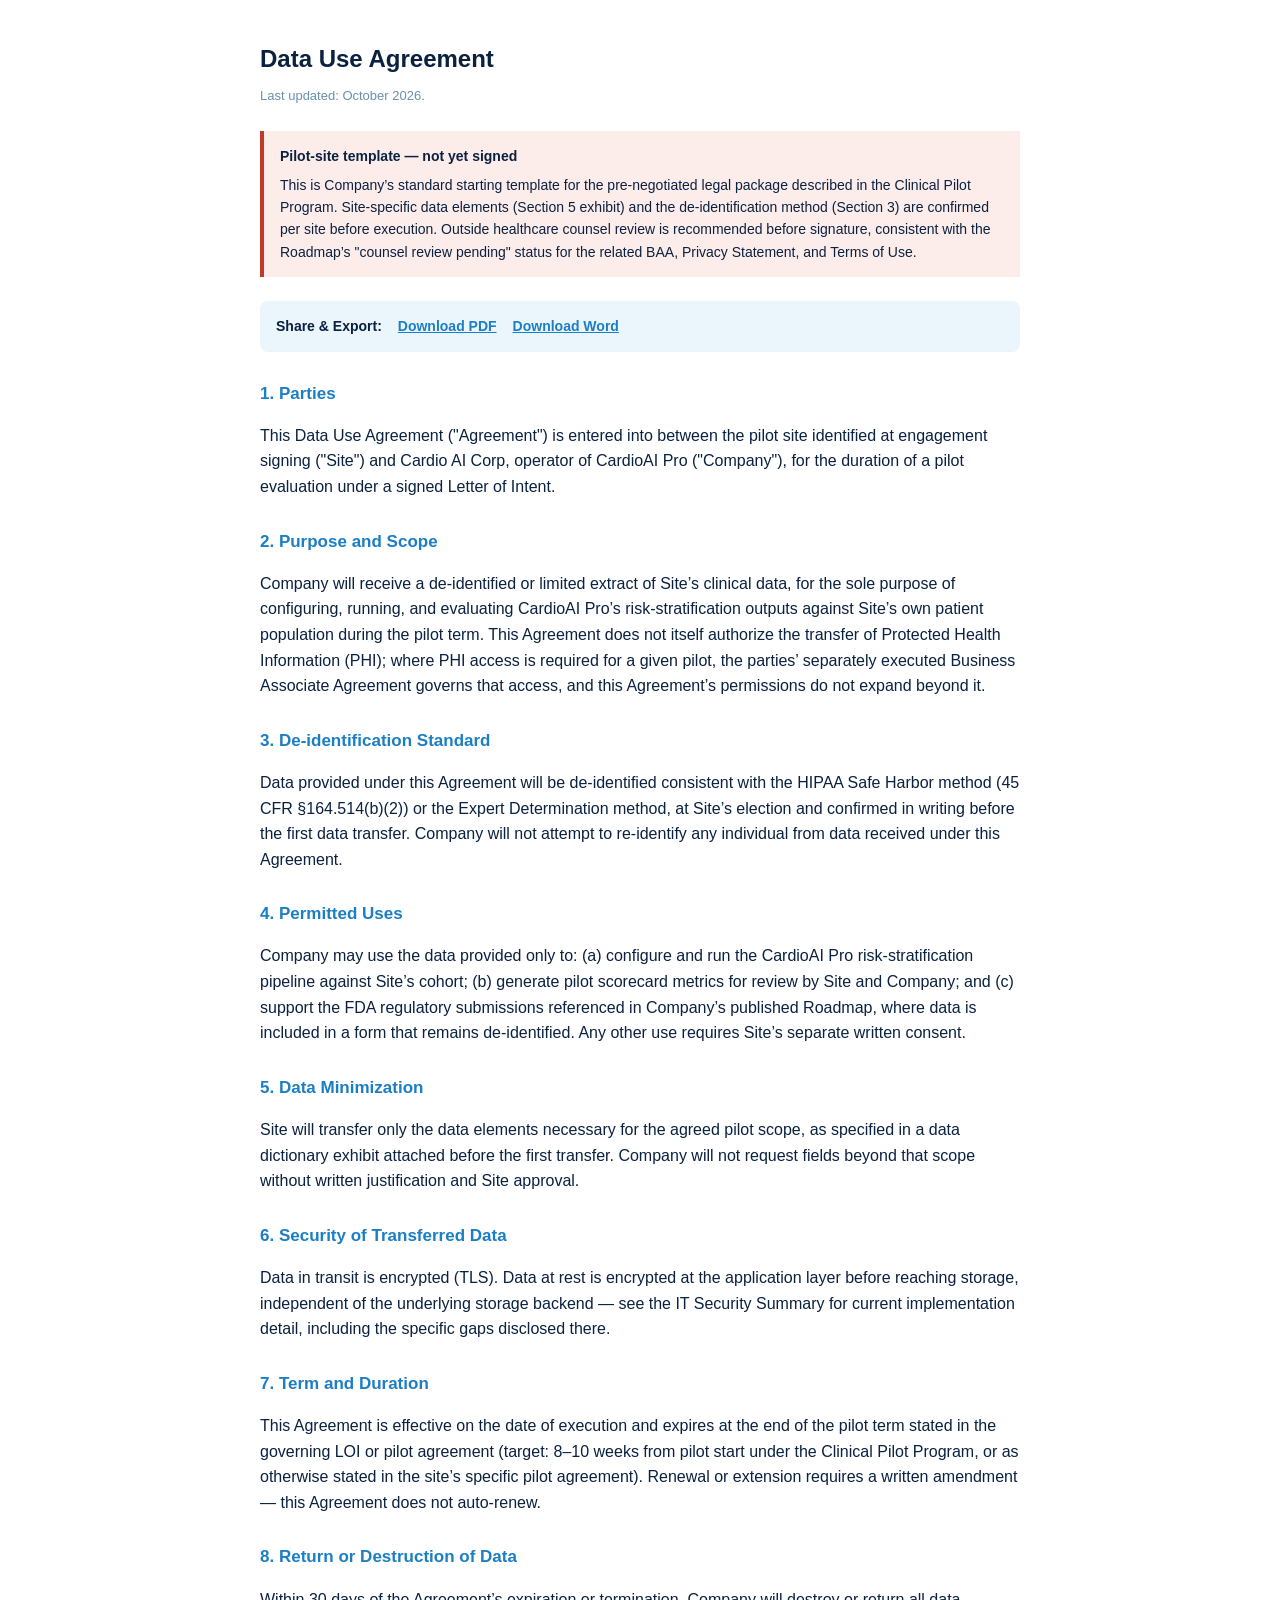
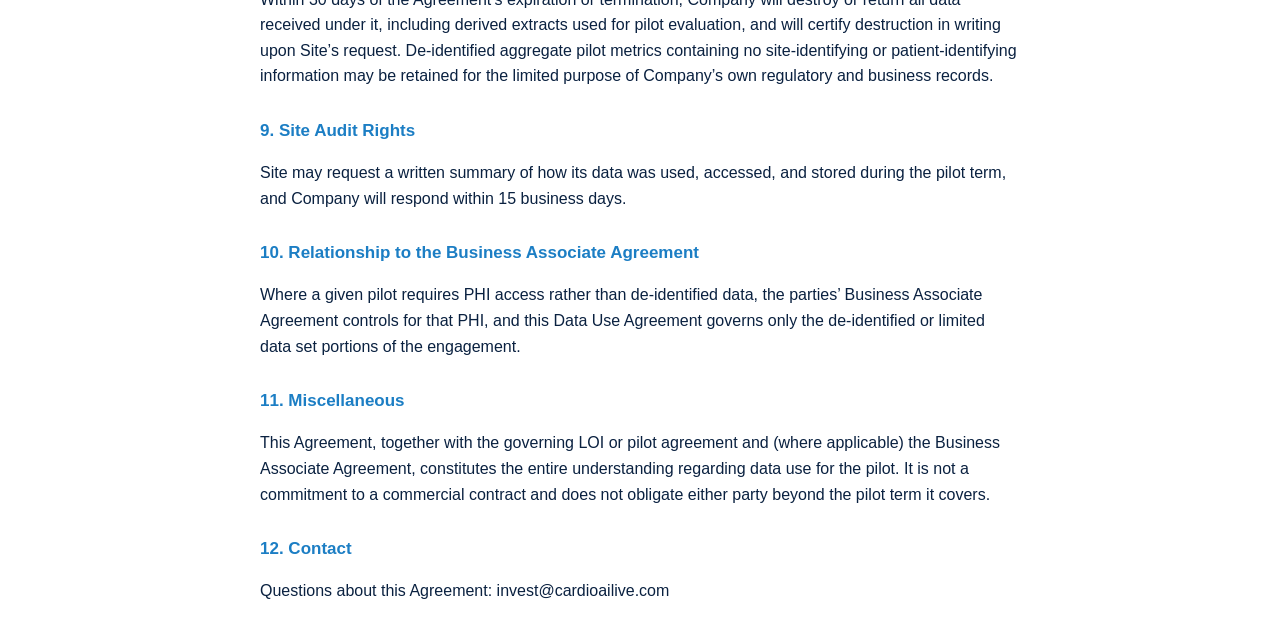
<file: backend/frontend/legal/data-use-agreement.html>
<!DOCTYPE html>
<html lang="en">
<head>
<meta charset="UTF-8">
<title>CardioAI Pro — Data Use Agreement</title>
<style>
  body { max-width: 760px; margin: 40px auto; padding: 0 24px; font-family: Arial, sans-serif; color: #0A2140; line-height: 1.6; }
  h1 { font-size: 24px; } h2 { font-size: 17px; margin-top: 28px; color: #1C7EC4; }
  .draft-notice { background: #FDEDEA; border-left: 4px solid #C0392B; padding: 14px 16px; font-size: 14px; margin-bottom: 24px; }
  .draft-notice strong { display: block; margin-bottom: 6px; }
</style>
</head>
<body>
<h1>Data Use Agreement</h1>
<p style="font-size: 13px; color: #6A90AB; margin-top: -8px; margin-bottom: 24px;">Last updated: October 2026.</p>
<div class="draft-notice"><strong>Pilot-site template — not yet signed</strong> This is Company’s standard starting template for the pre-negotiated legal package described in the Clinical Pilot Program. Site-specific data elements (Section 5 exhibit) and the de-identification method (Section 3) are confirmed per site before execution. Outside healthcare counsel review is recommended before signature, consistent with the Roadmap’s "counsel review pending" status for the related BAA, Privacy Statement, and Terms of Use.</div>
<div style="background: #EAF5FC; border-radius: 8px; padding: 14px 16px; margin-bottom: 24px; display: flex; align-items: center; gap: 16px; font-size: 14px;">
  <strong style="color: #0A2140;">Share &amp; Export:</strong>
  <a href="/legal/exports/data-use-agreement.pdf" download style="color: #1C7EC4; font-weight: 600;">Download PDF</a>
  <a href="/legal/exports/data-use-agreement.docx" download style="color: #1C7EC4; font-weight: 600;">Download Word</a>
</div>

<h2>1. Parties</h2>
<p>This Data Use Agreement ("Agreement") is entered into between the pilot site identified at engagement signing ("Site") and Cardio AI Corp, operator of CardioAI Pro ("Company"), for the duration of a pilot evaluation under a signed Letter of Intent.</p>

<h2>2. Purpose and Scope</h2>
<p>Company will receive a de-identified or limited extract of Site’s clinical data, for the sole purpose of configuring, running, and evaluating CardioAI Pro’s risk-stratification outputs against Site’s own patient population during the pilot term. This Agreement does not itself authorize the transfer of Protected Health Information (PHI); where PHI access is required for a given pilot, the parties’ separately executed Business Associate Agreement governs that access, and this Agreement’s permissions do not expand beyond it.</p>

<h2>3. De-identification Standard</h2>
<p>Data provided under this Agreement will be de-identified consistent with the HIPAA Safe Harbor method (45 CFR §164.514(b)(2)) or the Expert Determination method, at Site’s election and confirmed in writing before the first data transfer. Company will not attempt to re-identify any individual from data received under this Agreement.</p>

<h2>4. Permitted Uses</h2>
<p>Company may use the data provided only to: (a) configure and run the CardioAI Pro risk-stratification pipeline against Site’s cohort; (b) generate pilot scorecard metrics for review by Site and Company; and (c) support the FDA regulatory submissions referenced in Company’s published Roadmap, where data is included in a form that remains de-identified. Any other use requires Site’s separate written consent.</p>

<h2>5. Data Minimization</h2>
<p>Site will transfer only the data elements necessary for the agreed pilot scope, as specified in a data dictionary exhibit attached before the first transfer. Company will not request fields beyond that scope without written justification and Site approval.</p>

<h2>6. Security of Transferred Data</h2>
<p>Data in transit is encrypted (TLS). Data at rest is encrypted at the application layer before reaching storage, independent of the underlying storage backend — see the IT Security Summary for current implementation detail, including the specific gaps disclosed there.</p>

<h2>7. Term and Duration</h2>
<p>This Agreement is effective on the date of execution and expires at the end of the pilot term stated in the governing LOI or pilot agreement (target: 8–10 weeks from pilot start under the Clinical Pilot Program, or as otherwise stated in the site’s specific pilot agreement). Renewal or extension requires a written amendment — this Agreement does not auto-renew.</p>

<h2>8. Return or Destruction of Data</h2>
<p>Within 30 days of the Agreement’s expiration or termination, Company will destroy or return all data received under it, including derived extracts used for pilot evaluation, and will certify destruction in writing upon Site’s request. De-identified aggregate pilot metrics containing no site-identifying or patient-identifying information may be retained for the limited purpose of Company’s own regulatory and business records.</p>

<h2>9. Site Audit Rights</h2>
<p>Site may request a written summary of how its data was used, accessed, and stored during the pilot term, and Company will respond within 15 business days.</p>

<h2>10. Relationship to the Business Associate Agreement</h2>
<p>Where a given pilot requires PHI access rather than de-identified data, the parties’ Business Associate Agreement controls for that PHI, and this Data Use Agreement governs only the de-identified or limited data set portions of the engagement.</p>

<h2>11. Miscellaneous</h2>
<p>This Agreement, together with the governing LOI or pilot agreement and (where applicable) the Business Associate Agreement, constitutes the entire understanding regarding data use for the pilot. It is not a commitment to a commercial contract and does not obligate either party beyond the pilot term it covers.</p>

<h2>12. Contact</h2>
<p>Questions about this Agreement: invest@cardioailive.com</p>

</body>
</html>
</file>
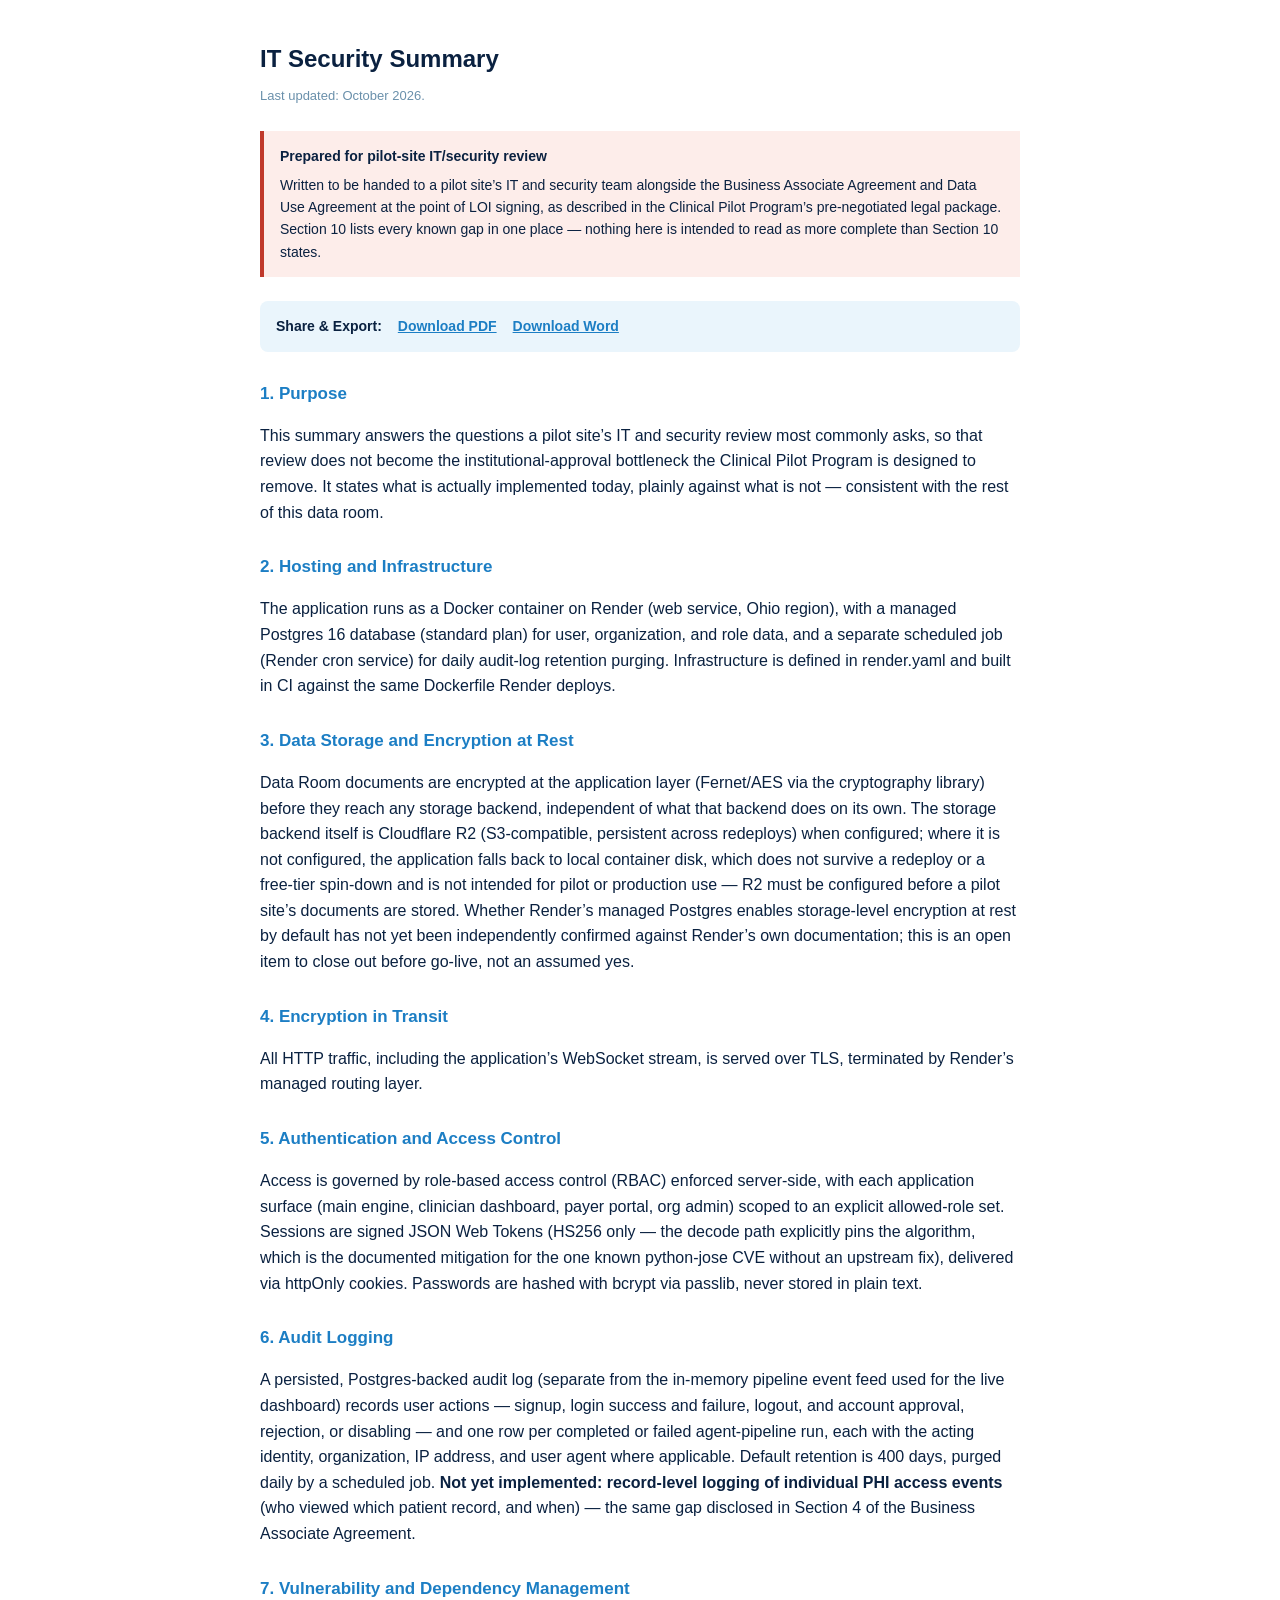
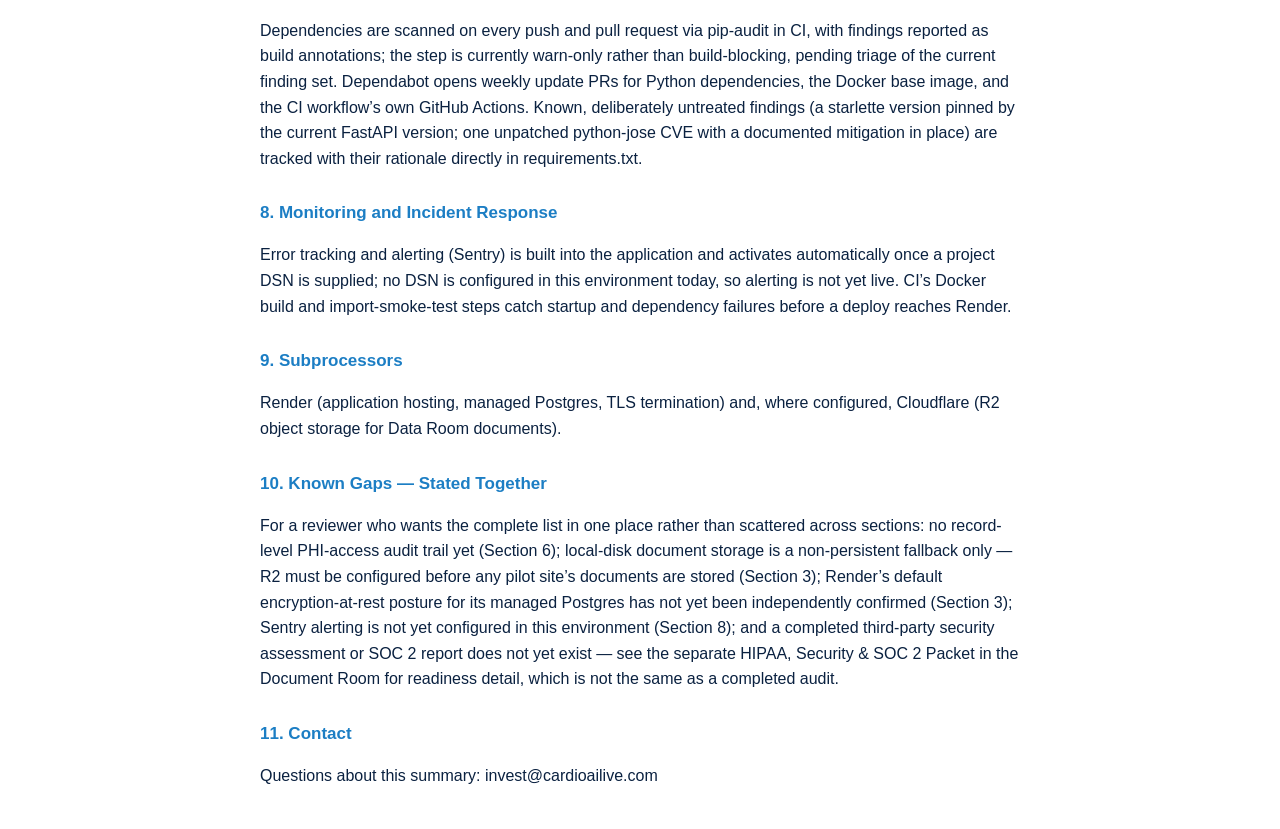
<file: backend/frontend/legal/it-security-summary.html>
<!DOCTYPE html>
<html lang="en">
<head>
<meta charset="UTF-8">
<title>CardioAI Pro — IT Security Summary</title>
<style>
  body { max-width: 760px; margin: 40px auto; padding: 0 24px; font-family: Arial, sans-serif; color: #0A2140; line-height: 1.6; }
  h1 { font-size: 24px; } h2 { font-size: 17px; margin-top: 28px; color: #1C7EC4; }
  .draft-notice { background: #FDEDEA; border-left: 4px solid #C0392B; padding: 14px 16px; font-size: 14px; margin-bottom: 24px; }
  .draft-notice strong { display: block; margin-bottom: 6px; }
</style>
</head>
<body>
<h1>IT Security Summary</h1>
<p style="font-size: 13px; color: #6A90AB; margin-top: -8px; margin-bottom: 24px;">Last updated: October 2026.</p>
<div class="draft-notice"><strong>Prepared for pilot-site IT/security review</strong> Written to be handed to a pilot site’s IT and security team alongside the Business Associate Agreement and Data Use Agreement at the point of LOI signing, as described in the Clinical Pilot Program’s pre-negotiated legal package. Section 10 lists every known gap in one place — nothing here is intended to read as more complete than Section 10 states.</div>
<div style="background: #EAF5FC; border-radius: 8px; padding: 14px 16px; margin-bottom: 24px; display: flex; align-items: center; gap: 16px; font-size: 14px;">
  <strong style="color: #0A2140;">Share &amp; Export:</strong>
  <a href="/legal/exports/it-security-summary.pdf" download style="color: #1C7EC4; font-weight: 600;">Download PDF</a>
  <a href="/legal/exports/it-security-summary.docx" download style="color: #1C7EC4; font-weight: 600;">Download Word</a>
</div>

<h2>1. Purpose</h2>
<p>This summary answers the questions a pilot site’s IT and security review most commonly asks, so that review does not become the institutional-approval bottleneck the Clinical Pilot Program is designed to remove. It states what is actually implemented today, plainly against what is not — consistent with the rest of this data room.</p>

<h2>2. Hosting and Infrastructure</h2>
<p>The application runs as a Docker container on Render (web service, Ohio region), with a managed Postgres 16 database (standard plan) for user, organization, and role data, and a separate scheduled job (Render cron service) for daily audit-log retention purging. Infrastructure is defined in render.yaml and built in CI against the same Dockerfile Render deploys.</p>

<h2>3. Data Storage and Encryption at Rest</h2>
<p>Data Room documents are encrypted at the application layer (Fernet/AES via the cryptography library) before they reach any storage backend, independent of what that backend does on its own. The storage backend itself is Cloudflare R2 (S3-compatible, persistent across redeploys) when configured; where it is not configured, the application falls back to local container disk, which does not survive a redeploy or a free-tier spin-down and is not intended for pilot or production use — R2 must be configured before a pilot site’s documents are stored. Whether Render’s managed Postgres enables storage-level encryption at rest by default has not yet been independently confirmed against Render’s own documentation; this is an open item to close out before go-live, not an assumed yes.</p>

<h2>4. Encryption in Transit</h2>
<p>All HTTP traffic, including the application’s WebSocket stream, is served over TLS, terminated by Render’s managed routing layer.</p>

<h2>5. Authentication and Access Control</h2>
<p>Access is governed by role-based access control (RBAC) enforced server-side, with each application surface (main engine, clinician dashboard, payer portal, org admin) scoped to an explicit allowed-role set. Sessions are signed JSON Web Tokens (HS256 only — the decode path explicitly pins the algorithm, which is the documented mitigation for the one known python-jose CVE without an upstream fix), delivered via httpOnly cookies. Passwords are hashed with bcrypt via passlib, never stored in plain text.</p>

<h2>6. Audit Logging</h2>
<p>A persisted, Postgres-backed audit log (separate from the in-memory pipeline event feed used for the live dashboard) records user actions — signup, login success and failure, logout, and account approval, rejection, or disabling — and one row per completed or failed agent-pipeline run, each with the acting identity, organization, IP address, and user agent where applicable. Default retention is 400 days, purged daily by a scheduled job. <strong>Not yet implemented: record-level logging of individual PHI access events</strong> (who viewed which patient record, and when) — the same gap disclosed in Section 4 of the Business Associate Agreement.</p>

<h2>7. Vulnerability and Dependency Management</h2>
<p>Dependencies are scanned on every push and pull request via pip-audit in CI, with findings reported as build annotations; the step is currently warn-only rather than build-blocking, pending triage of the current finding set. Dependabot opens weekly update PRs for Python dependencies, the Docker base image, and the CI workflow’s own GitHub Actions. Known, deliberately untreated findings (a starlette version pinned by the current FastAPI version; one unpatched python-jose CVE with a documented mitigation in place) are tracked with their rationale directly in requirements.txt.</p>

<h2>8. Monitoring and Incident Response</h2>
<p>Error tracking and alerting (Sentry) is built into the application and activates automatically once a project DSN is supplied; no DSN is configured in this environment today, so alerting is not yet live. CI’s Docker build and import-smoke-test steps catch startup and dependency failures before a deploy reaches Render.</p>

<h2>9. Subprocessors</h2>
<p>Render (application hosting, managed Postgres, TLS termination) and, where configured, Cloudflare (R2 object storage for Data Room documents).</p>

<h2>10. Known Gaps — Stated Together</h2>
<p>For a reviewer who wants the complete list in one place rather than scattered across sections: no record-level PHI-access audit trail yet (Section 6); local-disk document storage is a non-persistent fallback only — R2 must be configured before any pilot site’s documents are stored (Section 3); Render’s default encryption-at-rest posture for its managed Postgres has not yet been independently confirmed (Section 3); Sentry alerting is not yet configured in this environment (Section 8); and a completed third-party security assessment or SOC 2 report does not yet exist — see the separate HIPAA, Security &amp; SOC 2 Packet in the Document Room for readiness detail, which is not the same as a completed audit.</p>

<h2>11. Contact</h2>
<p>Questions about this summary: invest@cardioailive.com</p>

</body>
</html>
</file>
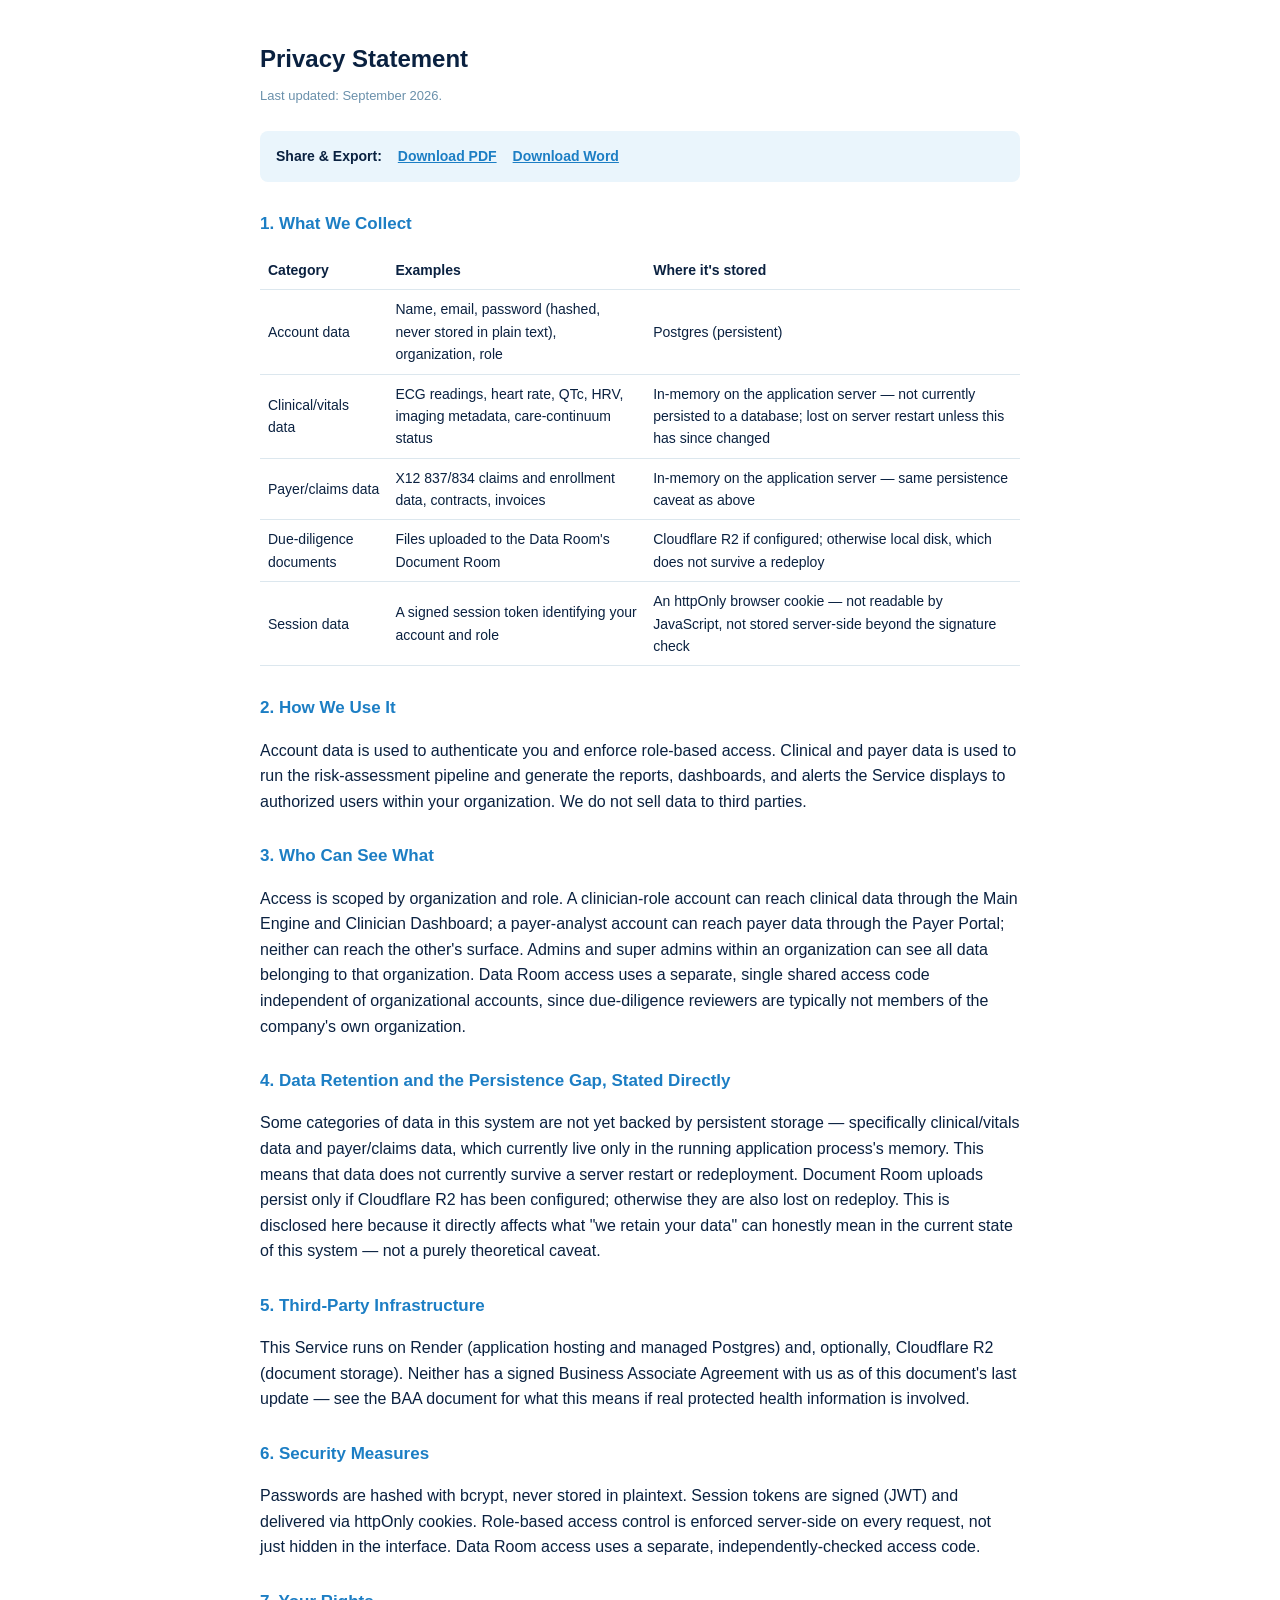
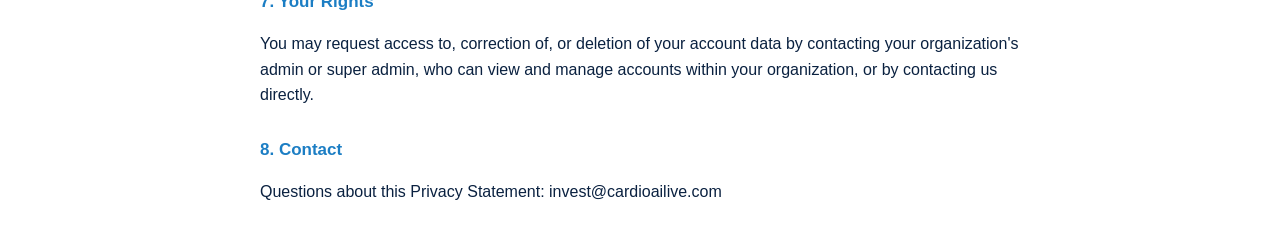
<file: backend/frontend/legal/privacy-statement.html>
<!DOCTYPE html>
<html lang="en">
<head>
<meta charset="UTF-8">
<title>CardioAI Pro — Privacy Statement</title>
<style>
  body { max-width: 760px; margin: 40px auto; padding: 0 24px; font-family: Arial, sans-serif; color: #0A2140; line-height: 1.6; }
  h1 { font-size: 24px; } h2 { font-size: 17px; margin-top: 28px; color: #1C7EC4; }
  .draft-notice { background: #FDF3E3; border-left: 4px solid #C9820A; padding: 12px 16px; font-size: 14px; margin-bottom: 24px; }
  table { width: 100%; border-collapse: collapse; font-size: 14px; margin: 12px 0; }
  th, td { text-align: left; padding: 8px; border-bottom: 1px solid #DCE7EE; }
</style>
</head>
<body>
<h1>Privacy Statement</h1>
<p style="font-size: 13px; color: #6A90AB; margin-top: -8px; margin-bottom: 24px;">Last updated: September 2026.</p>
<div style="background: #EAF5FC; border-radius: 8px; padding: 14px 16px; margin-bottom: 24px; display: flex; align-items: center; gap: 16px; font-size: 14px;">
  <strong style="color: #0A2140;">Share &amp; Export:</strong>
  <a href="/legal/exports/privacy-statement.pdf" download style="color: #1C7EC4; font-weight: 600;">Download PDF</a>
  <a href="/legal/exports/privacy-statement.docx" download style="color: #1C7EC4; font-weight: 600;">Download Word</a>
</div>

<h2>1. What We Collect</h2>
<table>
<tr><th>Category</th><th>Examples</th><th>Where it's stored</th></tr>
<tr><td>Account data</td><td>Name, email, password (hashed, never stored in plain text), organization, role</td><td>Postgres (persistent)</td></tr>
<tr><td>Clinical/vitals data</td><td>ECG readings, heart rate, QTc, HRV, imaging metadata, care-continuum status</td><td>In-memory on the application server — not currently persisted to a database; lost on server restart unless this has since changed</td></tr>
<tr><td>Payer/claims data</td><td>X12 837/834 claims and enrollment data, contracts, invoices</td><td>In-memory on the application server — same persistence caveat as above</td></tr>
<tr><td>Due-diligence documents</td><td>Files uploaded to the Data Room's Document Room</td><td>Cloudflare R2 if configured; otherwise local disk, which does not survive a redeploy</td></tr>
<tr><td>Session data</td><td>A signed session token identifying your account and role</td><td>An httpOnly browser cookie — not readable by JavaScript, not stored server-side beyond the signature check</td></tr>
</table>

<h2>2. How We Use It</h2>
<p>Account data is used to authenticate you and enforce role-based access. Clinical and payer data is used to run the risk-assessment pipeline and generate the reports, dashboards, and alerts the Service displays to authorized users within your organization. We do not sell data to third parties.</p>

<h2>3. Who Can See What</h2>
<p>Access is scoped by organization and role. A clinician-role account can reach clinical data through the Main Engine and Clinician Dashboard; a payer-analyst account can reach payer data through the Payer Portal; neither can reach the other's surface. Admins and super admins within an organization can see all data belonging to that organization. Data Room access uses a separate, single shared access code independent of organizational accounts, since due-diligence reviewers are typically not members of the company's own organization.</p>

<h2>4. Data Retention and the Persistence Gap, Stated Directly</h2>
<p>Some categories of data in this system are not yet backed by persistent storage — specifically clinical/vitals data and payer/claims data, which currently live only in the running application process's memory. This means that data does not currently survive a server restart or redeployment. Document Room uploads persist only if Cloudflare R2 has been configured; otherwise they are also lost on redeploy. This is disclosed here because it directly affects what "we retain your data" can honestly mean in the current state of this system — not a purely theoretical caveat.</p>

<h2>5. Third-Party Infrastructure</h2>
<p>This Service runs on Render (application hosting and managed Postgres) and, optionally, Cloudflare R2 (document storage). Neither has a signed Business Associate Agreement with us as of this document's last update — see the BAA document for what this means if real protected health information is involved.</p>

<h2>6. Security Measures</h2>
<p>Passwords are hashed with bcrypt, never stored in plaintext. Session tokens are signed (JWT) and delivered via httpOnly cookies. Role-based access control is enforced server-side on every request, not just hidden in the interface. Data Room access uses a separate, independently-checked access code.</p>

<h2>7. Your Rights</h2>
<p>You may request access to, correction of, or deletion of your account data by contacting your organization's admin or super admin, who can view and manage accounts within your organization, or by contacting us directly.</p>

<h2>8. Contact</h2>
<p>Questions about this Privacy Statement: invest@cardioailive.com</p>
</body>
</html>
</file>
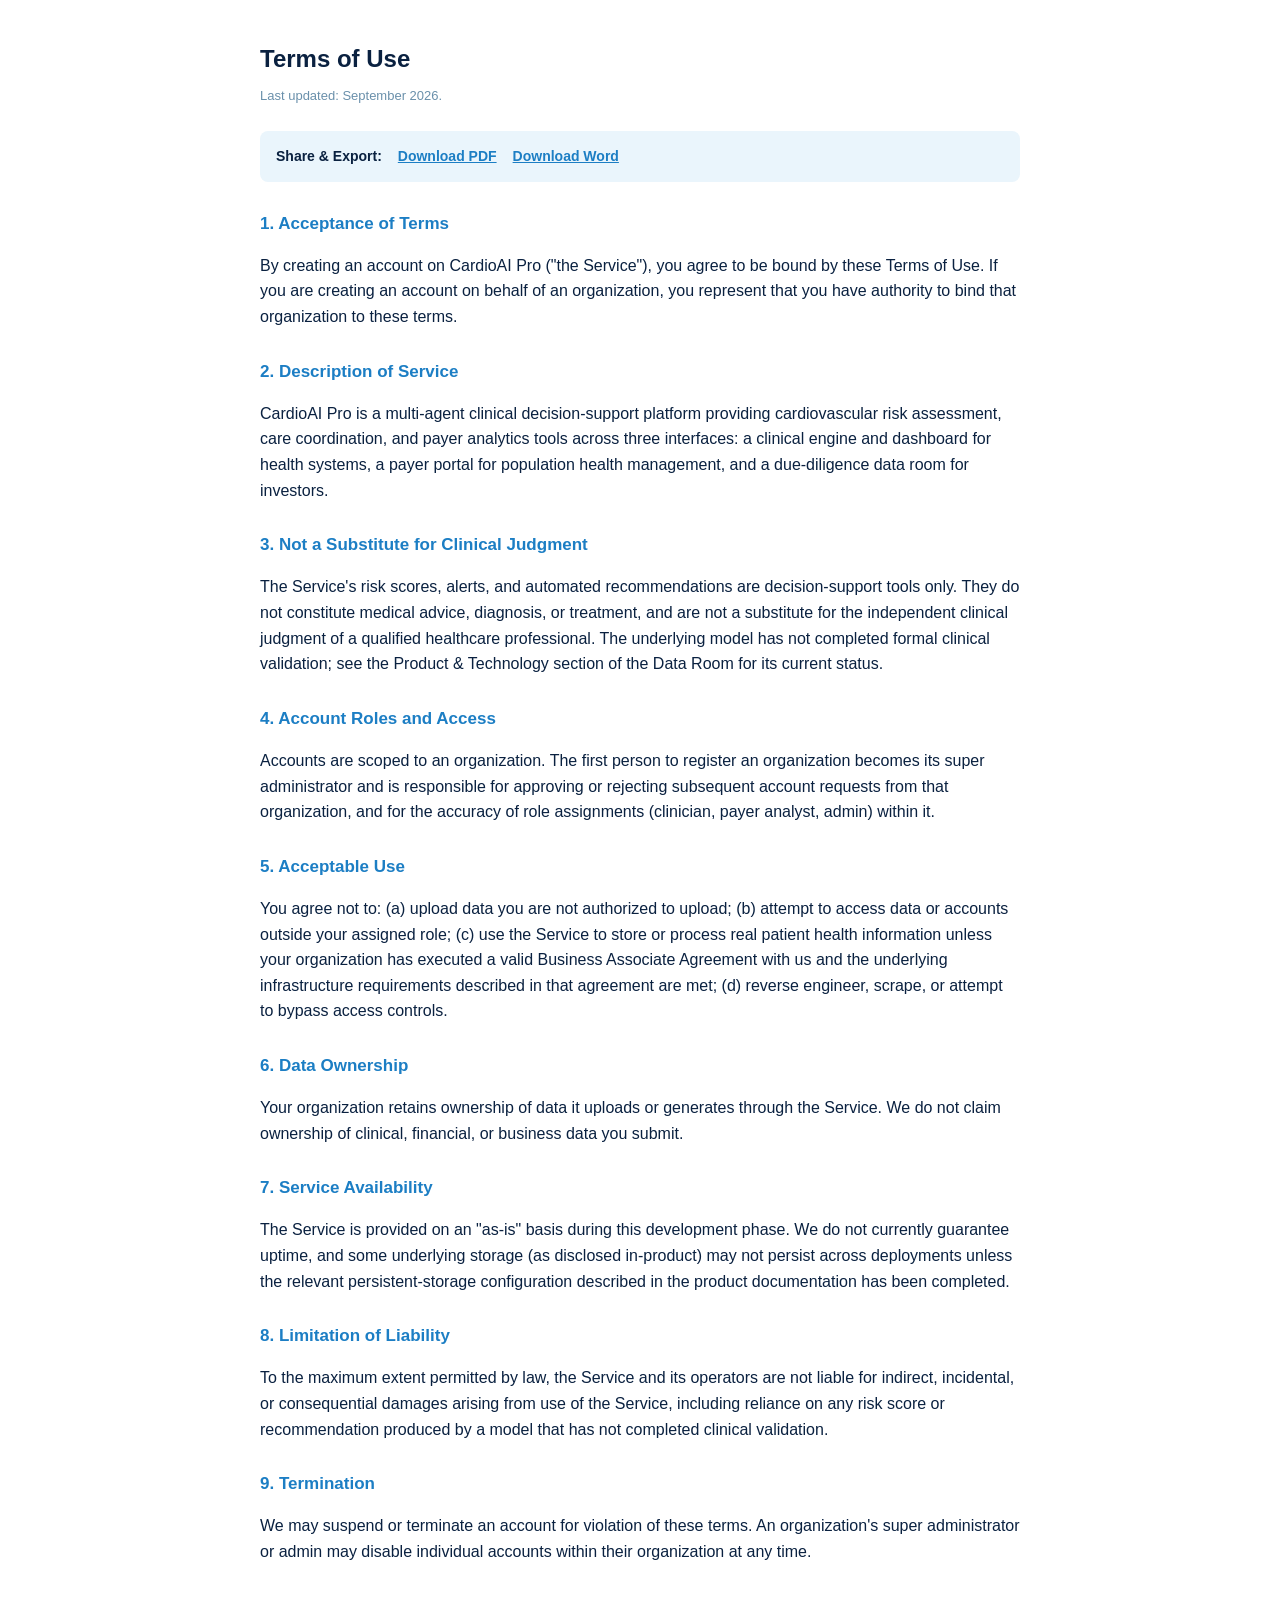
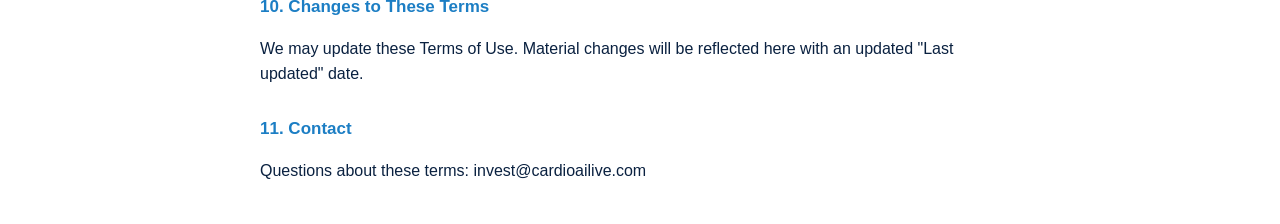
<file: backend/frontend/legal/terms-of-use.html>
<!DOCTYPE html>
<html lang="en">
<head>
<meta charset="UTF-8">
<title>CardioAI Pro — Terms of Use</title>
<style>
  body { max-width: 760px; margin: 40px auto; padding: 0 24px; font-family: Arial, sans-serif; color: #0A2140; line-height: 1.6; }
  h1 { font-size: 24px; } h2 { font-size: 17px; margin-top: 28px; color: #1C7EC4; }
  .draft-notice { background: #FDF3E3; border-left: 4px solid #C9820A; padding: 12px 16px; font-size: 14px; margin-bottom: 24px; }
</style>
</head>
<body>
<h1>Terms of Use</h1>
<p style="font-size: 13px; color: #6A90AB; margin-top: -8px; margin-bottom: 24px;">Last updated: September 2026.</p>
<div style="background: #EAF5FC; border-radius: 8px; padding: 14px 16px; margin-bottom: 24px; display: flex; align-items: center; gap: 16px; font-size: 14px;">
  <strong style="color: #0A2140;">Share &amp; Export:</strong>
  <a href="/legal/exports/terms-of-use.pdf" download style="color: #1C7EC4; font-weight: 600;">Download PDF</a>
  <a href="/legal/exports/terms-of-use.docx" download style="color: #1C7EC4; font-weight: 600;">Download Word</a>
</div>

<h2>1. Acceptance of Terms</h2>
<p>By creating an account on CardioAI Pro ("the Service"), you agree to be bound by these Terms of Use. If you are creating an account on behalf of an organization, you represent that you have authority to bind that organization to these terms.</p>

<h2>2. Description of Service</h2>
<p>CardioAI Pro is a multi-agent clinical decision-support platform providing cardiovascular risk assessment, care coordination, and payer analytics tools across three interfaces: a clinical engine and dashboard for health systems, a payer portal for population health management, and a due-diligence data room for investors.</p>

<h2>3. Not a Substitute for Clinical Judgment</h2>
<p>The Service's risk scores, alerts, and automated recommendations are decision-support tools only. They do not constitute medical advice, diagnosis, or treatment, and are not a substitute for the independent clinical judgment of a qualified healthcare professional. The underlying model has not completed formal clinical validation; see the Product &amp; Technology section of the Data Room for its current status.</p>

<h2>4. Account Roles and Access</h2>
<p>Accounts are scoped to an organization. The first person to register an organization becomes its super administrator and is responsible for approving or rejecting subsequent account requests from that organization, and for the accuracy of role assignments (clinician, payer analyst, admin) within it.</p>

<h2>5. Acceptable Use</h2>
<p>You agree not to: (a) upload data you are not authorized to upload; (b) attempt to access data or accounts outside your assigned role; (c) use the Service to store or process real patient health information unless your organization has executed a valid Business Associate Agreement with us and the underlying infrastructure requirements described in that agreement are met; (d) reverse engineer, scrape, or attempt to bypass access controls.</p>

<h2>6. Data Ownership</h2>
<p>Your organization retains ownership of data it uploads or generates through the Service. We do not claim ownership of clinical, financial, or business data you submit.</p>

<h2>7. Service Availability</h2>
<p>The Service is provided on an "as-is" basis during this development phase. We do not currently guarantee uptime, and some underlying storage (as disclosed in-product) may not persist across deployments unless the relevant persistent-storage configuration described in the product documentation has been completed.</p>

<h2>8. Limitation of Liability</h2>
<p>To the maximum extent permitted by law, the Service and its operators are not liable for indirect, incidental, or consequential damages arising from use of the Service, including reliance on any risk score or recommendation produced by a model that has not completed clinical validation.</p>

<h2>9. Termination</h2>
<p>We may suspend or terminate an account for violation of these terms. An organization's super administrator or admin may disable individual accounts within their organization at any time.</p>

<h2>10. Changes to These Terms</h2>
<p>We may update these Terms of Use. Material changes will be reflected here with an updated "Last updated" date.</p>

<h2>11. Contact</h2>
<p>Questions about these terms: invest@cardioailive.com</p>
</body>
</html>
</file>
